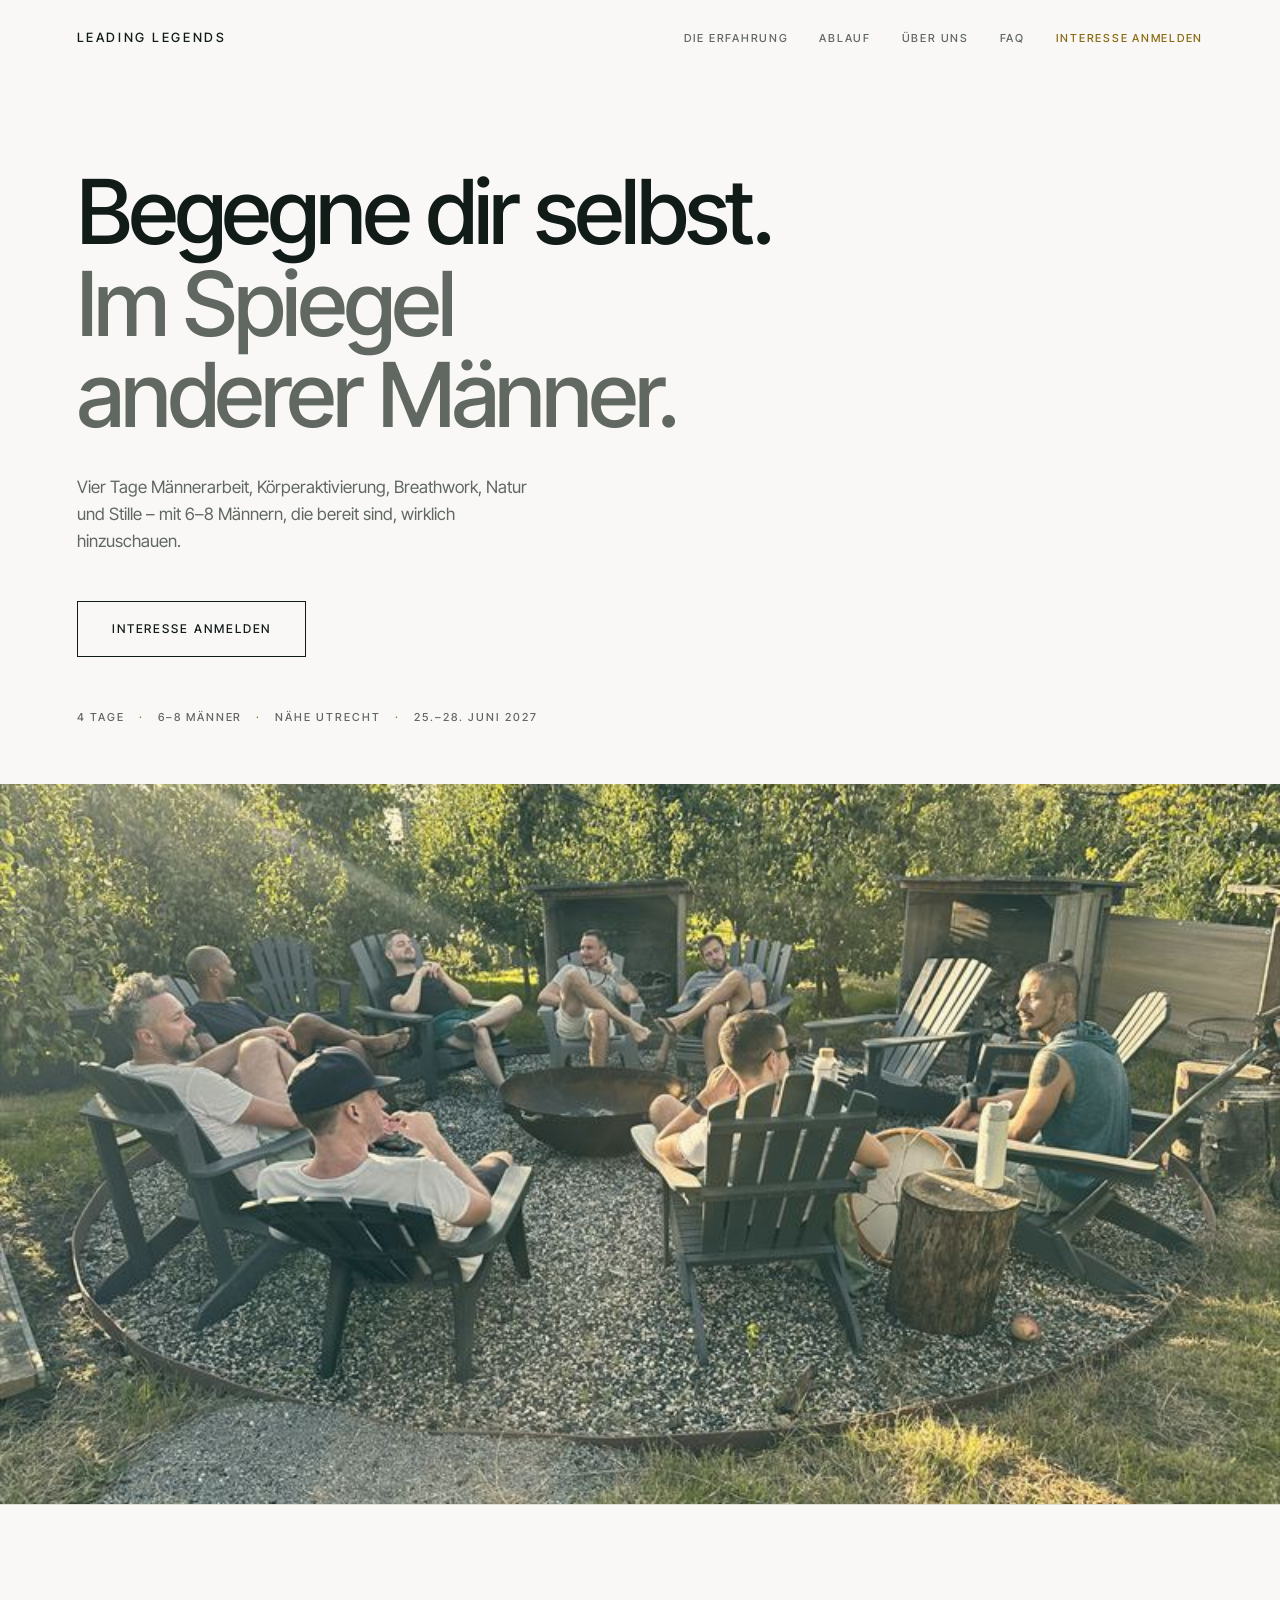
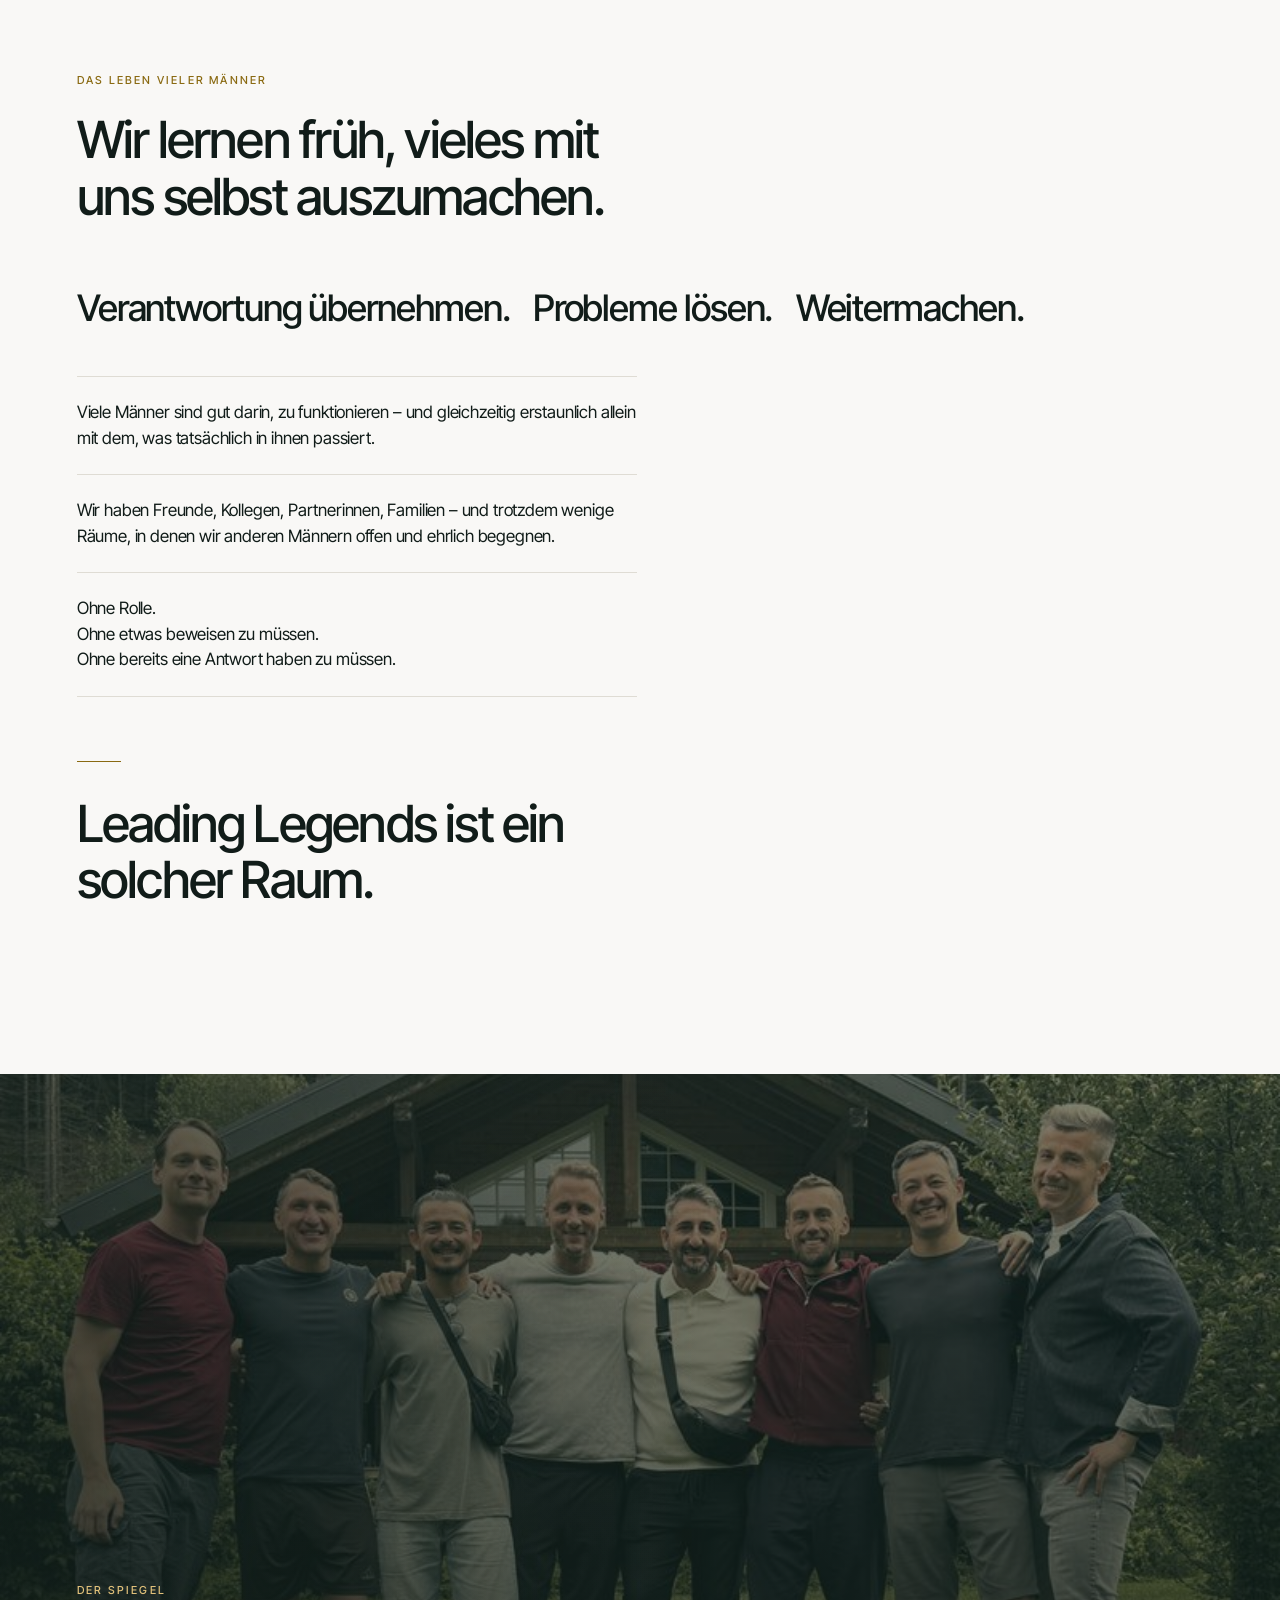
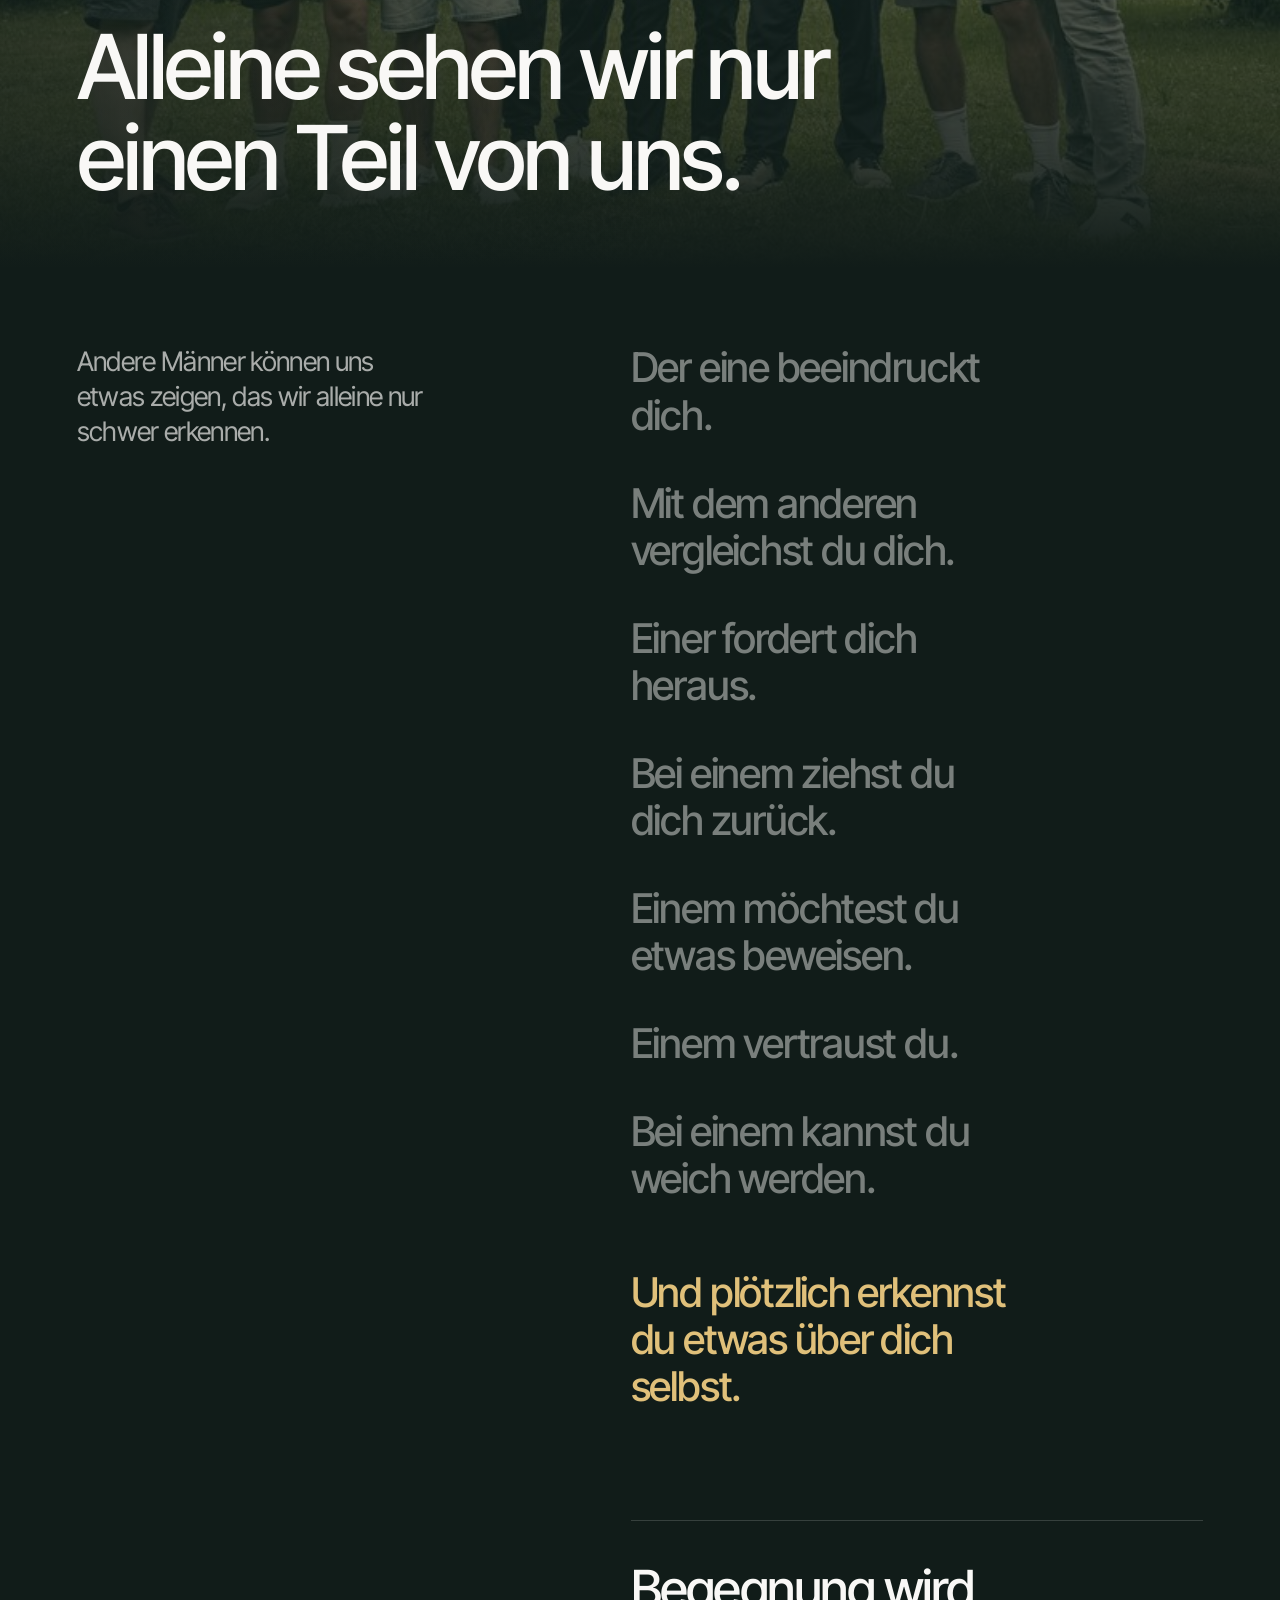
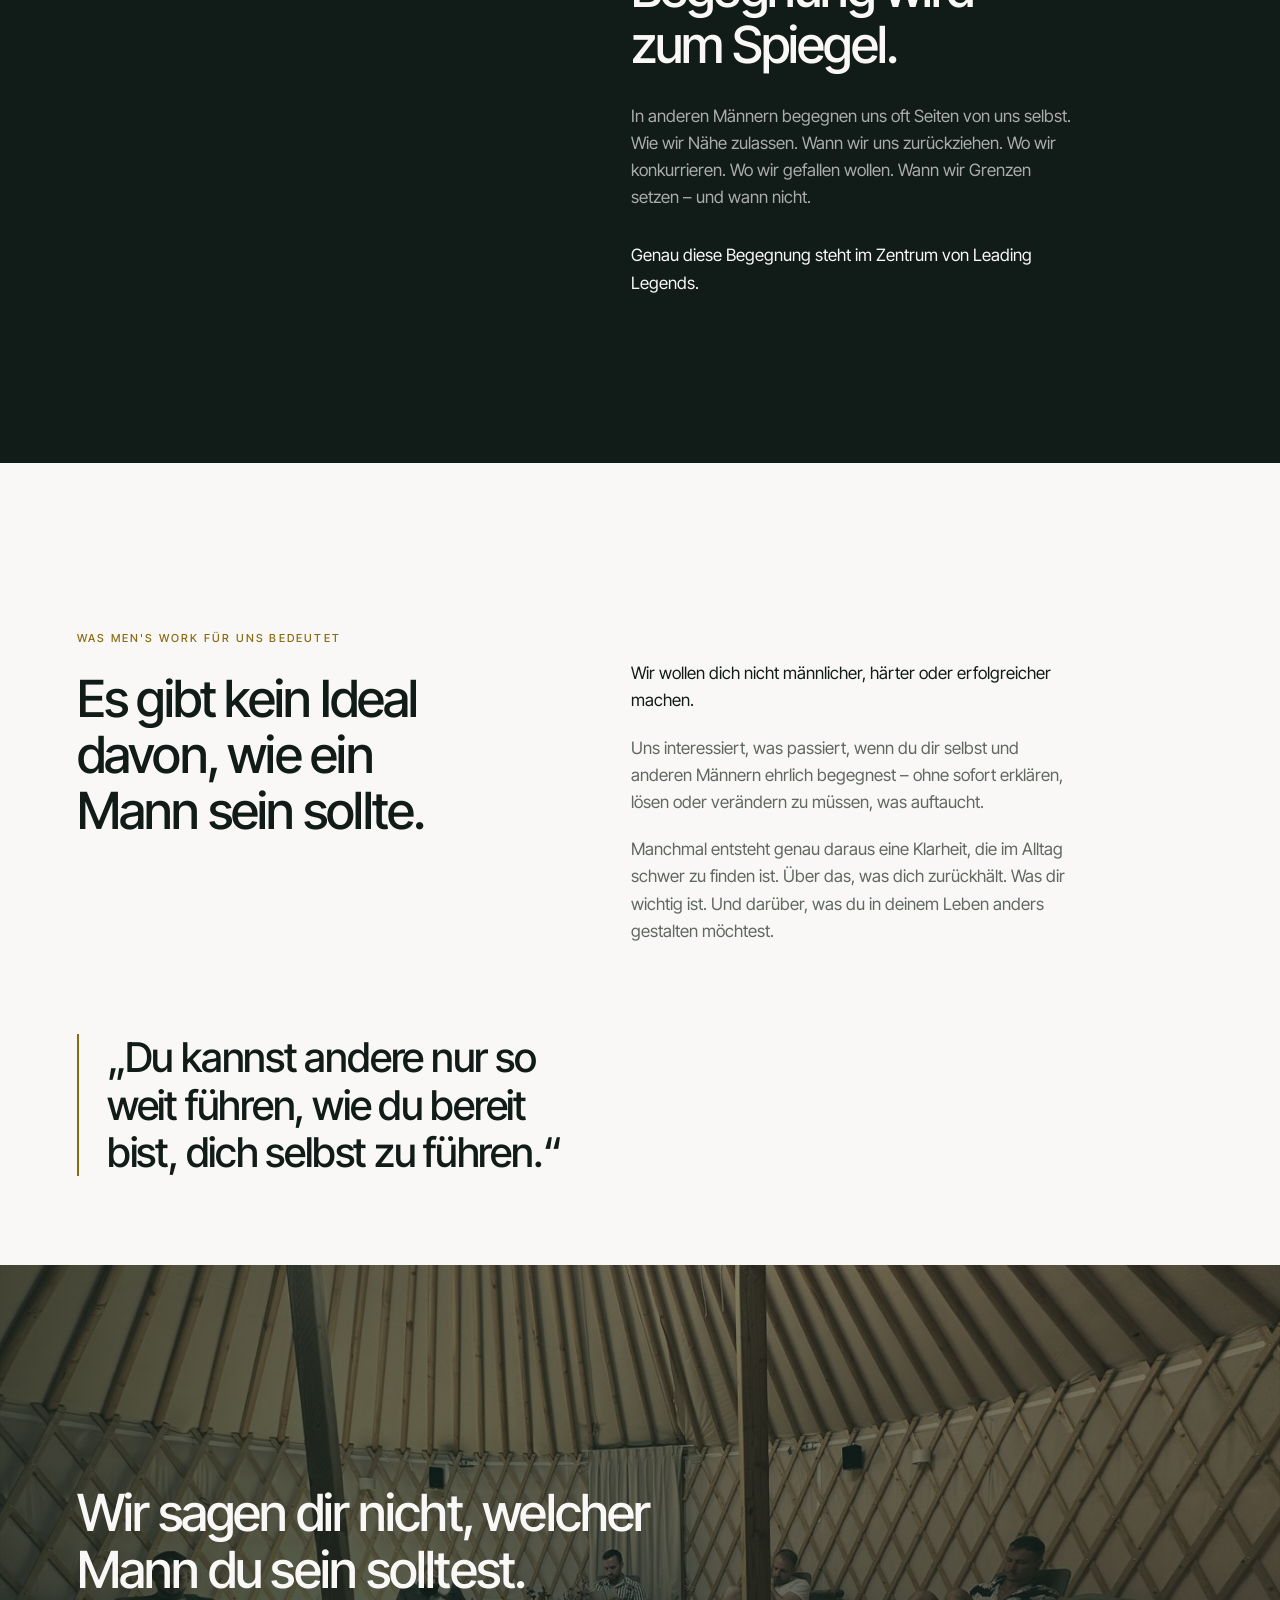
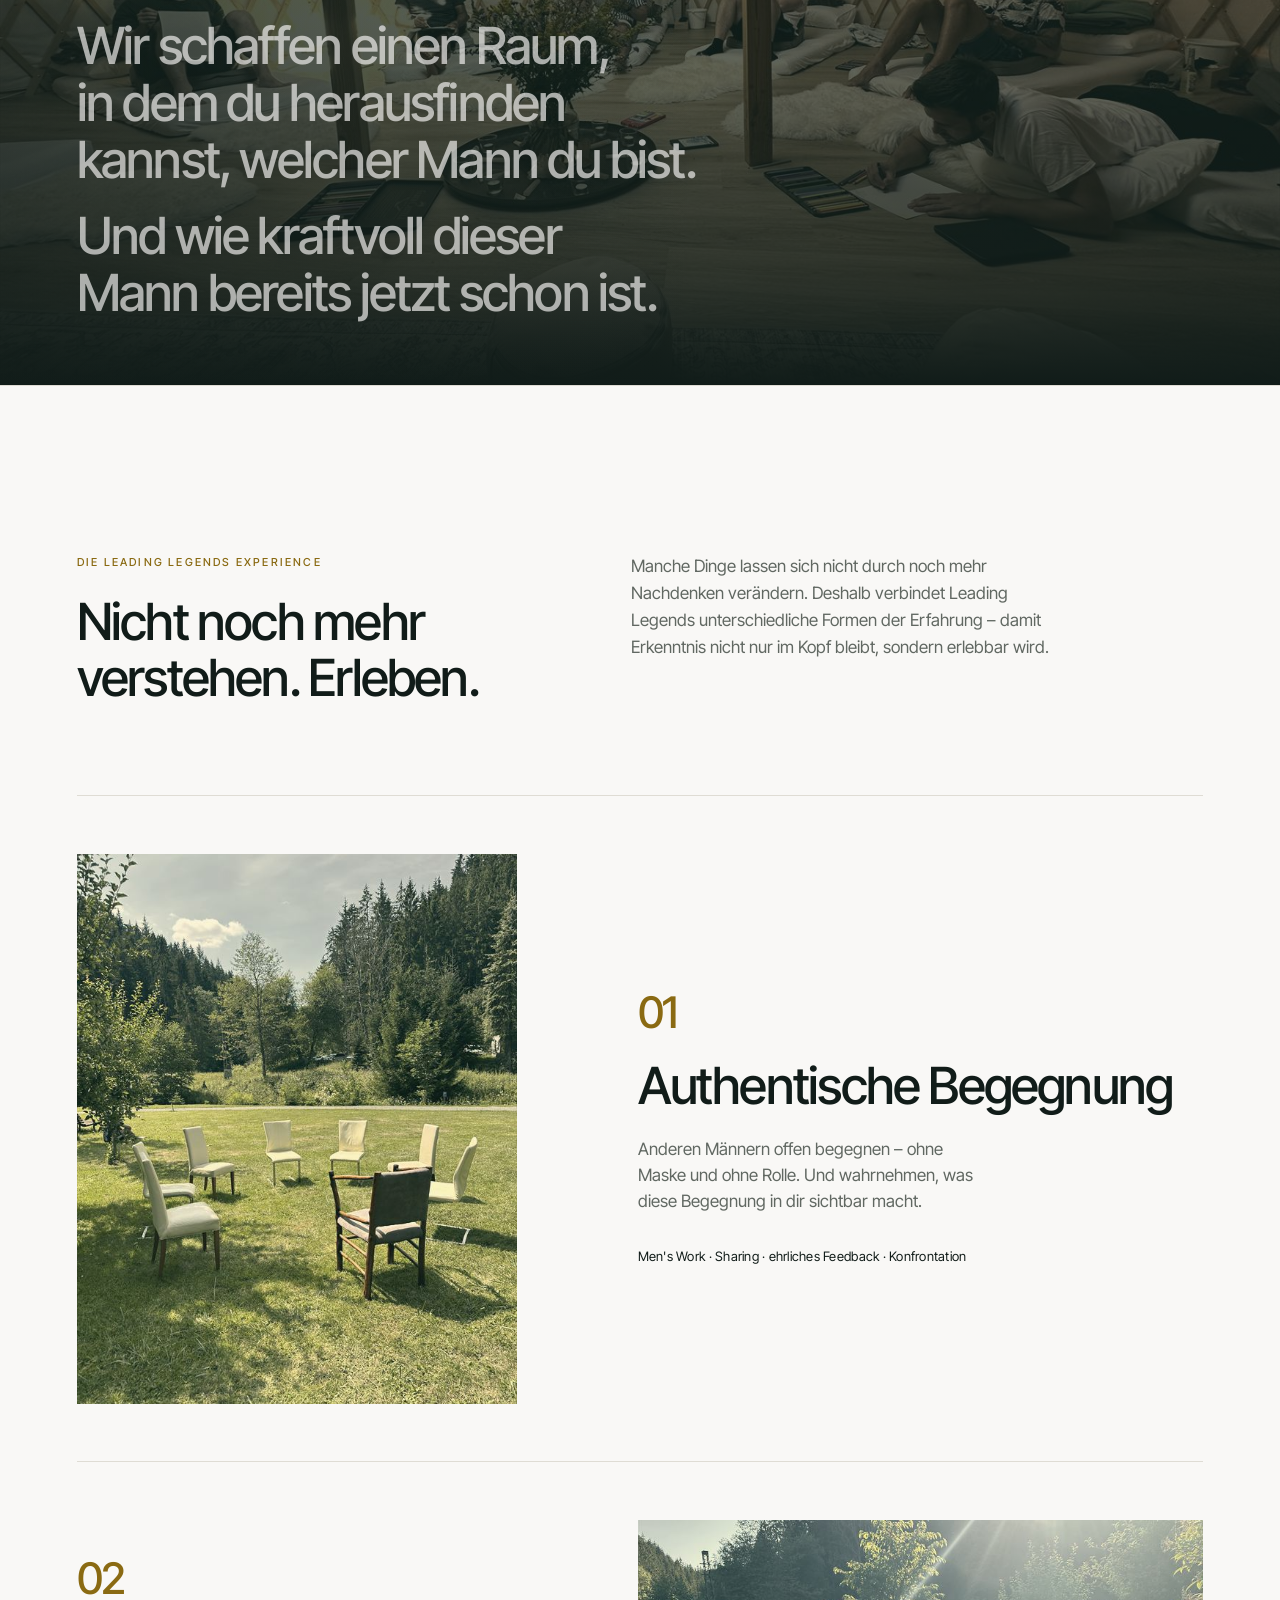
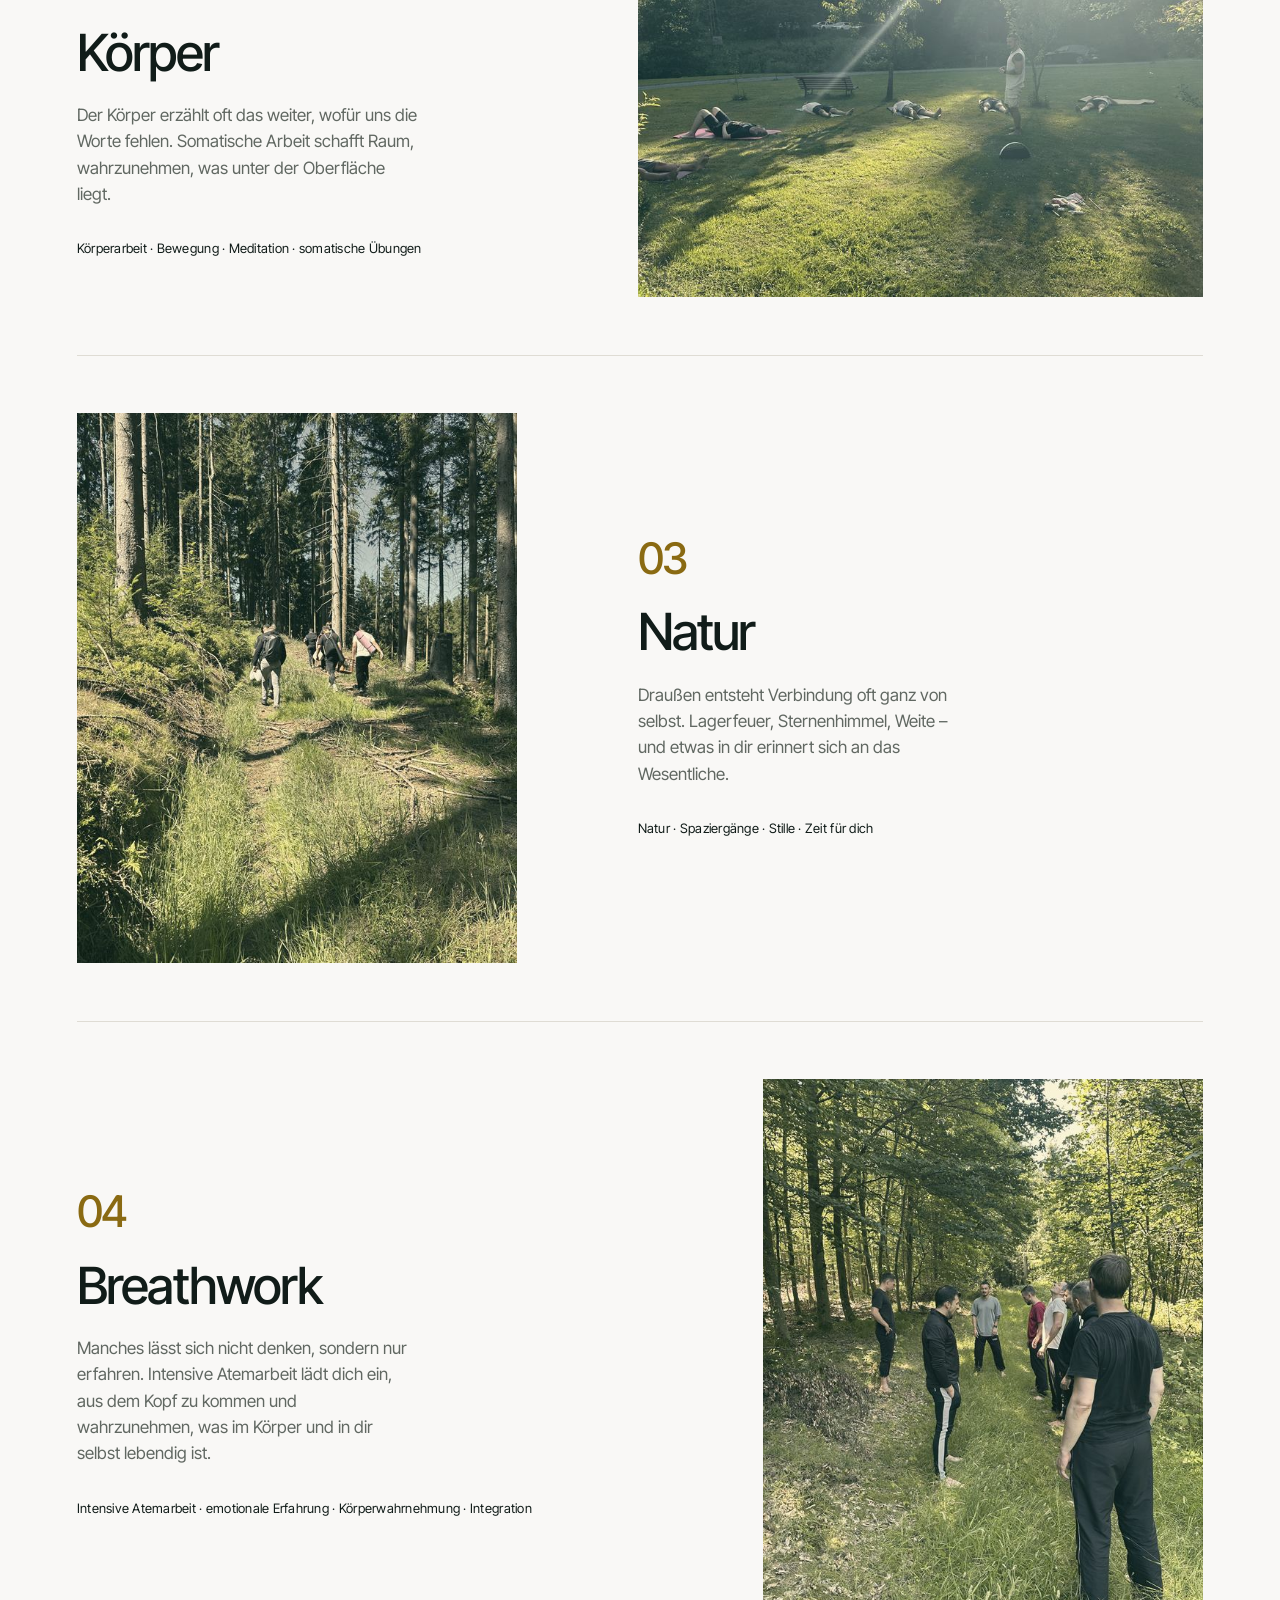
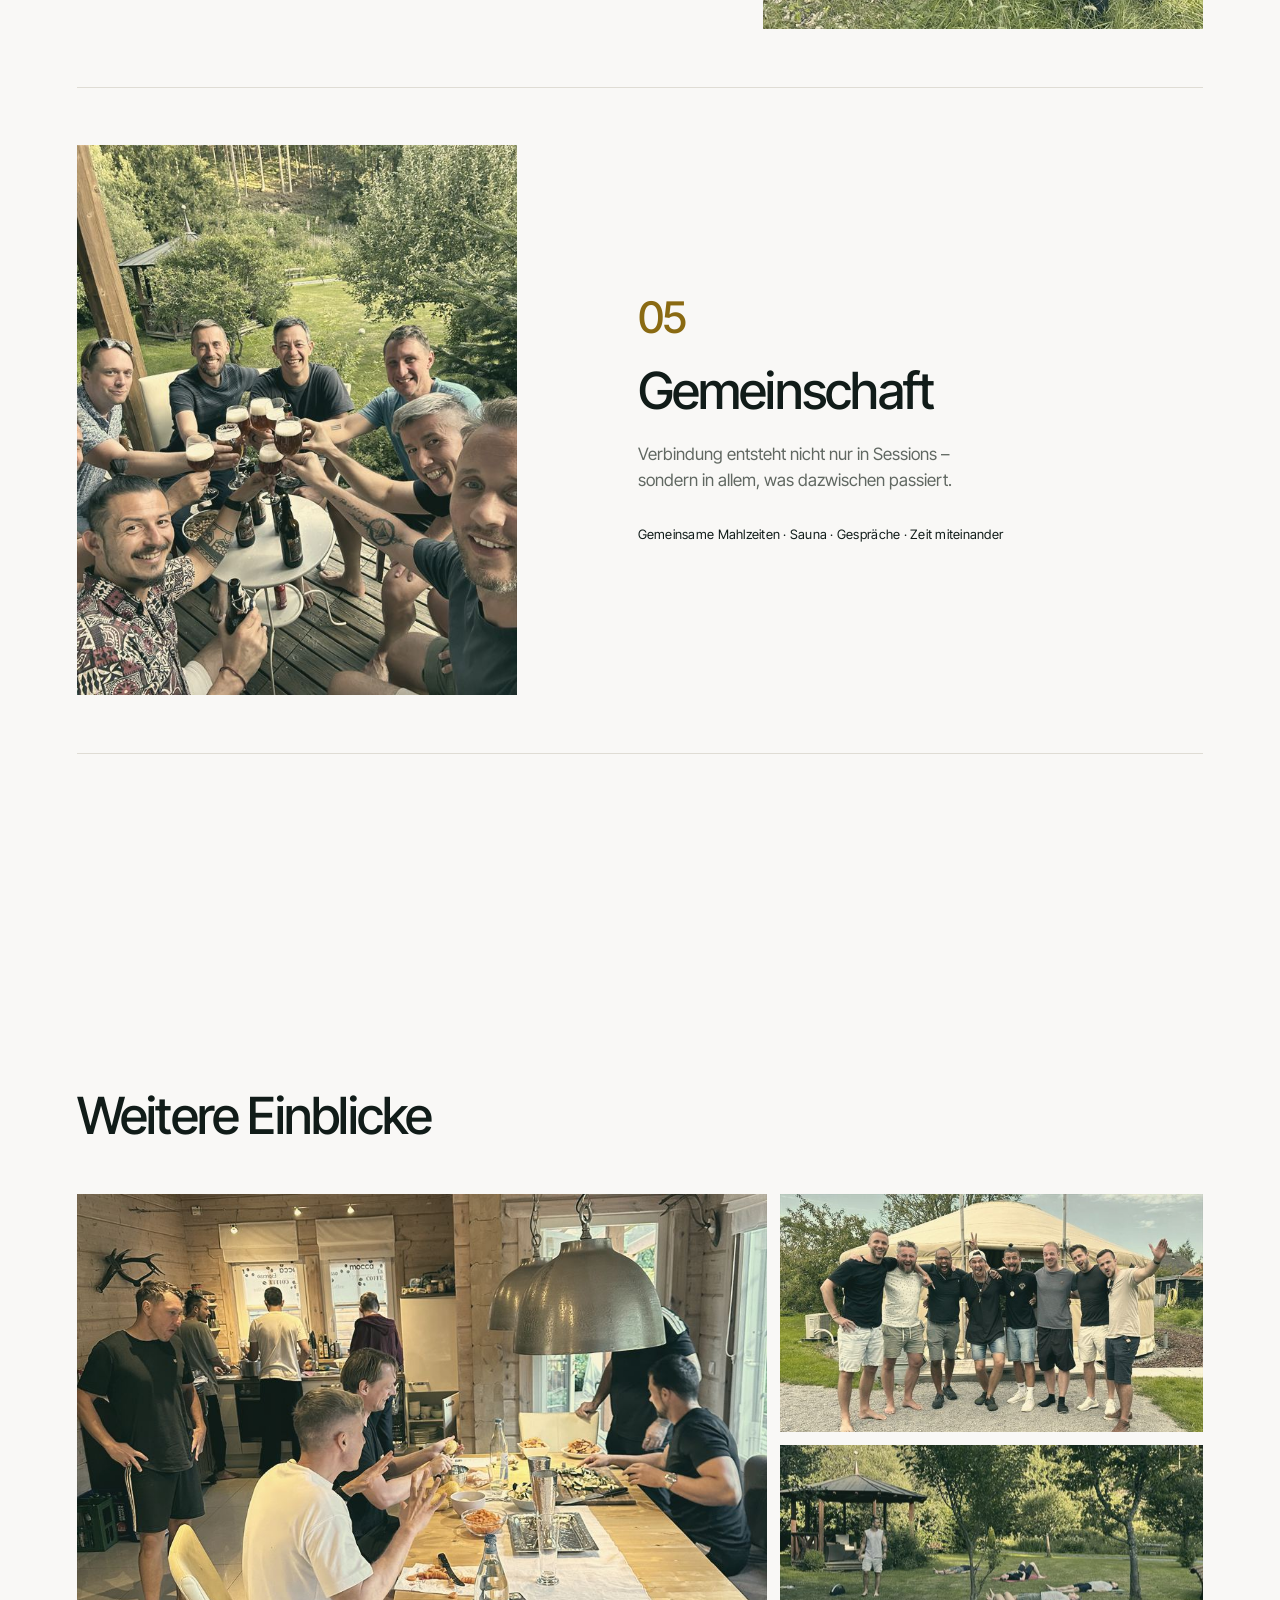
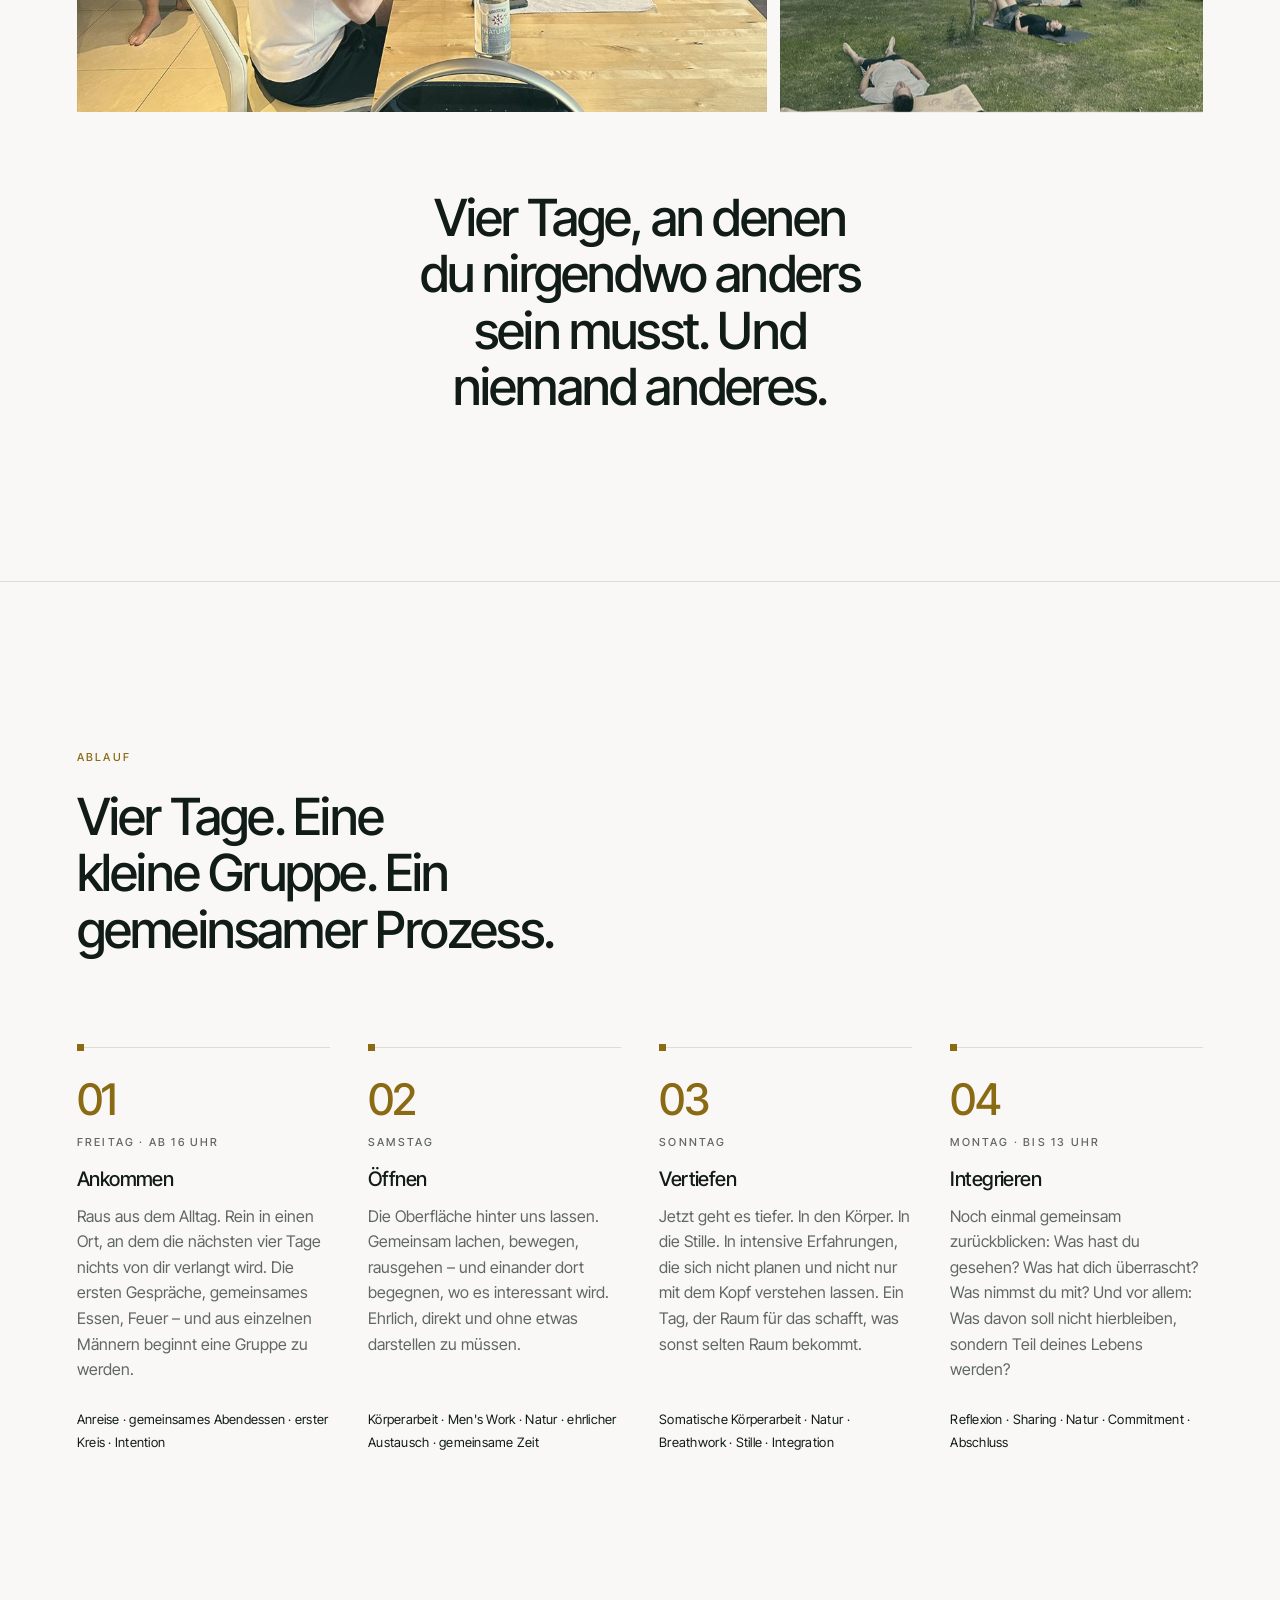
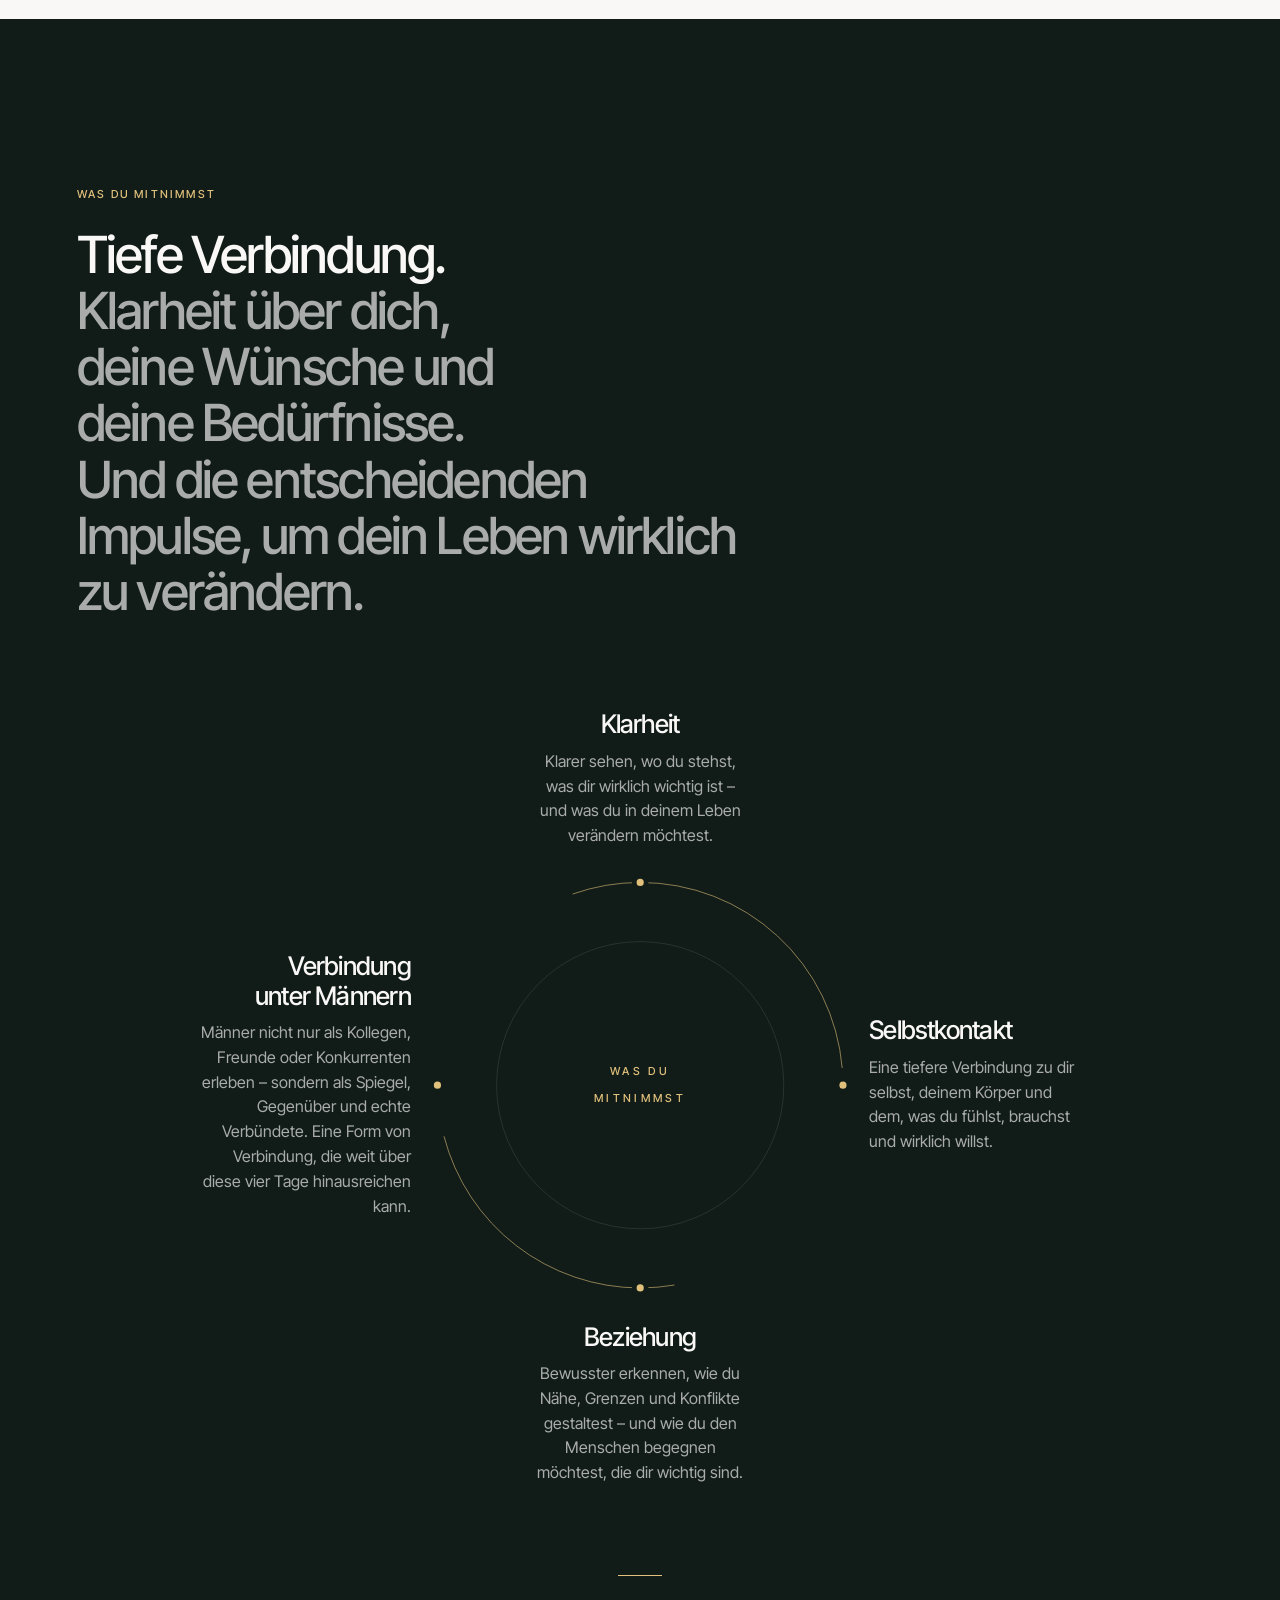
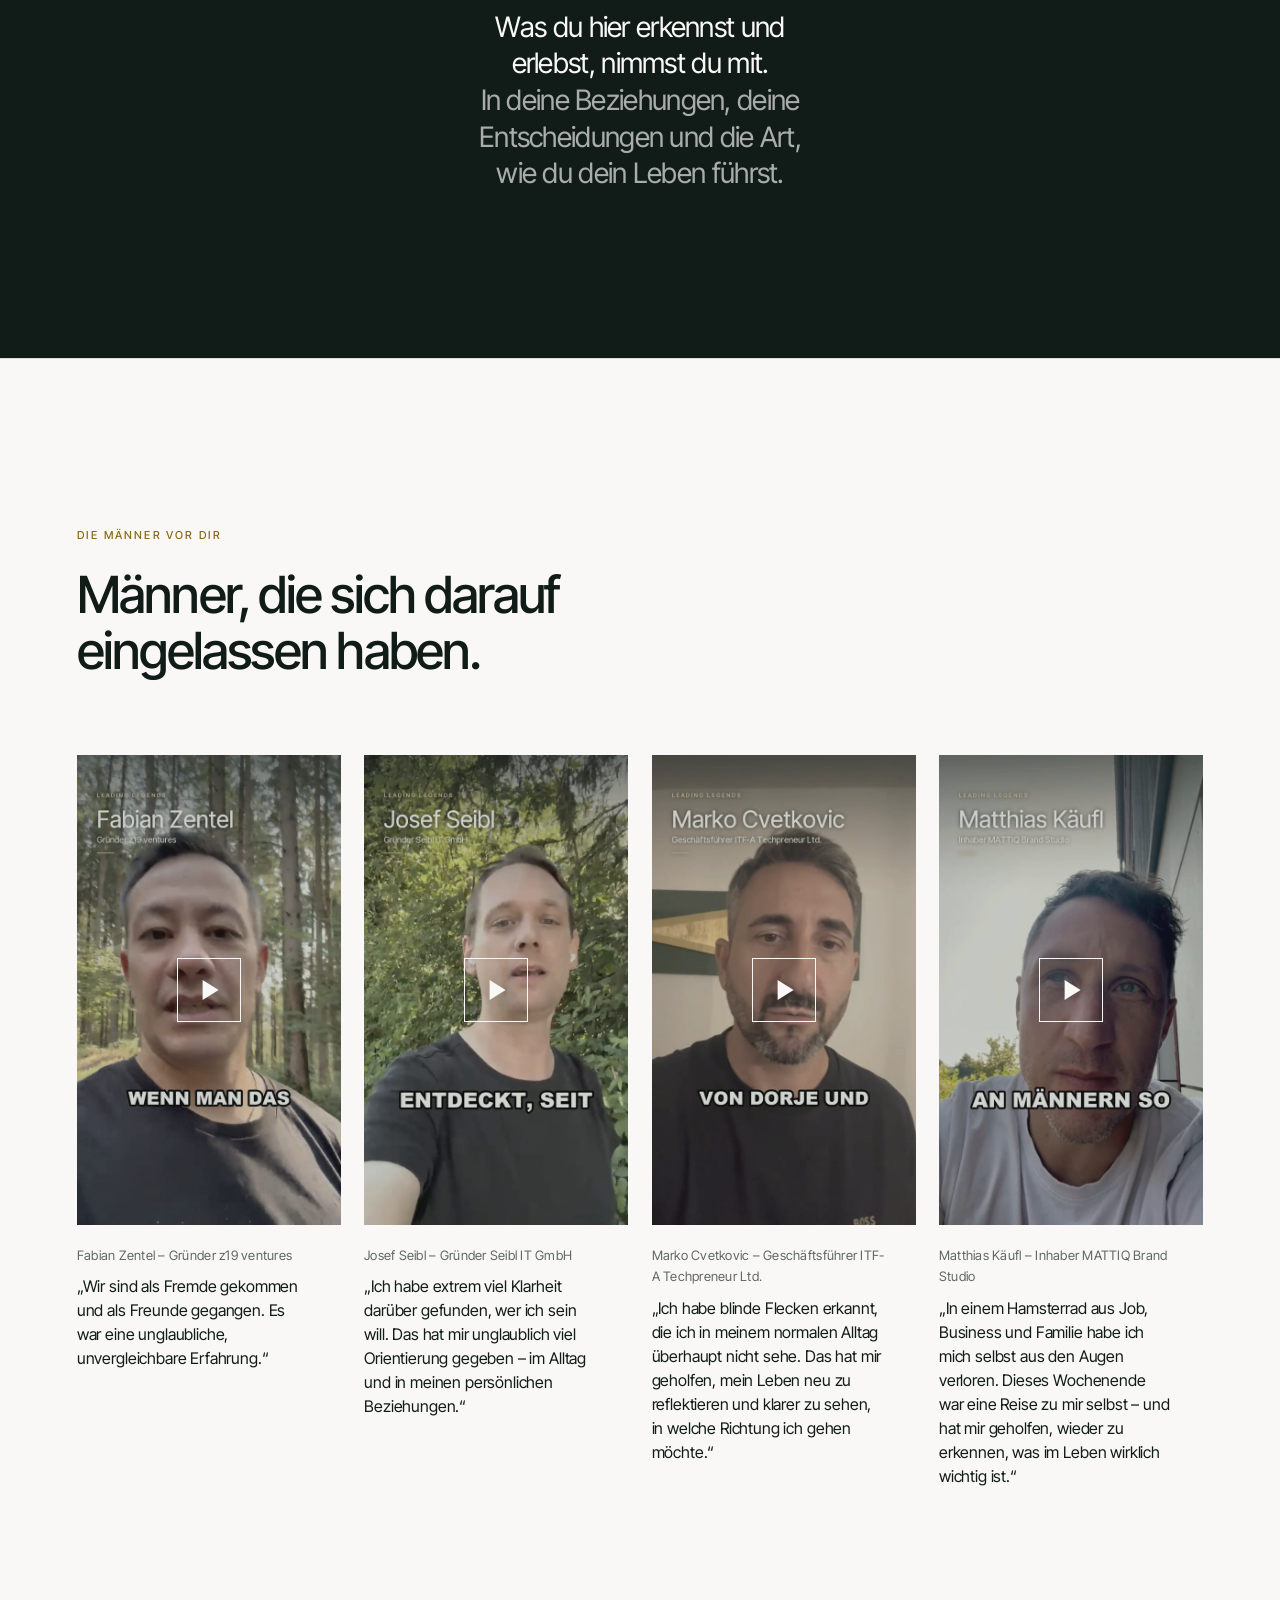
<file: index.html>
<!DOCTYPE html>
<html lang="de">
<head>
<meta charset="utf-8">
<meta name="viewport" content="width=device-width, initial-scale=1">
<script>document.documentElement.classList.add("js")</script>
<title>Leading Legends — Begegne dir selbst. Im Spiegel anderer Männer.</title>
<meta name="description" content="Vier Tage außerhalb deines Alltags. Mit 6–8 Männern, die bereit sind, sich ehrlich zu begegnen – in Gesprächen, Körperarbeit, Natur, Stille und den Momenten dazwischen. Mit Alexander Faubel und Dorje, 25.–28. Juni 2027, Nähe Utrecht.">
<!-- Live seit 02.10.2026, seit 02.11.2026 auf leadinglegends.de -->
<link rel="canonical" href="https://leadinglegends.de/">
<meta property="og:url" content="https://leadinglegends.de/">
<meta property="og:type" content="website">
<meta property="og:locale" content="de_DE">
<meta property="og:title" content="Leading Legends — Begegne dir selbst. Im Spiegel anderer Männer.">
<meta property="og:description" content="Vier Tage außerhalb deines Alltags. Mit 6–8 Männern, die bereit sind, sich ehrlich zu begegnen. 25.–28. Juni 2027, Nähe Utrecht.">
<meta property="og:image" content="https://leadinglegends.de/assets/img/og.jpg?v=3">
<meta property="og:image:width" content="1200">
<meta property="og:image:height" content="630">
<meta property="og:image:alt" content="Acht Männer sitzen im Kreis um eine Feuerschale unter Obstbäumen.">
<meta name="twitter:card" content="summary_large_image">
<meta name="theme-color" content="#F9F8F6">
<link rel="icon" href="data:image/svg+xml,%3Csvg xmlns='http://www.w3.org/2000/svg' viewBox='0 0 32 32'%3E%3Crect width='32' height='32' fill='%23111C19'/%3E%3Crect x='9' y='15' width='14' height='1.4' fill='%23DDCEB9'/%3E%3C/svg%3E">
<link rel="preload" href="assets/fonts/inter-tight-latin.woff2" as="font" type="font/woff2" crossorigin>
<link rel="stylesheet" href="assets/fonts.css?v=11">
<link rel="stylesheet" href="assets/site.css?v=51">
</head>
<body>

<!-- ═══ Strichsymbole — nur Haken und Kreuz, sonst nichts ═══ -->
<svg width="0" height="0" style="position:absolute" aria-hidden="true" focusable="false">
  <defs>
    <symbol id="i-check" viewBox="0 0 24 24"><path d="M4 12.5l5.5 5.5L20 6"/></symbol>
    <symbol id="i-cross" viewBox="0 0 24 24"><path d="M6 6l12 12M18 6L6 18"/></symbol>
  </defs>
</svg>

<a class="skip" href="#main">Zum Inhalt</a>

<header class="head">
  <div class="wrap">
    <a class="mark" href="index.html">Leading Legends</a>
    <nav class="nav" aria-label="Hauptnavigation">
      <a href="#erfahrung">Die Erfahrung</a>
      <a href="#ablauf">Ablauf</a>
      <a href="#ueber-uns">Über uns</a>
      <a href="#faq">FAQ</a>
      <a class="apply" href="https://calendly.com/alexander-faubel-essentiya/kennenlerngespraech" target="_blank" rel="noopener">Interesse anmelden</a>
    </nav>
    <!-- Handy/Tablet (Michi, 30.09.): ein schlankes Menue — Knopf rechts,
         darunter klappt eine Liste mit denselben Zielen auf. Ab 900 px
         unsichtbar, dort stehen die Links in der Kopfzeile. -->
    <button type="button" class="menu-btn" aria-expanded="false" aria-controls="menu" data-menu-btn><span data-menu-label>Menü öffnen</span><i aria-hidden="true"></i></button>
  </div>
  <div class="menu" id="menu" data-menu hidden>
    <nav class="wrap" aria-label="Seitenmenü">
      <a href="#erfahrung">Die Erfahrung</a>
      <a href="#ablauf">Ablauf</a>
      <a href="#ueber-uns">Über uns</a>
      <a href="#faq">FAQ</a>
      <a class="apply" href="https://calendly.com/alexander-faubel-essentiya/kennenlerngespraech" target="_blank" rel="noopener">Interesse anmelden</a>
    </nav>
  </div>
</header>

<main id="main">

  <!-- ═══ 01 · Hero ═══
       Rein typografisch wie beim Executive Reset; das eine Bild darunter
       schliesst den ersten Bildschirm ab und sagt „Natur, Maenner, Stille",
       ohne dass ein Gesicht den ersten Eindruck bestimmt. -->
  <section class="hero">
    <div class="wrap">
      <h1 class="mask" data-reveal><span>Begegne dir selbst. <em>Im Spiegel anderer Männer.</em></span></h1>
      <p class="lead" data-reveal>Vier Tage Männerarbeit, Körperaktivierung, Breathwork, Natur und Stille – mit 6–8 Männern, die bereit sind, wirklich hinzuschauen.</p>
      <div data-reveal><a class="btn" href="https://calendly.com/alexander-faubel-essentiya/kennenlerngespraech" target="_blank" rel="noopener">Interesse anmelden</a></div>
      <ul class="facts-line" data-reveal>
        <li>4 Tage</li>
        <li>6–8 Männer</li>
        <li>Nähe Utrecht</li>
        <li>25.–28. Juni 2027</li>
      </ul>
    </div>
    <!-- Seit V2 (Alexander, 30.09.): die Runde an der Feuerschale (B2)
         statt der Gruppe vor der Hütte. Desktop 16:9 über die volle Breite,
         Handy 4:3. -->
    <div class="hero-media" data-reveal>
      <picture>
        <source media="(max-width:700px)"
                srcset="assets/img/hero-m-800.jpg?v=3 800w, assets/img/hero-m-1200.jpg?v=3 1200w"
                sizes="100vw">
        <img src="assets/img/hero-1400.jpg?v=3"
             srcset="assets/img/hero-900.jpg?v=3 900w, assets/img/hero-1400.jpg?v=3 1400w, assets/img/hero-2000.jpg?v=3 2000w"
             sizes="100vw" width="2000" height="1125" fetchpriority="high"
             alt="Acht Männer sitzen in Holzstühlen im Kreis um eine Feuerschale, einander zugewandt, dahinter Obstbäume im Abendlicht.">
      </picture>
    </div>
  </section>

  <!-- ═══ 02 · Das Leben vieler Männer ═══
       Alexander: „Visual: extrem reduziert." Deshalb kein Bild, nur Saetze
       zwischen Haarlinien. -->
  <section class="life rule" id="leben">
    <div class="wrap">
      <span class="eyebrow" data-reveal>Das Leben vieler Männer</span>
      <h2 class="mask" data-reveal><span>Wir lernen früh, vieles mit uns selbst auszumachen.</span></h2>

      <!-- V2 (Alexander): der Dreiklang hervorgehoben, Copy leicht gekuerzt
           (zwei Zeilen zu einer zusammengezogen, nichts weggelassen). -->
      <p class="life-key" data-reveal><span>Verantwortung übernehmen.</span> <span>Probleme lösen.</span> <span>Weitermachen.</span></p>

      <div class="life-lines">
        <p data-reveal>Viele Männer sind gut darin, zu funktionieren – und gleichzeitig erstaunlich allein mit dem, was tatsächlich in ihnen passiert.</p>
        <p data-reveal>Wir haben Freunde, Kollegen, Partnerinnen, Familien – und trotzdem wenige Räume, in denen wir anderen Männern offen und ehrlich begegnen.</p>
        <p class="trio" data-reveal><span>Ohne Rolle.</span><span>Ohne etwas beweisen zu müssen.</span><span>Ohne bereits eine Antwort haben zu müssen.</span></p>
      </div>

      <p class="life-close" data-reveal>Leading Legends ist ein solcher Raum.</p>
    </div>
  </section>

  <!-- ═══ 03 · Der Spiegel ═══
       Alexander wollte diese Sektion gross: dunkel, ein grossformatiges
       Foto, wenig Text, die Saetze nacheinander erfahrbar.
       Seit 28.09. ist das Foto B2 (die Runde an der Feuerschale, Michi).
       Seit 28.09. abends (Michi): das Bild liegt als dunkle Buehne im
       Hintergrund wie beim Schluss-Kapitel, „Der Spiegel“ und die
       Ueberschrift tauchen darin auf. Darunter bleibt der Satz „Andere
       Maenner koennen uns etwas zeigen …“ stehen, waehrend die
       Spiegel-Saetze daneben vorbeiziehen (Handy: sie klappen einzeln auf). -->
  <section class="mirror on-ink" id="spiegel">
    <div class="mirror-stage">
      <!-- V2: die Feuer-Runde ist in den Hero gewandert (Alexander). Hier
           seit 30.09. B1 — die Gruppe Arm in Arm vor der Huette (Michi). -->
      <div class="mirror-bg">
        <picture>
          <source media="(max-width:700px)"
                  srcset="assets/img/spiegel-m-800.jpg?v=4 800w, assets/img/spiegel-m-1200.jpg?v=4 1200w"
                  sizes="100vw">
          <img src="assets/img/spiegel-1400.jpg?v=4"
               srcset="assets/img/spiegel-900.jpg?v=4 900w, assets/img/spiegel-1400.jpg?v=4 1400w, assets/img/spiegel-2000.jpg?v=4 2000w"
               sizes="100vw" width="2000" height="1125" loading="lazy"
               alt="Acht Männer stehen Arm in Arm auf einer Wiese vor einer Holzhütte am Waldrand und lachen in die Kamera.">
        </picture>
      </div>
      <div class="wrap">
        <span class="eyebrow" data-reveal>Der Spiegel</span>
        <h2 class="mask" data-reveal><span>Alleine sehen wir nur einen Teil von uns.</span></h2>
      </div>
    </div>

    <div class="wrap">
      <div class="mirror-grid">
        <p class="mirror-premise" data-reveal>Andere Männer können uns etwas zeigen, das wir alleine nur schwer erkennen.</p>

        <div>
          <div class="mirror-lines" data-mirror>
            <p><span>Der eine beeindruckt dich.</span></p>
            <p><span>Mit dem anderen vergleichst du dich.</span></p>
            <p><span>Einer fordert dich heraus.</span></p>
            <p><span>Bei einem ziehst du dich zurück.</span></p>
            <p><span>Einem möchtest du etwas beweisen.</span></p>
            <p><span>Einem vertraust du.</span></p>
            <p><span>Bei einem kannst du weich werden.</span></p>
            <p class="turn"><span>Und plötzlich erkennst du etwas über dich selbst.</span></p>
          </div>

          <div class="mirror-close" data-reveal>
            <h3>Begegnung wird zum Spiegel.</h3>
            <p>In anderen Männern begegnen uns oft Seiten von uns selbst. Wie wir Nähe zulassen. Wann wir uns zurückziehen. Wo wir konkurrieren. Wo wir gefallen wollen. Wann wir Grenzen setzen – und wann nicht.</p>
            <p class="mirror-core">Genau diese Begegnung steht im Zentrum von Leading Legends.</p>
          </div>
        </div>
      </div>
    </div>
  </section>

  <!-- ═══ 04 · Was Men's Work für uns bedeutet ═══ -->
  <section class="work" id="menswork">
    <div class="wrap">
      <div class="duo">
        <div>
          <span class="eyebrow" data-reveal>Was Men's Work für uns bedeutet</span>
          <h2 class="mask" data-reveal><span>Es gibt kein Ideal davon, wie ein Mann sein sollte.</span></h2>
        </div>
        <!-- V2 (Alexander): um rund 40 % gekuerzt — zwei Saetze statt
             Lead + drei Fragen. -->
        <div>
          <p class="lead" data-reveal>Wir wollen dich nicht männlicher, härter oder erfolgreicher machen.</p>
          <p class="lead" data-reveal>Uns interessiert, was passiert, wenn du dir selbst und anderen Männern ehrlich begegnest – ohne sofort erklären, lösen oder verändern zu müssen, was auftaucht.</p>
          <!-- Alexander, 06.10. (Kundenbereich): Ergaenzung nach „…auftaucht" -->
          <p class="lead" data-reveal>Manchmal entsteht genau daraus eine Klarheit, die im Alltag schwer zu finden ist. Über das, was dich zurückhält. Was dir wichtig ist. Und darüber, was du in deinem Leben anders gestalten möchtest.</p>
        </div>
      </div>

      <!-- Alexander, 06.10.: das Zitat als Eyecatcher — was Leading Legends
           von anderen Maennerseminaren unterscheidet. Gross, eigene Zeile,
           feiner Goldstrich davor. -->
      <blockquote class="work-quote" data-reveal><p>„Du kannst andere nur so weit führen, wie du bereit bist, dich selbst zu führen.“</p></blockquote>

    </div>

    <!-- Das Zitat als dunkle Buehne (Michi, 28.09., wie beim Spiegel): B3-1,
         die Jurte von innen mit den Maennern auf dem Boden, liegt tief im
         Gruenschwarz, der Satz steht gross darueber. Darunter nur noch die
         Gruppe vor der Jurte und die Maenner im Gras — die Jurte taucht
         dort nicht noch einmal auf. -->
    <div class="work-stage on-ink">
      <div class="mirror-bg">
        <img src="assets/img/b3-1-1400.jpg?v=2" srcset="assets/img/b3-1-800.jpg?v=2 800w, assets/img/b3-1-1400.jpg?v=2 1400w"
             sizes="100vw" width="1400" height="1050" loading="lazy"
             alt="Männer sitzen und liegen auf Matten in einer hellen Jurte, in der Mitte eine kleine Blume.">
      </div>
      <div class="wrap">
        <p class="pull" data-reveal><span>Wir sagen dir nicht, welcher Mann du sein solltest.</span><span>Wir schaffen einen Raum, in dem du herausfinden kannst, welcher Mann du bist.</span><span>Und wie kraftvoll dieser Mann bereits jetzt schon ist.</span></p>
      </div>
    </div>
    <!-- Unter der Buehne steht seit 30.09. kein Bild mehr (Michi) — die
         Gruppe vor der Jurte (B3-2) ist in die Fotostrecke gewandert. -->
  </section>

  <!-- ═══ 05 · Die Erfahrung — fünf Dimensionen, editorial ═══
       V2 (Alexander, 30.09.): keine Kartenoptik mehr. Jede Dimension ist
       eine Zeile — Bild und Text wechseln die Seite, die Bildformate
       wechseln mit (hochkant, quer, hochkant). „Reibung“ steht bewusst
       ohne Bild als typografische Zeile: kein Foto im Material zeigt
       Konfrontation, und der Rhythmus braucht ohnehin einen Atemzug. -->
  <section class="experience rule" id="erfahrung">
    <div class="wrap">
      <div class="duo">
        <div>
          <span class="eyebrow" data-reveal>Die Leading Legends <span lang="en">Experience</span></span>
          <h2 class="mask" data-reveal><span>Nicht noch mehr verstehen. Erleben.</span></h2>
        </div>
        <p class="lead" data-reveal>Manche Dinge lassen sich nicht durch noch mehr Nachdenken verändern. Deshalb verbindet Leading Legends unterschiedliche Formen der Erfahrung – damit Erkenntnis nicht nur im Kopf bleibt, sondern erlebbar wird.</p>
      </div>

      <div class="dims">
        <article class="dim" data-reveal>
          <figure class="dim-media dim-media--tall">
            <img src="assets/img/dim-1-600.jpg?v=3" srcset="assets/img/dim-1-600.jpg?v=3 600w, assets/img/dim-1-1000.jpg?v=3 1000w"
                 sizes="(min-width:900px) 38vw, 92vw" width="1000" height="1250" loading="lazy"
                 alt="Ein Kreis aus leeren Stühlen auf einer Wiese vor dem Wald.">
          </figure>
          <div class="dim-text">
            <span class="dim-num">01</span>
            <h3>Authentische Begegnung</h3>
            <p>Anderen Männern offen begegnen – ohne Maske und ohne Rolle. Und wahrnehmen, was diese Begegnung in dir sichtbar macht.</p>
            <p class="tags">Men's Work · Sharing · ehrliches Feedback · Konfrontation</p>
          </div>
        </article>
        <article class="dim" data-reveal>
          <figure class="dim-media dim-media--wide">
            <img src="assets/img/dim-2-800.jpg?v=3" srcset="assets/img/dim-2-800.jpg?v=3 800w, assets/img/dim-2-1400.jpg?v=3 1400w"
                 sizes="(min-width:900px) 50vw, 92vw" width="1400" height="933" loading="lazy"
                 alt="Männer liegen auf Matten im Gras, die Sonne fällt schräg durch die Bäume.">
          </figure>
          <div class="dim-text">
            <span class="dim-num">02</span>
            <h3>Körper</h3>
            <p>Der Körper erzählt oft das weiter, wofür uns die Worte fehlen. Somatische Arbeit schafft Raum, wahrzunehmen, was unter der Oberfläche liegt.</p>
            <p class="tags">Körperarbeit · Bewegung · Meditation · somatische Übungen</p>
          </div>
        </article>
        <article class="dim" data-reveal>
          <figure class="dim-media dim-media--tall">
            <img src="assets/img/dim-3-600.jpg?v=3" srcset="assets/img/dim-3-600.jpg?v=3 600w, assets/img/dim-3-1000.jpg?v=4 1000w"
                 sizes="(min-width:900px) 38vw, 92vw" width="1000" height="1250" loading="lazy"
                 alt="Ein schmaler Waldweg, weit vorn gehen ein paar Männer zwischen den Bäumen.">
          </figure>
          <div class="dim-text">
            <span class="dim-num">03</span>
            <h3>Natur</h3>
            <p>Draußen entsteht Verbindung oft ganz von selbst. Lagerfeuer, Sternenhimmel, Weite – und etwas in dir erinnert sich an das Wesentliche.</p>
            <p class="tags">Natur · Spaziergänge · Stille · Zeit für dich</p>
          </div>
        </article>
        <article class="dim" data-reveal>
          <figure class="dim-media dim-media--tall">
            <img src="assets/img/dim-4-600.jpg?v=3" srcset="assets/img/dim-4-600.jpg?v=3 600w, assets/img/dim-4-1000.jpg?v=3 1000w"
                 sizes="(min-width:900px) 38vw, 92vw" width="1000" height="1250" loading="lazy"
                 alt="Männer stehen sich auf einer Waldlichtung im Kreis gegenüber.">
          </figure>
          <div class="dim-text">
            <span class="dim-num">04</span>
            <h3>Breathwork</h3>
            <p>Manches lässt sich nicht denken, sondern nur erfahren. Intensive Atemarbeit lädt dich ein, aus dem Kopf zu kommen und wahrzunehmen, was im Körper und in dir selbst lebendig ist.</p>
            <p class="tags">Intensive Atemarbeit · emotionale Erfahrung · Körperwahrnehmung · Integration</p>
          </div>
        </article>
        <article class="dim" data-reveal>
          <figure class="dim-media dim-media--tall">
            <img src="assets/img/b4-2-600.jpg?v=2" srcset="assets/img/b4-2-600.jpg?v=2 600w, assets/img/b4-2-1000.jpg?v=2 1000w"
                 sizes="(min-width:900px) 38vw, 92vw" width="1000" height="1250" loading="lazy"
                 alt="Männer stoßen auf einer Terrasse lachend mit ihren Gläsern an.">
          </figure>
          <div class="dim-text">
            <span class="dim-num">05</span>
            <h3>Gemeinschaft</h3>
            <p>Verbindung entsteht nicht nur in Sessions – sondern in allem, was dazwischen passiert.</p>
            <p class="tags">Gemeinsame Mahlzeiten · Sauna · Gespräche · Zeit miteinander</p>
          </div>
        </article>
      </div>
    </div>
  </section>

  <!-- ═══ 06 · Bilder — Fotostrecke, Magazin statt Raster ═══
       V2 (Alexander): ein grosses Key Image (Kochen) plus zwei kleinere,
       nicht vier gleiche Kacheln. Seit 30.09. (Michi): rechts oben die
       Gruppe vor der Jurte (B3-2, ungeschnitten 16:9) statt der Maenner mit
       den Matten. Desktop: Kochen links 4:3 ueber zwei Reihen, rechts die
       Gruppe und darunter die Matten auf der Wiese, die den Rest fuellen.
       Handy: alles untereinander. -->
  <section class="strip" id="bilder">
    <div class="wrap">
      <h2 class="strip-head mask" data-reveal><span>Weitere Einblicke</span></h2>
      <div class="strip-mag" data-reveal>
        <figure class="sm-key">
          <img src="assets/img/kochen-1000.jpg?v=4" srcset="assets/img/kochen-700.jpg?v=4 700w, assets/img/kochen-1000.jpg?v=4 1000w, assets/img/kochen-1600.jpg?v=4 1600w"
               sizes="(min-width:1320px) 700px, (min-width:900px) 56vw, 92vw" width="1600" height="1200" loading="lazy"
               alt="Männer bereiten in einer hellen Holzküche gemeinsam das Essen zu.">
        </figure>
        <figure class="sm-a">
          <img src="assets/img/b3-2-700.jpg?v=2" srcset="assets/img/b3-2-700.jpg?v=2 700w, assets/img/b3-2-1200.jpg?v=2 1200w"
               sizes="(min-width:1320px) 430px, (min-width:900px) 36vw, 92vw" width="1200" height="675" loading="lazy"
               alt="Acht Männer stehen Arm in Arm vor einer Jurte, lachen und albern in die Kamera.">
        </figure>
        <figure class="sm-b">
          <img src="assets/img/b4-3-600.jpg?v=2" srcset="assets/img/b4-3-600.jpg?v=2 600w, assets/img/b4-3-1000.jpg?v=2 1000w"
               sizes="(min-width:1320px) 430px, (min-width:900px) 36vw, 92vw" width="1000" height="1250" loading="lazy"
               alt="Männer liegen still auf Matten auf einer Wiese, einer steht am Pavillon.">
        </figure>
      </div>
      <p class="strip-line" data-reveal>Vier Tage, an denen du nirgendwo anders sein musst. Und niemand anderes.</p>
    </div>
  </section>

  <!-- ═══ 07 · Ablauf — die vier Tage ═══
       V2 (Alexander): je Tag eine Zeile mit konkreten Beispielen, die
       Beschreibungen um die abstrakten Begriffe gekuerzt (nichts neu
       formuliert, nur gestrichen). Wochentage und Zeiten aus den Eckdaten
       (25.–28. Juni 2027 = Freitag bis Montag). Der Schlusssatz ist
       Alexanders Satz aus der FAQ. -->
  <section class="days rule" id="ablauf">
    <div class="wrap">
      <span class="eyebrow" data-reveal>Ablauf</span>
      <h2 class="mask" data-reveal><span>Vier Tage. Eine kleine Gruppe. Ein gemeinsamer Prozess.</span></h2>

      <div class="days-line">
        <article class="day" data-reveal>
          <span class="day-num">01</span>
          <p class="day-when">Freitag · ab 16 Uhr</p>
          <h3>Ankommen</h3>
          <p>Raus aus dem Alltag. Rein in einen Ort, an dem die nächsten vier Tage nichts von dir verlangt wird. Die ersten Gespräche, gemeinsames Essen, Feuer – und aus einzelnen Männern beginnt eine Gruppe zu werden.</p>
          <p class="tags">Anreise · gemeinsames Abendessen · erster Kreis · Intention</p>
        </article>
        <article class="day" data-reveal>
          <span class="day-num">02</span>
          <p class="day-when">Samstag</p>
          <h3>Öffnen</h3>
          <p>Die Oberfläche hinter uns lassen. Gemeinsam lachen, bewegen, rausgehen – und einander dort begegnen, wo es interessant wird. Ehrlich, direkt und ohne etwas darstellen zu müssen.</p>
          <p class="tags">Körperarbeit · Men's Work · Natur · ehrlicher Austausch · gemeinsame Zeit</p>
        </article>
        <article class="day" data-reveal>
          <span class="day-num">03</span>
          <p class="day-when">Sonntag</p>
          <h3>Vertiefen</h3>
          <p>Jetzt geht es tiefer. In den Körper. In die Stille. In intensive Erfahrungen, die sich nicht planen und nicht nur mit dem Kopf verstehen lassen. Ein Tag, der Raum für das schafft, was sonst selten Raum bekommt.</p>
          <p class="tags">Somatische Körperarbeit · Natur · Breathwork · Stille · Integration</p>
        </article>
        <article class="day" data-reveal>
          <span class="day-num">04</span>
          <p class="day-when">Montag · bis 13 Uhr</p>
          <h3>Integrieren</h3>
          <p>Noch einmal gemeinsam zurückblicken: Was hast du gesehen? Was hat dich überrascht? Was nimmst du mit? Und vor allem: Was davon soll nicht hierbleiben, sondern Teil deines Lebens werden?</p>
          <p class="tags">Reflexion · Sharing · Natur · Commitment · Abschluss</p>
        </article>
      </div>
    </div>
  </section>

  <!-- ═══ 08 · Was bleibt ═══
       Seit 28.09. (Michi, nach seiner Vorlage „Was du mitnimmst – Grafik“):
       dunkles Kapitel, die sechs Erfahrungsraeume im Kreis — ein Goldring mit
       sechs Punkten, die Raeume aussen daran. Als HTML gebaut statt als Bild,
       damit die Schrift scharf, lesbar und auf dem Handy umbrechbar bleibt.
       Handy/Tablet: die Raeume untereinander an einer Goldlinie. -->
  <section class="remains on-ink" id="bleibt">
    <div class="wrap">
      <span class="eyebrow" data-reveal>Was du mitnimmst</span>
      <h2 class="mask" data-reveal><span>Tiefe Verbindung. <span>Klarheit über dich, deine Wünsche und deine Bedürfnisse.<br>Und die entscheidenden Impulse, um dein Leben wirklich zu verändern.</span></span></h2>

      <!-- V2 (Alexander): vier statt sechs — der Ring hat jetzt vier Punkte
           (oben, rechts, unten, links). -->
      <div class="orbit orbit--4">
        <div class="orbit-ring" aria-hidden="true" data-reveal>
          <svg viewBox="0 0 100 100" focusable="false">
            <circle class="ring-in" cx="50" cy="50" r="34"/>
            <circle class="ring" cx="50" cy="50" r="48" pathLength="100" transform="rotate(-90 50 50)"/>
            <circle class="dot" cx="50" cy="2" r="1.4"/>
            <circle class="dot" cx="98" cy="50" r="1.4"/>
            <circle class="dot" cx="50" cy="98" r="1.4"/>
            <circle class="dot" cx="2" cy="50" r="1.4"/>
          </svg>
          <span class="orbit-label">Was du<br>mitnimmst</span>
        </div>
        <div class="room room--n" data-reveal><h3>Klarheit</h3><p>Klarer sehen, wo du stehst, was dir wirklich wichtig ist – und was du in deinem Leben verändern möchtest.</p></div>
        <div class="room room--e" data-reveal><h3>Selbstkontakt</h3><p>Eine tiefere Verbindung zu dir selbst, deinem Körper und dem, was du fühlst, brauchst und wirklich willst.</p></div>
        <div class="room room--s" data-reveal><h3>Beziehung</h3><p>Bewusster erkennen, wie du Nähe, Grenzen und Konflikte gestaltest – und wie du den Menschen begegnen möchtest, die dir wichtig sind.</p></div>
        <div class="room room--w" data-reveal><h3>Verbindung unter Männern</h3><p>Männer nicht nur als Kollegen, Freunde oder Konkurrenten erleben – sondern als Spiegel, Gegenüber und echte Verbündete. Eine Form von Verbindung, die weit über diese vier Tage hinausreichen kann.</p></div>
      </div>

      <p class="remains-close" data-reveal>Was du hier erkennst und erlebst, nimmst du mit. <span>In deine Beziehungen, deine Entscheidungen und die Art, wie du dein Leben führst.</span></p>
    </div>
  </section>

  <!-- ═══ 09 · Die Männer vor dir ═══
       Vier Stimmen. Vorschaubild im Farblook der Seite, das Video laeuft
       im Original. preload="none", die Poster haengen in data-poster und werden
       von site.js gesetzt, sobald die Sektion naeherkommt. Die Saetze unter
       den Videos sind seit 01.10. die neuen Zitate (von Michi geliefert, nach
       Alexanders V2-Wunsch: Leading-Legends-spezifisch statt generisch;
       nur Tippfehler korrigiert). -->
  <section class="men rule" id="maenner">
    <div class="wrap">
      <span class="eyebrow" data-reveal>Die Männer vor dir</span>
      <h2 class="mask" data-reveal><span>Männer, die sich darauf eingelassen haben.</span></h2>

      <div class="voices">
        <figure class="voice" data-reveal>
          <div class="voice-frame">
            <video preload="none" playsinline data-poster="assets/img/poster-fabian-ll-576.jpg" width="720" height="1280" aria-label="Video-Stimme von Fabian">
              <source src="assets/video/stimme-fabian-ll.mp4" type="video/mp4">
              Dein Browser kann dieses Video nicht abspielen.
            </video>
            <button type="button" class="play" aria-label="Video-Stimme von Fabian abspielen"><span></span></button>
          </div>
          <figcaption><p class="name">Fabian Zentel – Gründer z19 ventures</p><p class="said">„Wir sind als Fremde gekommen und als Freunde gegangen. Es war eine unglaubliche, unvergleichbare Erfahrung.“</p></figcaption>
        </figure>
        <figure class="voice" data-reveal>
          <div class="voice-frame">
            <video preload="none" playsinline data-poster="assets/img/poster-josef-ll-576.jpg" width="720" height="1280" aria-label="Video-Stimme von Josef">
              <source src="assets/video/stimme-josef-ll.mp4" type="video/mp4">
              Dein Browser kann dieses Video nicht abspielen.
            </video>
            <button type="button" class="play" aria-label="Video-Stimme von Josef abspielen"><span></span></button>
          </div>
          <figcaption><p class="name">Josef Seibl – Gründer Seibl IT GmbH</p><p class="said">„Ich habe extrem viel Klarheit darüber gefunden, wer ich sein will. Das hat mir unglaublich viel Orientierung gegeben – im Alltag und in meinen persönlichen Beziehungen.“</p></figcaption>
        </figure>
        <figure class="voice" data-reveal>
          <div class="voice-frame">
            <video preload="none" playsinline data-poster="assets/img/poster-marko-ll-576.jpg" width="720" height="1280" aria-label="Video-Stimme von Marko">
              <source src="assets/video/stimme-marko-ll.mp4" type="video/mp4">
              Dein Browser kann dieses Video nicht abspielen.
            </video>
            <button type="button" class="play" aria-label="Video-Stimme von Marko abspielen"><span></span></button>
          </div>
          <figcaption><p class="name">Marko Cvetkovic – Geschäftsführer ITF-A Techpreneur Ltd.</p><p class="said">„Ich habe blinde Flecken erkannt, die ich in meinem normalen Alltag überhaupt nicht sehe. Das hat mir geholfen, mein Leben neu zu reflektieren und klarer zu sehen, in welche Richtung ich gehen möchte.“</p></figcaption>
        </figure>
        <figure class="voice" data-reveal>
          <div class="voice-frame">
            <video preload="none" playsinline data-poster="assets/img/poster-matthias-ll-576.jpg" width="720" height="1280" aria-label="Video-Stimme von Matthias">
              <source src="assets/video/stimme-matthias-ll.mp4" type="video/mp4">
              Dein Browser kann dieses Video nicht abspielen.
            </video>
            <button type="button" class="play" aria-label="Video-Stimme von Matthias abspielen"><span></span></button>
          </div>
          <figcaption><p class="name">Matthias Käufl – Inhaber MATTIQ Brand Studio</p><p class="said">„In einem Hamsterrad aus Job, Business und Familie habe ich mich selbst aus den Augen verloren. Dieses Wochenende war eine Reise zu mir selbst – und hat mir geholfen, wieder zu erkennen, was im Leben wirklich wichtig ist.“</p></figcaption>
        </figure>
      </div>
      <!-- Das „eventuelle Gruppenfoto“ aus dem Doc steht bewusst nicht mehr
           hier: B1 (die Gruppe) eroeffnet die Seite, B2 (die Runde) traegt
           den Spiegel — ein drittes Gruppenbild waere nur Wiederholung. -->
    </div>
  </section>

  <!-- ═══ 10 · Über uns — Alexander & Dorje ═══
       V2 (Alexander, 30.09.): neue Ueberschrift, neuer Einstieg, Bios,
       Einzelportraets (hebt Michis „keine Einzelbilder“ vom 28.09. auf).
       Das gemeinsame Bild („D&A.png“ im Drive) liegt hier noch nicht vor. -->
  <section class="us rule" id="ueber-uns">
    <div class="wrap">
      <span class="eyebrow" data-reveal>Alexander &amp; Dorje</span>
      <h2 class="mask" data-reveal><span>Nicht vor euch. Mit euch.</span></h2>

      <!-- Das gemeinsame Bild (D&A.png, seit 30.09.) im Farblook, 3:2. Am
           Desktop steht der Einstiegstext rechts daneben (Michi, 30.09.),
           auf dem Handy darunter. -->
      <div class="us-top">
        <figure class="us-media" data-reveal>
          <img src="assets/img/wir-1400.jpg?v=4" srcset="assets/img/wir-900.jpg?v=4 900w, assets/img/wir-1400.jpg?v=4 1400w"
               sizes="(min-width:1320px) 700px, (min-width:900px) 56vw, 92vw" width="1400" height="933" loading="lazy"
               alt="Dorje und Alexander stehen Arm in Arm vor einer Jurte und lächeln in die Kamera.">
        </figure>
        <div class="us-intro">
          <p data-reveal>Alexander und Dorje begegneten sich 2020 in Portugal bei einem Men’s Circle. Aus dieser Begegnung wurde Freundschaft – und schließlich gemeinsame Arbeit.</p>
          <blockquote class="us-pull" data-reveal>„Wir verstehen uns nicht als Männer, die anderen Männern Antworten vorgeben. Wir sehen unsere Aufgabe darin, einen Rahmen zu schaffen, in dem ehrliche Selbsterfahrung möglich wird. Die einzige Art der Erfahrung, die den Unterschied macht.“</blockquote>
        </div>
      </div>

      <div class="bios">
        <!-- Kleine runde Kopf-Icons neben den Namen (Michi, 30.09. — wieder
             wie am 28.09.), keine grossen Einzelportraets. -->
        <article class="bio" data-reveal>
          <h3><img class="bio-icon" src="assets/img/icon-alexander-120.jpg?v=3" srcset="assets/img/icon-alexander-120.jpg?v=3 120w, assets/img/icon-alexander-240.jpg?v=3 240w" sizes="56px" width="120" height="120" loading="lazy" alt="">Alexander</h3>
          <p>Alexanders Suche nach Selbsterkenntnis führte ihn über viele Jahre an sehr unterschiedliche Orte – von der Arbeit mit Pflanzen und Schamanen in Peru bis zu Lehrern, Meditation und längeren Retreats im Himalaya.</p>
          <details class="bio-more">
            <summary>+ weitere Informationen</summary>
            <p>Dabei wurde für ihn immer klarer, dass manche Erfahrungen nicht allein entstehen. Dass wir andere Menschen brauchen, um Seiten von uns zu erkennen, die uns selbst verborgen bleiben.</p>
            <p>Gleichzeitig kennt Alexander als Unternehmer und aus dem internationalen Vertrieb ein Leben, in dem Verantwortung, Entscheidungen und Leistung selbstverständlich sind.</p>
            <p>Aus diesen beiden Welten entstand der Wunsch, Männer zusammenzubringen, die Verantwortung in ihrem Leben kennen – und einen Raum zu schaffen, in dem sie das Potenzial echter Begegnung unter Männern erfahren können.</p>
          </details>
        </article>
        <article class="bio" data-reveal>
          <h3><img class="bio-icon" src="assets/img/icon-dorje-120.jpg?v=3" srcset="assets/img/icon-dorje-120.jpg?v=3 120w, assets/img/icon-dorje-240.jpg?v=3 240w" sizes="56px" width="120" height="120" loading="lazy" alt="">Dorje</h3>
          <p>Dorje ist eine Brücke zwischen den Welten. Halb Tibeter, halb Norddeutscher, buddhistisch aufgewachsen, Ökonomie studiert, Karriere in der Investment-Branche gemacht – und seit über 20 Jahren Kampfsportler.</p>
          <details class="bio-more">
            <summary>+ weitere Informationen</summary>
            <p>Früher waren große Zahlen, enge Deadlines und viel Verantwortung sein tägliches Geschäft. Von außen lief alles. Innen war es leer. Also stieg er aus und suchte etwas, das er nicht benennen konnte.</p>
            <p>500 Stunden Meditations- und Pranayama-Training in Indien, Ausbildungen als Wim Hof Method Instructor und Holosomatic Breathwork Facilitator, mehrere Vipassana- und Dunkel-Retreats, Qi-Gong-Lehrerausbildung, Arbeit mit Pflanzenmedizin, Zeit in Tempeln und Ashrams.</p>
            <p>Seit 2019 hält er Räume, in denen Menschen sich wirklich begegnen – mit Körper- und Atemarbeit, klarer Präsenz und viel Humor. Tiefgründig und locker zugleich.</p>
          </details>
        </article>
      </div>
    </div>
  </section>

  <!-- ═══ 11 + 13 · Der Rahmen — Ort, Eckdaten, Investment ═══
       Kapitel 13 („Invest / Next Retreat") hat im Doc keinen eigenen Text;
       Investment und naechster Termin stehen deshalb hier in den Eckdaten. -->
  <section class="frame rule" id="rahmen">
    <div class="wrap">
      <span class="eyebrow" data-reveal>Location · Der Rahmen</span>
      <h2 class="mask" data-reveal><span>Raus aus dem Alltag. <span>Für ein paar Tage ganz da.</span></span></h2>
    </div>

    <!-- Seit 28.09. ein Slider mit Michis Location-Bildern L1–L7 (+ L7.png
         als Bild 8): gross, ueber die volle Breite wischbar (scroll-snap),
         laeuft von selbst weiter, solange niemand eingreift; Pfeile und
         Zaehler darunter. Ohne JavaScript bleibt er einfach wischbar. -->
    <div class="slider" data-slider role="region" aria-roledescription="Bildergalerie" aria-label="Bilder der Location">
      <div class="slider-track" tabindex="0">
          <figure class="slide" role="group" aria-roledescription="Bild" aria-label="1 von 8">
            <img src="assets/img/loc-1-1200.jpg?v=2" srcset="assets/img/loc-1-1800.jpg?v=2 1800w, assets/img/loc-1-1200.jpg?v=2 1200w, assets/img/loc-1-700.jpg?v=2 700w"
                 sizes="(min-width:1524px) 640px, (min-width:900px) 42vw, 92vw" width="1800" height="1200" loading="lazy"
                 alt="Heller Wohnraum unter Holzbalken mit Sitzsäcken, Sessel und großen Fenstern ins Grüne.">
          </figure>
          <figure class="slide" role="group" aria-roledescription="Bild" aria-label="2 von 8">
            <img src="assets/img/loc-2-1200.jpg?v=2" srcset="assets/img/loc-2-1800.jpg?v=2 1800w, assets/img/loc-2-1200.jpg?v=2 1200w, assets/img/loc-2-700.jpg?v=2 700w"
                 sizes="(min-width:1524px) 640px, (min-width:900px) 42vw, 92vw" width="1800" height="1200" loading="lazy"
                 alt="Lange gedeckte Tafel mit Blumen im Wohnraum, dahinter Glastüren zum Garten.">
          </figure>
          <figure class="slide" role="group" aria-roledescription="Bild" aria-label="3 von 8">
            <img src="assets/img/loc-3-1200.jpg?v=2" srcset="assets/img/loc-3-1800.jpg?v=2 1800w, assets/img/loc-3-1200.jpg?v=2 1200w, assets/img/loc-3-700.jpg?v=2 700w"
                 sizes="(min-width:1524px) 640px, (min-width:900px) 42vw, 92vw" width="1800" height="1200" loading="lazy"
                 alt="Wohnbereich mit Sofa, Esstisch und Pflanzen, durch die Glastür der Garten.">
          </figure>
          <figure class="slide" role="group" aria-roledescription="Bild" aria-label="4 von 8">
            <img src="assets/img/loc-4-900.jpg?v=2" srcset="assets/img/loc-4-900.jpg?v=2 900w, assets/img/loc-4-700.jpg?v=2 700w"
                 sizes="(min-width:1524px) 640px, (min-width:900px) 42vw, 92vw" width="900" height="600" loading="lazy"
                 alt="Brennende Feuerschale, ringsum Holzstühle mit Fellen unter Obstbäumen.">
          </figure>
          <figure class="slide" role="group" aria-roledescription="Bild" aria-label="5 von 8">
            <img src="assets/img/loc-5-1000.jpg?v=2" srcset="assets/img/loc-5-1000.jpg?v=2 1000w, assets/img/loc-5-700.jpg?v=2 700w"
                 sizes="(min-width:1524px) 640px, (min-width:900px) 42vw, 92vw" width="1000" height="666" loading="lazy"
                 alt="Innenraum der Jurte: Matten und Felle im Kreis, oben das runde Dachfenster.">
          </figure>
          <figure class="slide" role="group" aria-roledescription="Bild" aria-label="6 von 8">
            <img src="assets/img/loc-6-1200.jpg?v=2" srcset="assets/img/loc-6-1200.jpg?v=2 1200w, assets/img/loc-6-700.jpg?v=2 700w"
                 sizes="(min-width:1524px) 640px, (min-width:900px) 42vw, 92vw" width="1200" height="800" loading="lazy"
                 alt="Das lange Holzhaus mit Terrasse unter blauem Himmel.">
          </figure>
          <figure class="slide" role="group" aria-roledescription="Bild" aria-label="7 von 8">
            <img src="assets/img/loc-7-1200.jpg?v=2" srcset="assets/img/loc-7-1800.jpg?v=2 1800w, assets/img/loc-7-1200.jpg?v=2 1200w, assets/img/loc-7-700.jpg?v=2 700w"
                 sizes="(min-width:1524px) 640px, (min-width:900px) 42vw, 92vw" width="1800" height="1200" loading="lazy"
                 alt="Die Anlage aus der Vogelperspektive: Obstwiesen, Jurte und Häuser, am Horizont Fluss und Brücke.">
          </figure>
          <figure class="slide" role="group" aria-roledescription="Bild" aria-label="8 von 8">
            <img src="assets/img/loc-8-1200.jpg?v=2" srcset="assets/img/loc-8-1600.jpg?v=2 1600w, assets/img/loc-8-1200.jpg?v=2 1200w, assets/img/loc-8-700.jpg?v=2 700w"
                 sizes="(min-width:1524px) 640px, (min-width:900px) 42vw, 92vw" width="1600" height="1066" loading="lazy"
                 alt="Fasssauna auf der Wiese, davor ein hölzerner Badezuber.">
          </figure>
      </div>
      <div class="wrap">
        <div class="slider-bar">
          <div class="slider-line" aria-hidden="true"><span class="slider-fill"></span></div>
          <button type="button" class="slider-btn slider-btn--prev" data-prev aria-label="Vorheriges Bild"></button>
          <button type="button" class="slider-btn slider-btn--next" data-next aria-label="Nächstes Bild"></button>
        </div>
      </div>
    </div>

    <div class="wrap">
      <!-- V2 (Alexander, 30.09.): alle Eckdaten final. -->
      <dl class="facts" data-reveal>
        <div><dt>Datum</dt><dd>25.–28. Juni 2027</dd></div>
        <div><dt>Ort</dt><dd>Niederlande, Nähe Utrecht</dd></div>
        <div><dt>Dauer</dt><dd>4 Tage</dd></div>
        <div><dt>Gruppengröße</dt><dd>6–8 Männer</dd></div>
        <div><dt>Anreise</dt><dd>Freitag, 16 Uhr</dd></div>
        <div><dt>Abreise</dt><dd>Montag, 13 Uhr</dd></div>
        <div><dt>Unterkunft</dt><dd>Einzel- oder Doppelzimmer <span class="meta">(500 € Aufschlag für Einzelzimmer)</span></dd></div>
        <div><dt>Verpflegung</dt><dd>Hochwertige vegetarische Küche vom eigenen Koch</dd></div>
        <div><dt>Begleitung</dt><dd>Gemeinsamer Vorbereitungscall · 4-tägiges Retreat · Gemeinsamer Integrations-Call ca. 30 Tage nach dem Retreat</dd></div>
        <div><dt>Investment</dt><dd>Doppelzimmer 3.000 € zzgl. MwSt.<br>Einzelzimmer 3.500 € zzgl. MwSt.</dd></div>
        <div><dt>Enthalten</dt><dd>Unterkunft (4 Tage / 3 Nächte), alle Mahlzeiten, alle Retreat-Sessions, Begleitung durch Alexander und Dorje, Sauna, Pool, Eisbad</dd></div>
        <div><dt>Nicht enthalten</dt><dd>An- und Abreise</dd></div>
      </dl>
    </div>
  </section>

  <!-- ═══ 12 · Für wen + CTA ═══ -->
  <section class="fuer-wen rule" id="fuer-wen">
    <div class="wrap">
      <span class="eyebrow" data-reveal>Für wen</span>
      <h2 class="mask" data-reveal><span>Du brauchst keine Erfahrung mit Men's Work.</span></h2>
      <p class="fit-lead" data-reveal>Aber die Bereitschaft, dich einzulassen.</p>

      <div class="fit">
        <div class="fit--yes" data-reveal>
          <h3>Das Retreat könnte für dich sein, wenn …</h3>
          <ul>
            <li><svg class="ico ico--sm" aria-hidden="true"><use href="#i-check"></use></svg><span>du neugierig auf dich selbst bist.</span></li>
            <li><svg class="ico ico--sm" aria-hidden="true"><use href="#i-check"></use></svg><span>du dir mehr Tiefe in deinen Beziehungen zu anderen Männern wünschst.</span></li>
            <li><svg class="ico ico--sm" aria-hidden="true"><use href="#i-check"></use></svg><span>du bereit bist, ehrlich hinzuschauen – auch wenn es manchmal unbequem wird.</span></li>
            <li><svg class="ico ico--sm" aria-hidden="true"><use href="#i-check"></use></svg><span>du viel reflektiert hast und nicht nur noch mehr verstehen möchtest.</span></li>
            <li><svg class="ico ico--sm" aria-hidden="true"><use href="#i-check"></use></svg><span>du dir einige Tage außerhalb deines gewohnten Umfelds geben möchtest.</span></li>
            <li><svg class="ico ico--sm" aria-hidden="true"><use href="#i-check"></use></svg><span>du anderen Männern nicht nur begegnen, sondern auch bereit bist, etwas von dir zu zeigen.</span></li>
          </ul>
        </div>
        <div class="fit--no" data-reveal>
          <h3>Es ist wahrscheinlich nicht das Richtige, wenn …</h3>
          <ul>
            <li><svg class="ico ico--sm" aria-hidden="true"><use href="#i-cross"></use></svg><span>du erwartest, dass dir jemand sagt, wie ein „richtiger Mann“ sein sollte.</span></li>
            <li><svg class="ico ico--sm" aria-hidden="true"><use href="#i-cross"></use></svg><span>du ausschließlich ein Wellness-Wochenende suchst.</span></li>
            <li><svg class="ico ico--sm" aria-hidden="true"><use href="#i-cross"></use></svg><span>du nur Methoden oder theoretisches Wissen konsumieren möchtest.</span></li>
            <li><svg class="ico ico--sm" aria-hidden="true"><use href="#i-cross"></use></svg><span>du grundsätzlich nicht bereit bist, dich auf Gruppenprozesse einzulassen.</span></li>
            <li><svg class="ico ico--sm" aria-hidden="true"><use href="#i-cross"></use></svg><span>du hauptsächlich Networking oder Businesskontakte suchst.</span></li>
          </ul>
        </div>
      </div>

      <div class="fit-cta" data-reveal><a class="btn" href="https://calendly.com/alexander-faubel-essentiya/kennenlerngespraech" target="_blank" rel="noopener">Interesse anmelden</a></div>
    </div>
  </section>

  <!-- ═══ 14 · FAQ ═══
       V2: alle acht Antworten von Alexander, keine Platzhalter mehr. -->
  <section class="faq rule" id="faq">
    <div class="wrap">
      <span class="eyebrow" data-reveal>FAQ</span>
      <h2 class="mask" data-reveal><span>Fragen</span></h2>

      <div class="faq-list" data-reveal>
        <details>
          <summary>Muss ich bereits Erfahrung mit Men's Work haben?</summary>
          <div class="faq-a">
            <p>Nein. Du brauchst weder Erfahrung mit Men's Work noch mit Retreats, Körperarbeit oder Meditation.</p>
            <p>Wichtiger ist die Bereitschaft, dich auf vier Tage außerhalb deines gewohnten Alltags einzulassen – auf dich selbst, auf die anderen Männer und auf das, was in dieser Zeit entsteht.</p>
            <p>Du musst nichts können, nichts vorbereiten und niemand Bestimmtes sein.</p>
          </div>
        </details>
        <details>
          <summary>Wer sind die anderen Männer?</summary>
          <div class="faq-a">
            <p>Die Männer bei Leading Legends kommen mit unterschiedlichen Geschichten, Berufen und Lebenswegen zusammen. Entscheidend ist für uns nicht, was jemand erreicht hat, sondern mit welcher Haltung er in diese vier Tage kommt.</p>
            <p>Deshalb lernen wir jeden Teilnehmer vorab persönlich kennen.</p>
            <p>Wir achten darauf, eine Gruppe von Männern zusammenzubringen, die bereit sind, sich ehrlich einzubringen, Verantwortung für sich selbst zu übernehmen und anderen Männern offen zu begegnen.</p>
            <p>Die Unterschiede innerhalb der Gruppe sind dabei ausdrücklich gewollt. Denn genau darin liegt ein Teil des Spiegels.</p>
          </div>
        </details>
        <details>
          <summary>Muss ich über persönliche Dinge sprechen?</summary>
          <div class="faq-a">
            <p>Nein. Du entscheidest jederzeit selbst, was du teilen möchtest und was nicht. Niemand wird dazu gedrängt, etwas Persönliches offenzulegen oder eine Grenze zu überschreiten.</p>
            <p>Gleichzeitig lebt Leading Legends davon, dass wir uns nicht nur an der Oberfläche begegnen. Wir wünschen uns deshalb Männer, die bereit sind, ehrlich anwesend zu sein und sich einzubringen.</p>
            <p>Wie weit du dabei gehst, bestimmst du selbst.</p>
          </div>
        </details>
        <details>
          <summary>Was genau erwartet mich während der vier Tage?</summary>
          <div class="faq-a">
            <p>Die vier Tage bestehen aus einem Wechsel zwischen geführten gemeinsamen Sessions und Zeit, in der das Erlebte einfach wirken darf.</p>
            <p>Dazu gehören unter anderem Men's Work, Sharing und Gruppenprozesse, Körperarbeit und Bewegung, Meditation und Stille sowie Zeit in der Natur. Genauso wichtig sind die ungeplanten Momente dazwischen: gemeinsame Mahlzeiten, Gespräche, Spaziergänge, Sauna oder einfach Zeit für dich.</p>
            <p>Es gibt einen klaren Rahmen – aber keinen Stundenplan, den du abarbeiten musst.</p>
          </div>
        </details>
        <details>
          <summary>Ist Leading Legends Therapie oder Coaching?</summary>
          <div class="faq-a">
            <p>Nein. Leading Legends ist weder Therapie noch klassisches Coaching.</p>
            <p>Wir diagnostizieren nichts und versuchen nicht, dich zu „reparieren“. Ebenso arbeiten wir nicht auf ein vorgegebenes persönliches oder berufliches Ziel hin.</p>
            <p>Leading Legends ist ein Erfahrungsraum, in dem Begegnung, Körperarbeit, Natur, Stille und die Gruppe neue Perspektiven auf dich selbst ermöglichen können.</p>
            <p>Wenn du dich aktuell in einer akuten psychischen Krise befindest, besprechen wir im Kennenlerngespräch offen, ob ein Retreat wie Leading Legends gerade der passende Rahmen für dich ist.</p>
          </div>
        </details>
        <details>
          <summary>Warum sprecht ihr vorher mit jedem Teilnehmer?</summary>
          <div class="faq-a">
            <p>Weil die Männer, die teilnehmen, ein wesentlicher Teil der Erfahrung sind.</p>
            <p>Mit deiner Interessensbekundung buchst du deshalb nicht automatisch einen Platz. Zunächst lernen wir uns persönlich kennen.</p>
            <p>Dabei geht es nicht darum, dich von Leading Legends zu überzeugen oder zu prüfen, ob du „gut genug“ bist. Wir möchten verstehen, was dich zu uns bringt, du kannst deine Fragen stellen und wir schauen gemeinsam, ob das Retreat und die jeweilige Gruppe zu dir passen.</p>
            <p>Nicht Status oder Lebenslauf entscheiden darüber, sondern Haltung, Offenheit und die Bereitschaft, dich wirklich einzubringen.</p>
          </div>
        </details>
        <details>
          <summary>Was ist im Preis enthalten?</summary>
          <div class="faq-a">
            <p>Der Preis beträgt für das Doppelzimmer 3.000 € zzgl. MwSt. (brutto für Privatkunden 3.570 €, also 3.000 € + 19 % MwSt.). Bei Buchung eines Einzelzimmers kommen 500 € Aufschlag hinzu: 3.500 € zzgl. MwSt., brutto für Privatkunden 4.165 € (3.500 € + 19 % MwSt.).</p>
            <p>Enthalten ist dein gesamter Aufenthalt bei Leading Legends: Unterkunft für vier Tage und drei Nächte, hochwertige vegetarische Küche vom eigenen Koch, alle Retreat-Sessions sowie die durchgehende Begleitung durch Alexander und Dorje.</p>
            <p>Vor dem Retreat: Ein gemeinsamer Vorbereitungscall, um offene Fragen zu klären und dich auf die vier Tage bei Leading Legends einzustimmen.</p>
            <p>30 Tage später: Ein gemeinsamer Integrations-Call (etwa 30 Tage nach dem Retreat), um zurückzublicken, Erfahrungen zu teilen und das Erlebte weiter in deinen Alltag zu integrieren.</p>
            <p>Nicht enthalten ist deine individuelle An- und Abreise.</p>
            <p>Nach deiner Anmeldung erhältst du alle organisatorischen Informationen in Ruhe von uns.</p>
          </div>
        </details>
        <details>
          <summary>Wie läuft die Anmeldung ab?</summary>
          <div class="faq-a">
            <p>Mit einem Klick auf ‚Interesse anmelden' kannst du ein unverbindliches Kennenlerngespräch mit uns vereinbaren. In diesem Gespräch lernen wir uns kennen, beantworten deine Fragen und finden gemeinsam heraus, ob Leading Legends und die jeweilige Gruppe zu dir passen. Erst danach entscheidest du, ob du verbindlich teilnehmen möchtest.</p>
          </div>
        </details>
      </div>
    </div>
  </section>

  <!-- ═══ 15 · Final ═══
       Alexander: „Hier würde ich die Seite wieder maximal reduzieren." Ein
       Gruppenfoto tief im Dunkel, ein Satz, ein Button. -->
  <section class="final on-ink">
    <div class="final-bg" aria-hidden="true">
      <img src="assets/img/cta-1000.jpg?v=2" srcset="assets/img/cta-1000.jpg?v=2 1000w, assets/img/cta-1600.jpg?v=2 1600w"
           sizes="100vw" width="1600" height="900" loading="lazy" alt="">
    </div>
    <div class="wrap">
      <p class="mark-small" data-reveal>Leading Legends</p>
      <h2 class="mask" data-reveal><span>Vielleicht geht es nicht darum, ein anderer Mann zu werden. <span>Sondern dir selbst ehrlicher zu begegnen.</span></span></h2>
      <p class="two" data-reveal><span>Vier Tage.</span><span>Unter Männern.</span></p>
      <div data-reveal><a class="btn btn--inv" href="https://calendly.com/alexander-faubel-essentiya/kennenlerngespraech" target="_blank" rel="noopener">Interesse anmelden</a></div>
      <p class="micro" data-reveal>Persönliches Kennenlernen · Keine Verpflichtung</p>
      <p class="next" data-reveal>Nächstes Retreat · 25.–28. Juni 2027 · Niederlande, Nähe Utrecht</p>
    </div>
  </section>

</main>

<footer class="foot">
  <div class="wrap">
    <p>Leading Legends — Alexander Faubel &amp; Dorje Wulf</p>
    <nav aria-label="Rechtliches">
      <a href="impressum.html">Impressum</a>
      <a href="datenschutz.html">Datenschutz</a>
    </nav>
  </div>
</footer>

<script src="assets/site.js?v=29" defer></script>
</body>
</html>
</file>
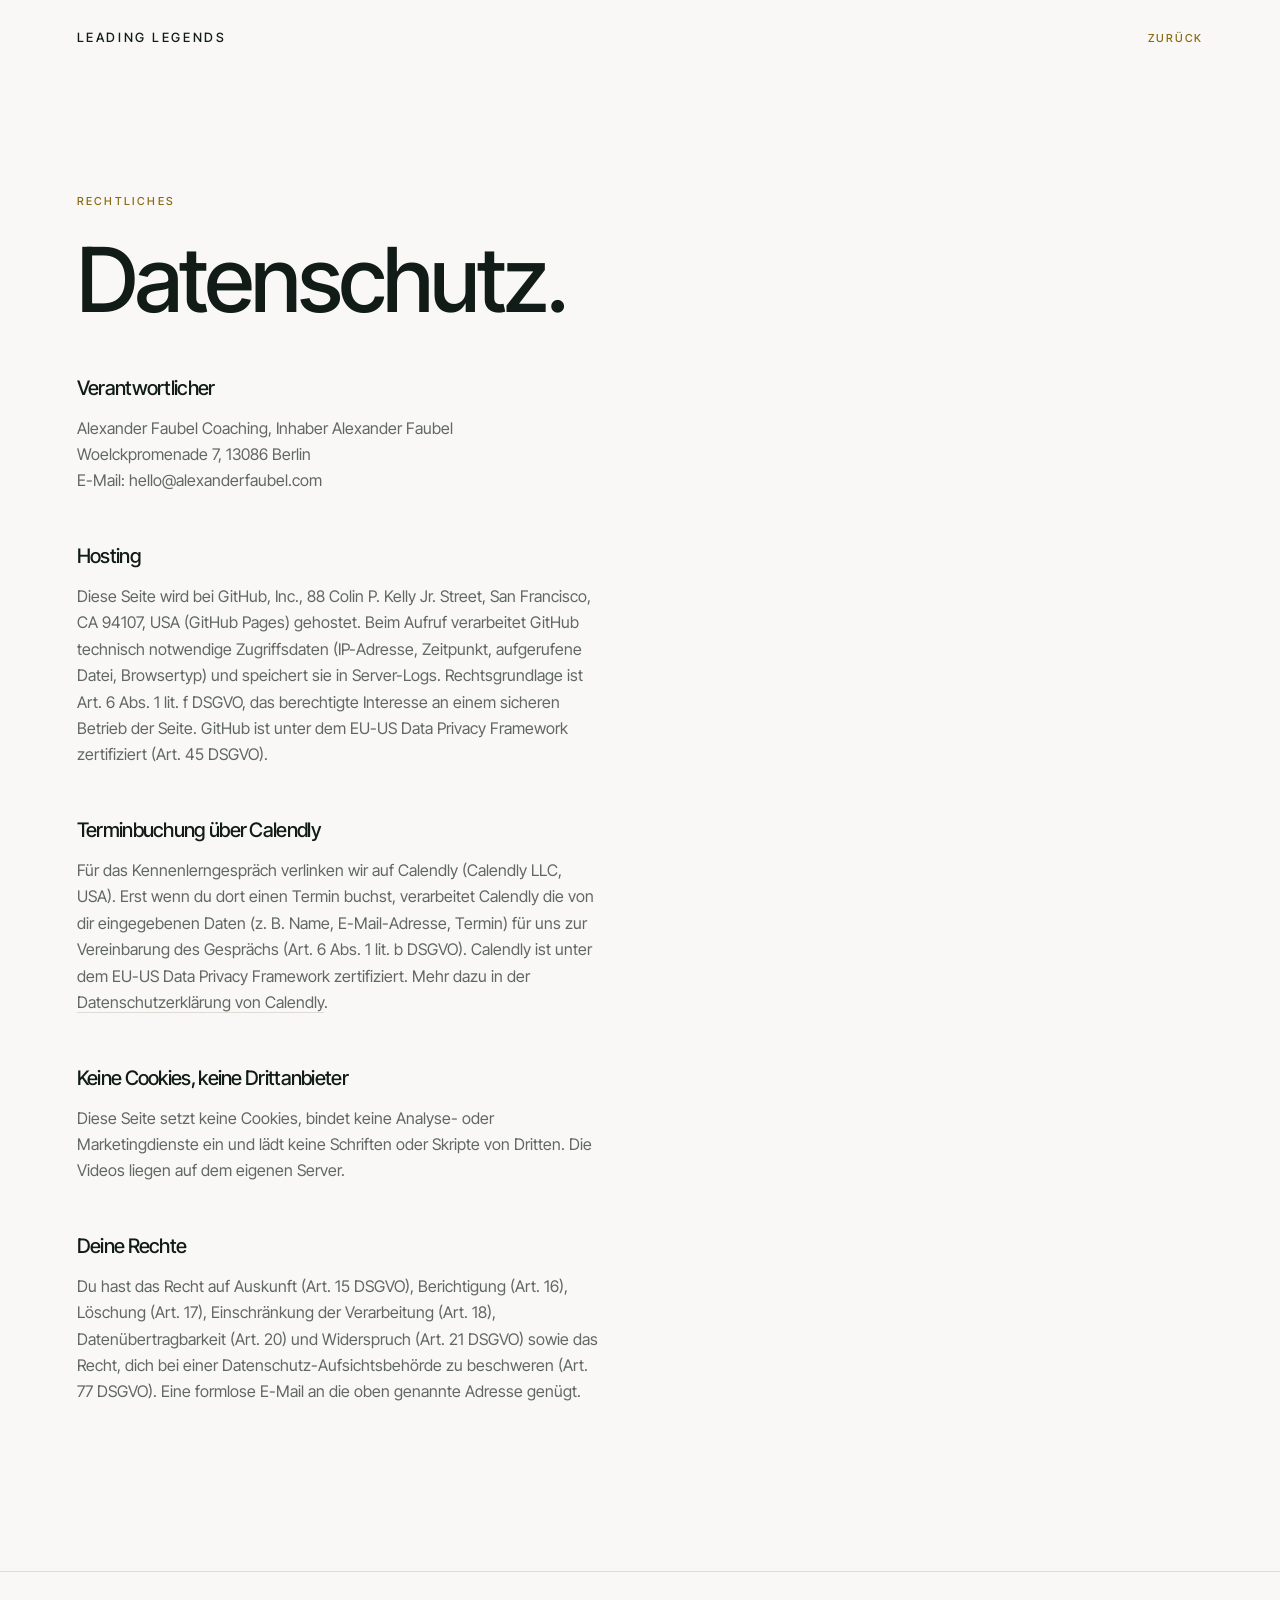
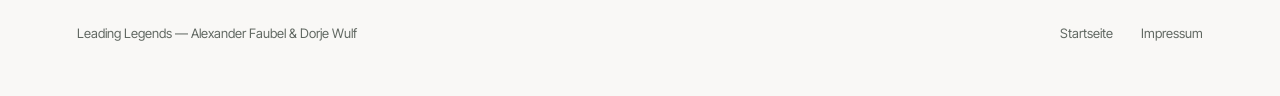
<file: datenschutz.html>
<!DOCTYPE html>
<html lang="de">
<head>
<meta charset="utf-8">
<meta name="viewport" content="width=device-width, initial-scale=1">
<script>document.documentElement.classList.add("js")</script>
<title>Datenschutz — Leading Legends</title>
<link rel="canonical" href="https://leadinglegends.de/datenschutz.html">
<meta name="theme-color" content="#F9F8F6">
<link rel="icon" href="data:image/svg+xml,%3Csvg xmlns='http://www.w3.org/2000/svg' viewBox='0 0 32 32'%3E%3Crect width='32' height='32' fill='%23111C19'/%3E%3Crect x='9' y='15' width='14' height='1.4' fill='%23DDCEB9'/%3E%3C/svg%3E">
<link rel="stylesheet" href="assets/fonts.css?v=11">
<link rel="stylesheet" href="assets/site.css?v=50">
</head>
<body>

<a class="skip" href="#main">Zum Inhalt</a>

<header class="head">
  <div class="wrap">
    <a class="mark" href="index.html">Leading Legends</a>
    <nav class="nav" aria-label="Hauptnavigation">
      <a class="apply" href="index.html">Zurück</a>
    </nav>
  </div>
</header>

<!-- Bewusst schlank (Michi, 30.09.): nur, was Art. 13 DSGVO fuer diese Seite
     verlangt. Die Seite setzt keine Cookies, laedt nichts von Dritten, die
     Videos liegen auf dem eigenen Server. Verarbeitet wird nur, was der
     Hoster technisch braucht und was ueber das Formular kommt. -->
<main id="main" class="legal">
  <div class="wrap">
    <span class="eyebrow">Rechtliches</span>
    <h1 style="margin-top:24px">Datenschutz.</h1>

    <h2>Verantwortlicher</h2>
    <p>Alexander Faubel Coaching, Inhaber Alexander Faubel<br>
    Woelckpromenade 7, 13086 Berlin<br>
    E-Mail: hello@alexanderfaubel.com</p>

    <h2>Hosting</h2>
    <p>Diese Seite wird bei GitHub, Inc., 88 Colin P. Kelly Jr. Street, San Francisco, CA 94107, USA (GitHub Pages) gehostet. Beim Aufruf verarbeitet GitHub technisch notwendige Zugriffsdaten (IP-Adresse, Zeitpunkt, aufgerufene Datei, Browsertyp) und speichert sie in Server-Logs. Rechtsgrundlage ist Art. 6 Abs. 1 lit. f DSGVO, das berechtigte Interesse an einem sicheren Betrieb der Seite. GitHub ist unter dem EU-US Data Privacy Framework zertifiziert (Art. 45 DSGVO).</p>

    <!-- Kein Formular mehr (Michi, 30.09.). Calendly ist nur verlinkt, nicht
         eingebettet — verarbeitet wird erst, wenn jemand dort bucht. -->
    <h2>Terminbuchung über Calendly</h2>
    <p>Für das Kennenlerngespräch verlinken wir auf Calendly (Calendly LLC, USA). Erst wenn du dort einen Termin buchst, verarbeitet Calendly die von dir eingegebenen Daten (z. B. Name, E-Mail-Adresse, Termin) für uns zur Vereinbarung des Gesprächs (Art. 6 Abs. 1 lit. b DSGVO). Calendly ist unter dem EU-US Data Privacy Framework zertifiziert. Mehr dazu in der <a class="link" href="https://calendly.com/privacy" target="_blank" rel="noopener">Datenschutzerklärung von Calendly</a>.</p>

    <h2>Keine Cookies, keine Drittanbieter</h2>
    <p>Diese Seite setzt keine Cookies, bindet keine Analyse- oder Marketingdienste ein und lädt keine Schriften oder Skripte von Dritten. Die Videos liegen auf dem eigenen Server.</p>

    <h2>Deine Rechte</h2>
    <p>Du hast das Recht auf Auskunft (Art. 15 DSGVO), Berichtigung (Art. 16), Löschung (Art. 17), Einschränkung der Verarbeitung (Art. 18), Datenübertragbarkeit (Art. 20) und Widerspruch (Art. 21 DSGVO) sowie das Recht, dich bei einer Datenschutz-Aufsichtsbehörde zu beschweren (Art. 77 DSGVO). Eine formlose E-Mail an die oben genannte Adresse genügt.</p>
  </div>
</main>

<footer class="foot" style="margin-top:clamp(84px,13vw,190px)">
  <div class="wrap">
    <p>Leading Legends — Alexander Faubel &amp; Dorje Wulf</p>
    <nav aria-label="Rechtliches">
      <a href="index.html">Startseite</a>
      <a href="impressum.html">Impressum</a>
    </nav>
  </div>
</footer>

</body>
</html>
</file>
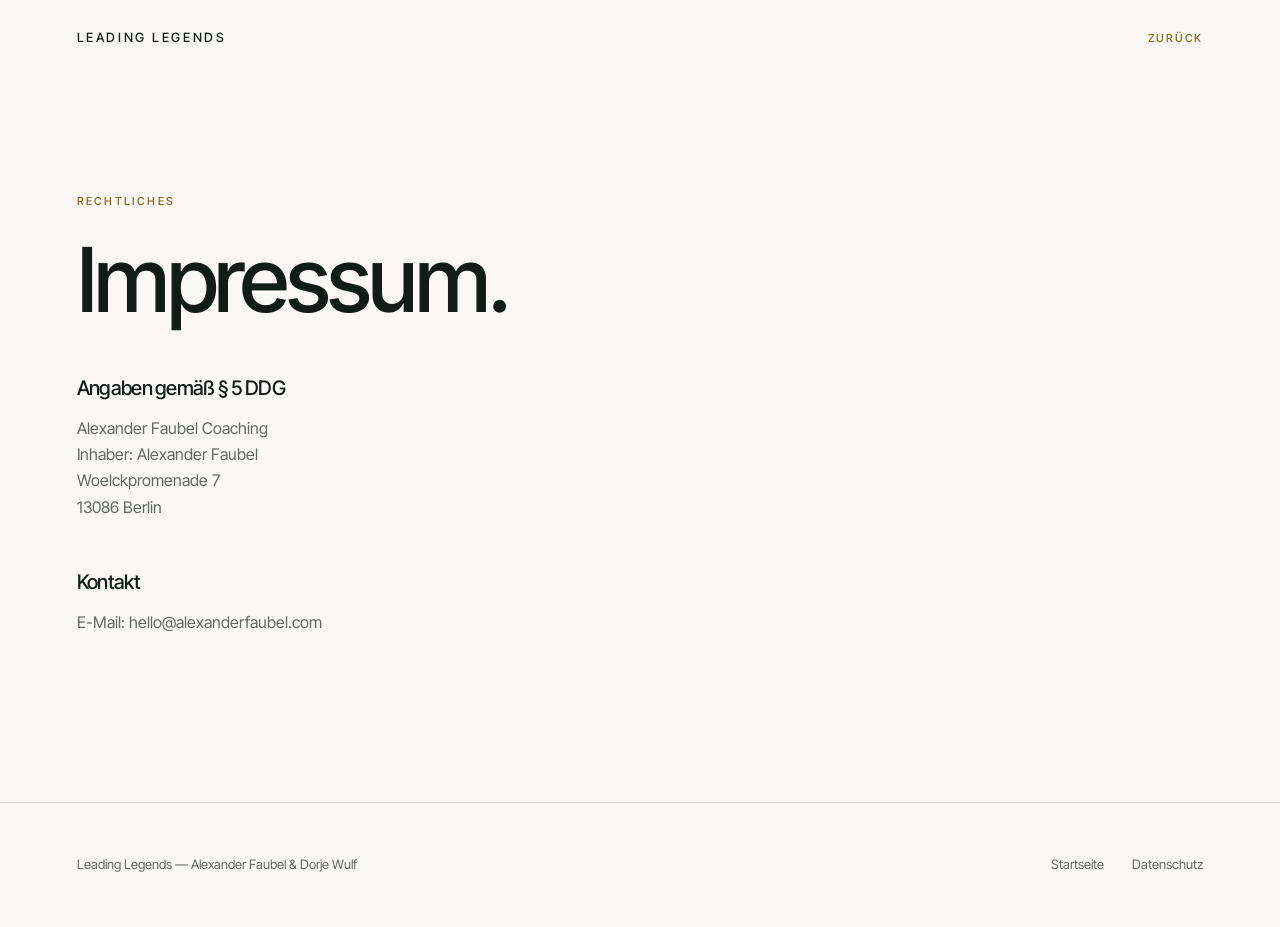
<file: impressum.html>
<!DOCTYPE html>
<html lang="de">
<head>
<meta charset="utf-8">
<meta name="viewport" content="width=device-width, initial-scale=1">
<script>document.documentElement.classList.add("js")</script>
<title>Impressum — Leading Legends</title>
<link rel="canonical" href="https://leadinglegends.de/impressum.html">
<meta name="theme-color" content="#F9F8F6">
<link rel="icon" href="data:image/svg+xml,%3Csvg xmlns='http://www.w3.org/2000/svg' viewBox='0 0 32 32'%3E%3Crect width='32' height='32' fill='%23111C19'/%3E%3Crect x='9' y='15' width='14' height='1.4' fill='%23DDCEB9'/%3E%3C/svg%3E">
<link rel="stylesheet" href="assets/fonts.css?v=11">
<link rel="stylesheet" href="assets/site.css?v=50">
</head>
<body>

<a class="skip" href="#main">Zum Inhalt</a>

<header class="head">
  <div class="wrap">
    <a class="mark" href="index.html">Leading Legends</a>
    <nav class="nav" aria-label="Hauptnavigation">
      <a class="apply" href="index.html">Zurück</a>
    </nav>
  </div>
</header>

<!-- Bewusst schlank (Michi, 30.09.): nur die Pflichtangaben nach § 5 DDG.
     Die goldenen Platzhalter fuellt Michi, sobald Alexanders Angaben da sind. -->
<main id="main" class="legal">
  <div class="wrap">
    <span class="eyebrow">Rechtliches</span>
    <h1 style="margin-top:24px">Impressum.</h1>

    <h2>Angaben gemäß § 5 DDG</h2>
    <p>Alexander Faubel Coaching<br>
    Inhaber: Alexander Faubel<br>
    Woelckpromenade 7<br>
    13086 Berlin</p>

    <h2>Kontakt</h2>
    <p>E-Mail: hello@alexanderfaubel.com</p>
  </div>
</main>

<footer class="foot" style="margin-top:clamp(84px,13vw,190px)">
  <div class="wrap">
    <p>Leading Legends — Alexander Faubel &amp; Dorje Wulf</p>
    <nav aria-label="Rechtliches">
      <a href="index.html">Startseite</a>
      <a href="datenschutz.html">Datenschutz</a>
    </nav>
  </div>
</footer>

</body>
</html>
</file>
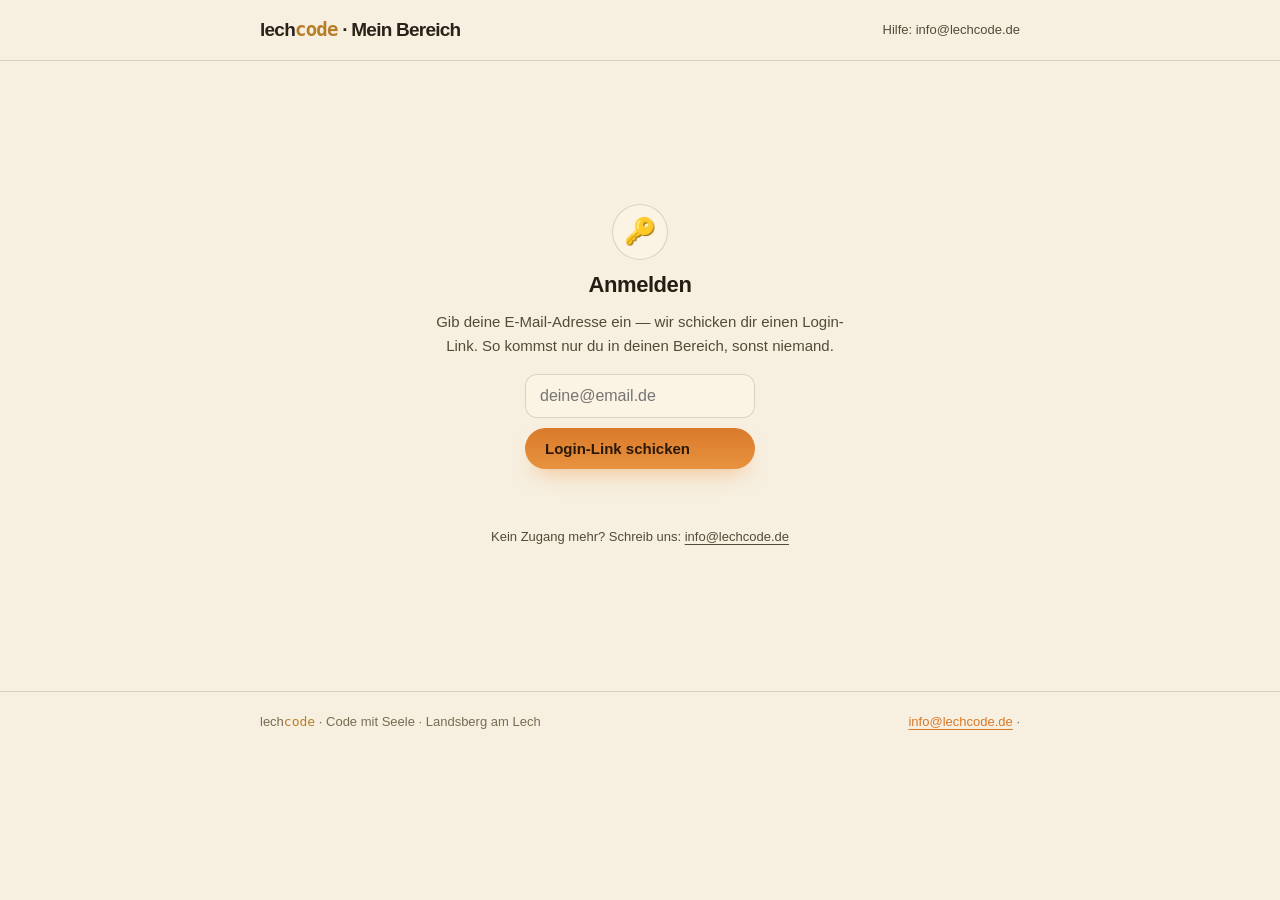
<file: mein-bereich.html>
<!DOCTYPE html>
<!--
  ╔══════════════════════════════════════════════════════════════════╗
  ║  LECHCODE — Mein Bereich (Kunden-Dashboard)                       ║
  ║  Generisches Template — wird per lc-dashboard-install.sh <slug>   ║
  ║  UNVERÄNDERT in jedes Kundenrepo kopiert. Personalisierung läuft  ║
  ║  zur Laufzeit über den Worker (Magic-Link-Token → Name/Slug).     ║
  ║  Zugang:  mein-bereich.html#k=<token>   (Link kommt von uns)      ║
  ║  Selbst-tragend: Systemschriften, keine Requests außer LC_API.    ║
  ╚══════════════════════════════════════════════════════════════════╝
-->
<html lang="de">
<head>
  <meta charset="UTF-8" />
  <meta name="viewport" content="width=device-width, initial-scale=1.0" />
  <meta name="robots" content="noindex, nofollow" />
  <title>Mein Bereich · Lechcode</title>
  <meta name="theme-color" content="#16130c" />
  <link rel="icon" href="[data-uri]" />
  <style>
  :root{
    /* Helles Theme in Homepage-Beige (lechcode.de --cream #f7efe0) */
    --night:#f7efe0; --night-2:#fffaf0; --panel:#fbf3e3; --panel-2:#f0e4cf;
    --bone:#2a2218; --bone-dim:#544a38; --muted:#786c52;
    --amber:#e8923f; --ember:#d97a2b; --gold:#b77e28;
    --gruen:#7aa259; --line:rgba(74,58,34,.18);
    --sans:-apple-system,BlinkMacSystemFont,"Segoe UI",Roboto,sans-serif;
    --mono:ui-monospace,"SF Mono",Menlo,monospace;
    --radius:16px; --radius-lg:22px; --pill:999px;
    --focus:0 0 0 3px rgba(232,146,63,.45);
  }
  *{margin:0;padding:0;box-sizing:border-box;}
  html{overflow-x:clip;}
  body{background:var(--night);color:var(--bone);font-family:var(--sans);line-height:1.6;-webkit-font-smoothing:antialiased;min-height:100dvh;overflow-x:clip;-webkit-text-size-adjust:100%;max-width:100%;}
  h1,h2,h3{line-height:1.2;letter-spacing:-.02em;color:#241d12;text-wrap:balance;}
  a{color:var(--ember);text-decoration:underline;text-underline-offset:3px;}
  img,svg{display:block;max-width:100%;}
  .sr-only{position:absolute;width:1px;height:1px;padding:0;margin:-1px;overflow:hidden;clip:rect(0 0 0 0);white-space:nowrap;border:0;}
  .wrap{width:min(760px,94vw);margin-inline:auto;}
  .kopfzeile{position:sticky;top:0;z-index:40;background:rgba(247,239,224,.85);backdrop-filter:blur(10px);border-bottom:1px solid var(--line);}
  .kopfzeile .wrap{height:60px;display:flex;align-items:center;justify-content:space-between;}
  .wm{font-weight:800;letter-spacing:-.04em;font-size:19px;}
  .wm .code{color:var(--gold);font-family:var(--mono);}
  .kopfzeile .hilfe{font-size:13px;color:var(--bone-dim);text-decoration:none;}
  .kopfzeile .hilfe:hover{color:var(--bone);}

  main{padding:clamp(22px,4vw,40px) 0 60px;display:grid;grid-template-columns:minmax(0,1fr);gap:clamp(18px,3vw,28px);}
  .karte{background:var(--night-2);border:1px solid var(--line);border-radius:var(--radius-lg);padding:clamp(18px,3vw,26px);}
  .karte h2{font-size:clamp(19px,2.4vw,22px);margin-bottom:6px;}
  .karte .unter{color:var(--muted);font-size:14px;margin-bottom:16px;}
  .karte .ki-hinweis{display:flex;gap:8px;align-items:flex-start;font-size:12.5px;line-height:1.5;color:var(--bone-dim);background:rgba(232,146,63,.10);border:1px solid rgba(232,146,63,.24);border-radius:10px;padding:9px 12px;margin:2px 0 16px;}
  .karte .ki-hinweis strong{color:var(--ember);font-weight:700;}
  .login-neu{display:flex;flex-wrap:wrap;gap:10px 16px;align-items:center;justify-content:space-between;background:rgba(232,146,63,.10);border:1px solid rgba(232,146,63,.28);border-radius:var(--radius-lg);padding:14px 18px;margin:0 0 18px;font-size:14.5px;line-height:1.5;}
  .login-neu strong{color:var(--ember);}
  .karte .ki-hinweis a{color:var(--gold);text-decoration:none;border-bottom:1px solid rgba(231,185,100,.45);}
  .gruss h1{font-size:clamp(24px,4vw,32px);}
  .gruss p{color:var(--bone-dim);margin-top:6px;}

  .btn{display:inline-flex;align-items:center;gap:8px;cursor:pointer;border:none;
    background:linear-gradient(180deg,var(--ember),var(--amber));color:#2a1808;
    font-weight:700;font-size:15px;padding:12px 20px;border-radius:var(--pill);font-family:var(--sans);
    box-shadow:0 12px 22px -10px rgba(232,146,63,.55);transition:transform .2s,opacity .2s;}
  .btn:hover{transform:translateY(-1px);}
  .btn:focus-visible{outline:none;box-shadow:var(--focus);}
  .btn[disabled]{opacity:.45;cursor:not-allowed;transform:none;}
  .btn-ghost{background:transparent;color:var(--bone-dim);box-shadow:inset 0 0 0 1.5px var(--line);}

  /* Zeitleiste */
  .job{border:1px solid var(--line);border-radius:var(--radius);padding:14px 16px;display:grid;gap:4px;margin-bottom:10px;background:var(--panel);}
  .job .zeile1{display:flex;justify-content:space-between;gap:10px;align-items:baseline;flex-wrap:wrap;}
  .job .was{font-weight:600;}
  .job .wann{color:var(--muted);font-size:12.5px;font-family:var(--mono);}
  .schritte{display:flex;align-items:center;gap:0;margin-top:8px;}
  .schritt{display:flex;align-items:center;gap:0;flex:1;}
  .punkt{width:22px;height:22px;border-radius:50%;border:2px solid var(--line);display:grid;place-items:center;font-size:11px;flex:none;background:var(--night-2);color:var(--muted);}
  .strich{height:2px;background:var(--line);flex:1;}
  .schritt.aktiv .punkt{background:var(--amber);border-color:var(--amber);color:#2a1808;}
  .schritt.fertig .punkt{background:var(--gruen);border-color:var(--gruen);color:#1c2413;}
  .schritt.fertig .strich,.schritt.aktiv .strich{background:var(--amber);}
  .schritt-namen{display:flex;justify-content:space-between;margin-top:6px;color:var(--muted);font-size:11.5px;}
  .job .live-link{margin-top:8px;font-size:14px;}
  .job.problem{border-color:rgba(189,123,84,.5);}
  .leer{color:var(--muted);font-size:14.5px;}

  /* Chat — eigene Unterhaltungs-Fläche */
  .chat-verlauf{background:var(--night);border:1px solid var(--line);border-radius:16px;
    min-height:150px;max-height:380px;overflow-y:auto;display:flex;flex-direction:column;gap:13px;
    padding:16px;margin-bottom:12px;scroll-behavior:smooth;}
  .msg-row{display:flex;gap:9px;align-items:flex-end;max-width:min(94%,620px);align-self:flex-start;}
  .msg-avatar{flex:none;width:28px;height:28px;border-radius:50%;background:var(--panel-2);
    border:1px solid rgba(231,185,100,.3);display:grid;place-items:center;margin-bottom:2px;}
  .msg-avatar svg{width:17px;height:17px;color:var(--gold);}
  .msg{padding:11px 15px;border-radius:16px;font-size:15px;line-height:1.55;white-space:pre-wrap;overflow-wrap:anywhere;}
  .msg-row .msg{min-width:0;}
  .msg.ki{align-self:flex-start;background:var(--panel-2);color:var(--bone);border-bottom-left-radius:5px;}
  .msg.du{align-self:flex-end;max-width:min(78%,480px);
    background:linear-gradient(180deg,rgba(232,146,63,.22),rgba(232,146,63,.12));
    border:1px solid rgba(232,146,63,.38);color:#3a2c17;border-bottom-right-radius:5px;}
  .tipp{display:none;align-self:flex-start;padding:2px 6px;color:var(--muted);font-size:13px;}
  .tipp.an{display:block;}

  /* Composer — ein zusammenhängendes Eingabefeld (wie die Aufnahme-Leiste) */
  .chat-eingabe{display:flex;flex-direction:column;gap:8px;}
  .composer{flex:1;min-width:0;display:flex;align-items:flex-end;gap:4px;background:var(--night-2);
    border:1px solid rgba(231,185,100,.22);border-radius:18px;padding:6px 6px 6px 6px;
    transition:border-color .2s,box-shadow .2s;}
  .composer:focus-within{border-color:rgba(231,185,100,.5);box-shadow:0 0 0 3px rgba(232,146,63,.13);}
  .composer textarea{flex:1;min-width:0;resize:none;border:none;background:transparent;color:var(--bone);
    font-family:var(--sans);font-size:16px;line-height:1.45;padding:10px 4px;min-height:24px;max-height:120px;}
  .composer textarea::placeholder{color:var(--muted);white-space:nowrap;text-overflow:ellipsis;}
  .composer textarea:focus{outline:none;}
  .composer-send{flex:none;width:40px;height:40px;border-radius:50%;border:none;cursor:pointer;
    background:linear-gradient(180deg,var(--ember),var(--amber));color:#2a1808;display:grid;place-items:center;
    box-shadow:inset 0 1px 0 rgba(255,220,170,.5),0 8px 16px -8px rgba(232,146,63,.6);transition:transform .2s,opacity .2s;}
  .composer-send:hover{transform:translateY(-1px);}
  .composer-send:focus-visible{outline:none;box-shadow:var(--focus);}
  .composer-send[disabled]{opacity:.4;cursor:default;transform:none;}
  .composer-send svg{width:19px;height:19px;}
  /* Datei im Chat: Büroklammer im Composer + Anhang-Leiste + Datei-Bubble */
  .lc-attach{flex:none;width:40px;height:40px;border-radius:50%;border:none;background:transparent;color:var(--gold);display:grid;place-items:center;cursor:pointer;transition:color .2s,background .2s;}
  .lc-attach:hover{color:var(--ember);background:rgba(231,185,100,.09);}
  .lc-attach:focus-visible{outline:none;box-shadow:var(--focus);}
  .lc-attach svg{width:20px;height:20px;}
  .chat-anhang{display:none;align-items:center;gap:11px;padding:8px 10px;border:1px solid var(--line);border-radius:14px;background:var(--night-2);}
  .chat-anhang.an{display:flex;}
  .chat-anhang img{width:46px;height:46px;object-fit:cover;border-radius:9px;border:1px solid var(--line);flex:none;}
  .chat-anhang .ah-ic{width:46px;height:46px;border-radius:9px;border:1px solid var(--line);background:var(--panel);display:grid;place-items:center;font-size:22px;flex:none;}
  .chat-anhang .ah-meta{min-width:0;flex:1;display:flex;flex-direction:column;line-height:1.3;}
  .chat-anhang .ah-name{font-size:14px;color:var(--bone);white-space:nowrap;overflow:hidden;text-overflow:ellipsis;}
  .chat-anhang .ah-size{font-size:12px;color:var(--muted);}
  .chat-anhang .ah-x{flex:none;width:28px;height:28px;border-radius:50%;border:none;background:transparent;color:var(--muted);cursor:pointer;font-size:16px;display:grid;place-items:center;}
  .chat-anhang .ah-x:hover{background:rgba(255,255,255,.06);color:var(--bone);}
  .chat-eingabe-zeile.zieht .composer{border-color:var(--amber);box-shadow:0 0 0 3px rgba(232,146,63,.13);}
  .msg.datei{display:flex;flex-direction:column;gap:7px;}
  .msg.datei img{max-width:220px;width:100%;border-radius:11px;border:1px solid rgba(255,255,255,.14);display:block;}
  .msg.datei .d-chip{display:flex;align-items:center;gap:9px;}
  .msg.datei .d-chip .d-ic{font-size:22px;flex:none;}
  .chat-tools{display:flex;align-items:center;justify-content:center;gap:10px;flex-wrap:wrap;margin-top:14px;color:var(--muted);font-size:13px;}
  .chat-tools .btn-ghost{font-size:14px;padding:9px 18px;white-space:nowrap;}
  .chat-verlauf::-webkit-scrollbar{width:8px;}
  .chat-verlauf::-webkit-scrollbar-thumb{background:rgba(231,185,100,.18);border-radius:8px;}
  .chat-verlauf::-webkit-scrollbar-track{background:transparent;}
  .beauftragen{margin-top:12px;display:none;}
  .beauftragen.an{display:block;}
  .beauftragen .kasten{background:var(--panel);border:1px solid rgba(232,146,63,.35);border-radius:var(--radius);padding:14px 16px;margin-bottom:12px;font-size:14.5px;}
  .beauftragen .kasten b{color:var(--gold);}

  /* Upload */
  .drop{border:2px dashed var(--line);border-radius:var(--radius);padding:22px;text-align:center;cursor:pointer;transition:border-color .2s;}
  .drop:hover,.drop.zieht{border-color:var(--amber);}
  .drop input{display:none;}
  .drop .gross{font-size:15px;font-weight:600;}
  .drop .klein{color:var(--muted);font-size:13px;margin-top:4px;}
  .vorschau{display:none;margin-top:14px;gap:14px;align-items:flex-start;}
  .vorschau.an{display:flex;flex-wrap:wrap;}
  .vorschau img{width:110px;height:110px;object-fit:cover;border-radius:12px;border:1px solid var(--line);}
  .datei-chip{display:none;align-items:center;gap:11px;width:110px;padding:14px 10px;border-radius:12px;border:1px solid var(--line);background:var(--panel);flex-direction:column;text-align:center;}
  .datei-chip.an{display:flex;}
  .datei-icon{font-size:30px;line-height:1;}
  .datei-meta{display:flex;flex-direction:column;gap:2px;min-width:0;width:100%;}
  .datei-meta #datei-name{font-size:12.5px;font-weight:600;word-break:break-word;line-height:1.3;}
  .datei-meta small{color:var(--muted);font-size:11.5px;font-family:var(--mono);}
  .vorschau .rechts{flex:1;min-width:220px;display:grid;gap:8px;align-content:start;}
  .feld-label{font-size:14px;color:var(--bone-dim);}
  .vorschau textarea{border:1px solid var(--line);background:var(--panel);color:var(--bone);font-family:var(--sans);font-size:15px;line-height:1.45;border-radius:11px;padding:10px 12px;width:100%;resize:vertical;min-height:78px;}
  .vorschau textarea:focus-visible{outline:none;box-shadow:var(--focus);}
  .upload-status{margin-top:10px;font-size:14px;color:var(--gruen);display:none;}
  .upload-status.an{display:block;}
  .upload-status.fehler{color:#f0b090;}

  /* FAQ — auf .faq gescoped, damit die generischen details/summary-Regeln NICHT
     in andere <details> (z. B. den „Erledigt"-Klappbereich) leaken. */
  .faq details{border-bottom:1px solid var(--line);padding:12px 2px;}
  .faq details:last-of-type{border-bottom:none;}
  .faq summary{cursor:pointer;font-weight:600;font-size:15px;list-style:none;display:flex;justify-content:space-between;gap:10px;}
  .faq summary::-webkit-details-marker{display:none;}
  .faq summary::after{content:"+";color:var(--gold);font-family:var(--mono);}
  .faq details[open] summary::after{content:"–";}
  .faq details p{color:var(--bone-dim);font-size:14.5px;margin-top:8px;}

  /* Zugang fehlt / Fehler */
  .vollbild{display:none;place-items:center;min-height:70dvh;text-align:center;padding:24px;}
  .vollbild.an{display:grid;}
  .vollbild .inhalt{max-width:420px;display:grid;gap:12px;justify-items:center;}
  .vollbild .zeichen{width:56px;height:56px;border-radius:50%;background:var(--panel);border:1px solid var(--line);display:grid;place-items:center;font-size:26px;}

  footer{border-top:1px solid var(--line);padding:20px 0 32px;color:var(--muted);font-size:13px;}
  footer .wrap{display:flex;justify-content:space-between;flex-wrap:wrap;gap:10px;}

  /* ===== Deine Website — Live-Vorschau ===== */
  .seite-kopf{display:flex;justify-content:space-between;align-items:center;gap:14px;flex-wrap:wrap;margin-bottom:14px;}
  .seite-kopf h2{margin-bottom:2px;}
  .seite-fenster{position:relative;border:1px solid var(--line);border-radius:var(--radius);overflow:hidden;background:var(--panel-2);aspect-ratio:16/10;box-shadow:0 18px 34px -22px rgba(74,58,34,.5);}
  .seite-fenster .leiste{position:absolute;top:0;left:0;right:0;height:31px;background:var(--panel-2);border-bottom:1px solid var(--line);display:flex;align-items:center;gap:6px;padding:0 13px;z-index:2;}
  .seite-fenster .leiste i{width:9px;height:9px;border-radius:50%;background:rgba(74,58,34,.22);display:block;}
  .seite-rahmen{position:absolute;top:31px;left:0;right:0;bottom:0;overflow:hidden;background:#fff;}
  .seite-rahmen iframe{width:200%;height:200%;border:0;transform:scale(.5);transform-origin:0 0;background:#fff;pointer-events:none;}
  .seite-fenster .klick{position:absolute;inset:0;z-index:3;display:block;}
  .seite-fenster .lupe{position:absolute;right:12px;bottom:12px;z-index:4;background:rgba(247,239,224,.92);border:1px solid var(--line);border-radius:var(--pill);font-size:12.5px;padding:5px 12px;color:var(--bone-dim);backdrop-filter:blur(4px);pointer-events:none;}
  #seite-ansehen{white-space:nowrap;text-decoration:none;}
  .job .laenger{margin-top:9px;font-size:13.5px;color:var(--bone-dim);background:var(--panel-2);border:1px solid var(--line);border-radius:11px;padding:9px 12px;line-height:1.5;}
  .job-fb{margin-top:12px;padding-top:12px;border-top:1px solid var(--line);display:flex;align-items:center;gap:9px;flex-wrap:wrap;}
  .job-fb .fb-frage{font-size:13.5px;color:var(--bone-dim);}
  .job-fb .fb-btn{font-size:13px;padding:6px 14px;}
  .job-fb .fb-dank{font-size:13.5px;color:var(--gruen);}
  /* Erledigt — einklappbarer Verlauf */
  .erledigt{margin-top:12px;border:1px solid var(--line);border-radius:var(--radius);background:var(--panel);overflow:hidden;}
  .erledigt > summary{cursor:pointer;list-style:none;display:flex;align-items:center;gap:9px;padding:13px 16px;font-weight:600;font-size:14.5px;color:var(--bone-dim);user-select:none;}
  .erledigt > summary::-webkit-details-marker{display:none;}
  .erledigt > summary::after{content:"▾";margin-left:auto;color:var(--muted);transition:transform .25s;}
  .erledigt[open] > summary::after{transform:rotate(180deg);}
  .erledigt > summary:hover{color:var(--bone);}
  .erledigt .erl-check{width:20px;height:20px;border-radius:50%;background:var(--gruen);color:#1c2413;display:grid;place-items:center;font-size:11px;flex:none;}
  .erledigt .erl-n{color:var(--muted);font-weight:600;}
  .erledigt-liste{padding:0 12px 12px;display:grid;gap:8px;}
  .erl-item{border:1px solid var(--line);border-radius:12px;padding:12px 14px;background:var(--night-2);}
  .erl-item .zeile1{display:flex;justify-content:space-between;gap:10px;align-items:baseline;flex-wrap:wrap;}
  .erl-item .was{font-weight:600;font-size:14.5px;}
  .erl-item .wann{color:var(--muted);font-size:12px;font-family:var(--mono);}
  .erl-item .live-badge{color:var(--gruen);font-size:13px;font-weight:600;margin-top:2px;}
  .erl-item .live-link{margin-top:6px;font-size:13.5px;}
  /* ===== Sprachnachricht ===== */
  .lc-mic{flex:none;width:40px;height:40px;border-radius:50%;border:none;background:transparent;color:var(--gold);display:grid;place-items:center;cursor:pointer;transition:color .2s,background .2s;}
  .lc-mic:hover{color:var(--ember);background:rgba(231,185,100,.09);}
  .lc-mic:focus-visible{outline:none;box-shadow:var(--focus);}
  .lc-mic svg{width:21px;height:21px;}
  .lc-rec{flex:1;min-width:0;display:flex;align-items:center;gap:10px;background:var(--night-2);border:1px solid rgba(231,185,100,.32);border-radius:18px;padding:7px 8px 7px 14px;min-height:52px;}
  .lc-rec-dot{width:11px;height:11px;border-radius:50%;background:var(--amber);flex:none;animation:lc-pulse 1.4s infinite;}
  @keyframes lc-pulse{0%{box-shadow:0 0 0 0 rgba(232,146,63,.55)}70%{box-shadow:0 0 0 9px rgba(232,146,63,0)}100%{box-shadow:0 0 0 0 rgba(232,146,63,0)}}
  .lc-rec-time{font-family:var(--mono);font-size:13px;color:var(--bone-dim);flex:none;min-width:36px;font-variant-numeric:tabular-nums;}
  .lc-rec-wave{flex:1;min-width:0;display:flex;align-items:center;justify-content:center;gap:3px;height:26px;overflow:hidden;}
  .lc-rec-wave i{flex:none;width:3px;height:8%;background:linear-gradient(180deg,var(--ember),var(--amber));border-radius:2px;transition:height .09s ease;}
  .lc-rec-btn{flex:none;width:38px;height:38px;border-radius:50%;border:none;cursor:pointer;display:grid;place-items:center;font-size:16px;line-height:1;}
  .lc-rec-cancel{background:transparent;color:var(--bone-dim);border:1px solid rgba(231,185,100,.22);}
  .lc-rec-cancel:hover{color:#f0b090;}
  .lc-rec-send{background:linear-gradient(180deg,var(--ember),var(--amber));color:#2a1808;box-shadow:0 8px 18px -8px rgba(232,146,63,.6);}
  .lc-rec-btn:focus-visible,.lc-mic:focus-visible{outline:none;box-shadow:var(--focus);}
  .msg.voice{display:flex;flex-direction:column;gap:8px;min-width:min(210px,82%);}
  .lc-vrow{display:flex;align-items:center;gap:10px;}
  .lc-vplay{flex:none;width:32px;height:32px;border-radius:50%;border:none;cursor:pointer;background:linear-gradient(180deg,var(--ember),var(--amber));color:#2a1808;display:grid;place-items:center;font-size:12px;}
  .lc-vplay:focus-visible{outline:none;box-shadow:var(--focus);}
  .lc-vwave{flex:1;display:flex;align-items:center;gap:2px;height:24px;}
  .lc-vwave i{flex:1;min-width:2px;background:rgba(231,185,100,.42);border-radius:2px;transition:background .12s;}
  .lc-vwave i.on{background:linear-gradient(180deg,var(--ember),var(--amber));}
  .lc-vdur{font-family:var(--mono);font-size:12px;color:var(--bone-dim);flex:none;font-variant-numeric:tabular-nums;}
  .lc-vtext{line-height:1.5;}
  .lc-vtext.warten{color:var(--bone-dim);font-style:italic;}
  .lc-vtext .lc-mini{opacity:.6;margin-right:5px;}
  @media (prefers-reduced-motion:reduce){.lc-rec-dot{animation:none;}.lc-rec-wave i,.lc-vwave i{transition:none;}}
  @media (max-width:640px){
    .chat-verlauf{max-height:min(62vh,460px);}   /* handlicher: nutzt mehr Höhe, weniger „kleines Fenster im großen Scroll“ */
    .msg-row{max-width:100%;}
    .msg.du{max-width:82%;}
    .msg.datei img{max-width:min(220px,72vw);}
    .lc-vwave{overflow:hidden;}
    #gruss-titel{font-size:clamp(26px,7vw,34px);}
  }

  /* ===== Umzugs-Assistent (Domain verbinden) ===== */
  .umzug-intro{color:var(--bone-dim);font-size:14.5px;margin-bottom:14px;}
  .umzug-feld{display:flex;gap:8px;flex-wrap:wrap;align-items:stretch;margin-bottom:4px;}
  .umzug-feld input{flex:1;min-width:200px;border:1px solid var(--line);background:var(--panel);color:var(--bone);font-family:var(--sans);font-size:16px;border-radius:12px;padding:11px 14px;}
  .umzug-feld input:focus-visible{outline:none;box-shadow:var(--focus);}
  .umzug-hinweis{font-size:13px;color:var(--muted);margin-top:8px;line-height:1.5;}
  .umzug-box{background:var(--panel);border:1px solid var(--line);border-radius:var(--radius);padding:14px 16px;margin:12px 0;font-size:14.5px;line-height:1.6;}
  .umzug-box.gut{border-color:rgba(122,162,89,.5);background:rgba(122,162,89,.10);}
  .umzug-box.warm{border-color:rgba(232,146,63,.4);background:rgba(232,146,63,.09);}
  .umzug-box b{color:var(--gold);}
  .stepper{list-style:none;display:grid;gap:0;margin:8px 0 4px;padding:0;}
  .stepper li{display:grid;grid-template-columns:26px minmax(0,1fr);gap:12px;padding:0 0 18px;position:relative;}
  .stepper li::before{content:"";position:absolute;left:12px;top:26px;bottom:0;width:2px;background:var(--line);}
  .stepper li:last-child::before{display:none;}
  .stepper .st-punkt{width:26px;height:26px;border-radius:50%;border:2px solid var(--line);background:var(--night-2);display:grid;place-items:center;font-size:13px;color:var(--muted);z-index:1;}
  .stepper li.fertig .st-punkt{background:var(--gruen);border-color:var(--gruen);color:#1c2413;}
  .stepper li[aria-current="step"] .st-punkt{background:var(--amber);border-color:var(--amber);color:#2a1808;}
  .stepper .st-inhalt{padding-top:2px;min-width:0;}
  .stepper .st-titel{font-weight:600;font-size:15px;}
  .stepper li:not([aria-current="step"]):not(.fertig) .st-inhalt{opacity:.5;}
  .stepper .st-detail{margin-top:8px;font-size:14px;color:var(--bone-dim);line-height:1.6;}
  .ns-liste{display:grid;gap:8px;margin:10px 0;}
  .ns-zeile{display:flex;align-items:center;gap:8px;background:var(--night-2);border:1px solid var(--line);border-radius:12px;padding:7px 8px 7px 12px;}
  .ns-zeile code{flex:1;min-width:0;font-family:var(--mono);font-size:15px;color:var(--bone);user-select:all;overflow:auto;white-space:nowrap;}
  .ns-copy{flex:none;border:1px solid var(--line);background:transparent;color:var(--gold);cursor:pointer;font-size:13px;padding:6px 11px;border-radius:9px;font-family:var(--sans);}
  .ns-copy:hover{background:rgba(231,185,100,.12);color:var(--ember);}
  .ns-copy:focus-visible{outline:none;box-shadow:var(--focus);}
  .umzug-schritte{margin:10px 0 4px;padding-left:20px;font-size:14px;color:var(--bone-dim);line-height:1.6;}
  .umzug-schritte li{margin-bottom:6px;}
  .umzug-schritte .sub{display:block;color:var(--muted);font-size:12.5px;font-family:var(--mono);margin-top:2px;word-break:break-word;}
  </style>
</head>
<body>

  <header class="kopfzeile">
    <div class="wrap">
      <span class="wm">lech<span class="code">code</span> · Mein Bereich</span>
      <a class="hilfe" href="mailto:info@lechcode.de">Hilfe: info@lechcode.de</a>
    </div>
  </header>

  <!-- Login (passwortlos, per E-Mail-Link) -->
  <div class="vollbild" id="kein-zugang">
    <div class="inhalt">
      <div class="zeichen">🔑</div>
      <h1 style="font-size:22px;">Anmelden</h1>
      <p style="color:var(--bone-dim);font-size:15px;">Gib deine E-Mail-Adresse ein — wir schicken dir einen Login-Link. So kommst nur du in deinen Bereich, sonst niemand.</p>
      <form id="login-form" style="display:flex;flex-direction:column;gap:10px;max-width:340px;margin:4px auto 0;">
        <input id="login-email" type="email" required autocomplete="email" inputmode="email" placeholder="deine@email.de"
          style="border:1px solid var(--line);background:var(--panel);color:var(--bone);font-family:var(--sans);font-size:16px;border-radius:12px;padding:12px 14px;width:100%;box-sizing:border-box;">
        <button class="btn" type="submit" id="login-btn">Login-Link schicken</button>
      </form>
      <p id="login-status" role="status" aria-live="polite" style="min-height:20px;color:var(--bone-dim);font-size:14px;margin-top:12px;"></p>
      <p style="color:var(--bone-dim);font-size:13px;margin-top:2px;">Kein Zugang mehr? Schreib uns: <a href="mailto:info@lechcode.de" style="color:inherit;">info@lechcode.de</a></p>
    </div>
  </div>

  <main class="wrap" id="app" style="display:none;">

    <section class="gruss">
      <h1 id="gruss-titel">Schön, dass du da bist!</h1>
      <p>Hier ist dein persönlicher KI-Berater: Frag ihn alles rund um deine Website, lad Bilder hoch oder sag einfach, was geändert werden soll — den Rest macht unsere Automatik, meist in wenigen Minuten bis Stunden.</p>
    </section>

    <div class="login-neu" id="login-neu" style="display:none;" role="status">
      <span><strong>Neu:</strong> Melde dich ab jetzt mit deiner E-Mail-Adresse an. Das ist sicherer als der alte Link — einmal umstellen, dann bleibst du 30 Tage angemeldet.</span>
      <button class="btn" type="button" id="login-neu-btn">Jetzt mit E-Mail anmelden</button>
    </div>

    <section class="karte seite-karte" id="seite-karte">
      <div class="seite-kopf">
        <div>
          <h2>Deine Website</h2>
          <p class="unter" style="margin-bottom:0;">So sieht deine Seite gerade live aus.</p>
        </div>
        <a class="btn" id="seite-ansehen" href="./" target="_blank" rel="noopener">Deine Seite ansehen ↗</a>
      </div>
      <div class="seite-fenster">
        <div class="leiste"><i></i><i></i><i></i></div>
        <div class="seite-rahmen">
          <iframe id="seite-iframe" title="Live-Vorschau deiner Website" loading="lazy" scrolling="no" tabindex="-1"></iframe>
        </div>
        <a class="klick" href="./" target="_blank" rel="noopener" aria-label="Website in neuem Tab öffnen"></a>
        <span class="lupe">Zum Öffnen tippen ↗</span>
      </div>
    </section>

    <section class="karte" id="status-karte">
      <h2>Deine Aufträge</h2>
      <p class="unter">Hier siehst du live, was gerade passiert. Die Anzeige aktualisiert sich von selbst.</p>
      <div id="lc-ansage" class="sr-only" aria-live="polite" role="status"></div>
      <div id="jobs"><p class="leer">Noch keine Aufträge — schreib unten einfach deinen ersten Wunsch in den Chat. 🌿</p></div>
      <div id="erledigt-wrap"></div>
    </section>

    <section class="karte" id="umzug-karte" style="display:none;">
      <h2>Deine Domain verbinden 🌐</h2>
      <p class="unter">Schalte deine Wunsch-Adresse in wenigen einfachen Schritten live — deine E-Mails bleiben dabei sicher. Bei jeder Frage sind wir da.</p>
      <div id="umzug-inhalt"></div>
    </section>

    <section class="karte">
      <h2>Dein KI-Berater 💬</h2>
      <p class="unter">Frag mich alles rund um deine Website, deine Texte und wie du besser gefunden wirst — oder sag mir einfach, was ich für dich ändern soll.</p>
      <p class="ki-hinweis"><span aria-hidden="true">ℹ️</span><span>Hinweis: Hier antwortet eine <strong>KI</strong>, kein Mensch. Ein echter Mensch ist jederzeit über <a href="mailto:info@lechcode.de">info@lechcode.de</a> für dich da.</span></p>
      <div class="chat-verlauf" id="chat-verlauf"></div>
      <p class="tipp" id="tipp">… schreibt</p>
      <div class="chat-eingabe" id="chat-eingabe-zeile">
        <div class="chat-anhang" id="chat-anhang" aria-live="polite"></div>
        <div class="composer" id="composer">
          <input type="file" id="chat-datei" accept="image/png,image/jpeg,image/webp,image/gif,image/heic,video/*,.pdf,.doc,.docx,.txt,.rtf,.csv,.ppt,.pptx,.xls,.xlsx,.heic" style="display:none">
          <button class="lc-attach" id="chat-attach" type="button" aria-label="Datei anhängen" title="Datei anhängen (Bild, PDF, Dokument)">
            <svg viewBox="0 0 24 24" fill="none" stroke="currentColor" stroke-width="2" stroke-linecap="round" stroke-linejoin="round" aria-hidden="true"><path d="M21.44 11.05l-9.19 9.19a6 6 0 0 1-8.49-8.49l9.19-9.19a4 4 0 0 1 5.66 5.66l-9.2 9.19a2 2 0 0 1-2.83-2.83l8.49-8.48"/></svg>
          </button>
          <button class="lc-mic" id="chat-mic" type="button" aria-label="Sprachnachricht aufnehmen" title="Sprachnachricht aufnehmen">
            <svg viewBox="0 0 24 24" fill="none" stroke="currentColor" stroke-width="2" stroke-linecap="round" stroke-linejoin="round" aria-hidden="true"><rect x="9" y="2" width="6" height="12" rx="3"/><path d="M5 10a7 7 0 0 0 14 0"/><path d="M12 19v3"/></svg>
          </button>
          <textarea id="chat-eingabe" rows="1" placeholder="Schreib, sprich oder häng was an …" aria-label="Nachricht an deinen Berater"></textarea>
          <button class="composer-send" id="chat-senden" type="button" aria-label="Senden">
            <svg viewBox="0 0 24 24" fill="none" stroke="currentColor" stroke-width="2.2" stroke-linecap="round" stroke-linejoin="round" aria-hidden="true"><path d="M6 12h13M13 6l6 6-6 6"/></svg>
          </button>
        </div>
      </div>
      <div class="chat-tools">
        <span>Möchtest du etwas ändern lassen?</span>
        <button class="btn btn-ghost" id="beauftragen-trigger" type="button">Änderung beauftragen ✓</button>
      </div>
      <div class="beauftragen" id="beauftragen">
        <div class="kasten" id="beauftragen-text"></div>
        <button class="btn" id="beauftragen-btn">Ja, so beauftragen ✓</button>
        <button class="btn btn-ghost" id="beauftragen-abbruch" style="margin-left:8px;">Weiter besprechen</button>
      </div>
    </section>

    <section class="karte faq">
      <h2>Häufige Fragen</h2>
      <details><summary>Was kostet eine Änderung?</summary><p>Nichts. Änderungen sind unbegrenzt inklusive, es gibt kein Abo und keine monatlichen Kosten. Schreib so oft du magst.</p></details>
      <details><summary>Wie schnell ist meine Änderung online?</summary><p>Meist innerhalb weniger Minuten bis Stunden. Du siehst den Fortschritt oben unter „Deine Aufträge“ — und bekommst dort auch den Link, sobald es live ist.</p></details>
      <details><summary>Kann ich etwas kaputt machen?</summary><p>Nein. Jede Änderung durchläuft automatisch unsere Qualitätsprüfung, und wir können jederzeit alles wiederherstellen. Trau dich!</p></details>
      <details><summary>Wie schicke ich euch ein Video?</summary><p>Videos sind für den Chat zu groß. Lade sie bei Google Drive oder Dropbox hoch, stell die Freigabe auf „Jeder mit dem Link“ und schick den Link hier in den Chat, mit einem Satz dazu, wo das Video hin soll. Wir laden es herunter, verkleinern es fürs Web und bauen es ein. (WeTransfer geht auch, dann bauen wir es von Hand ein — das dauert etwas länger.)</p></details>
      <details><summary>Was, wenn ich etwas Größeres will?</summary><p>Schreib es einfach in den Chat — bei größeren Wünschen (neue Seiten, Umbau, Shop) melden wir uns persönlich und besprechen alles mit dir.</p></details>
      <details><summary>Mein Link ist weg — was jetzt?</summary><p>Kurze Mail an <a href="mailto:info@lechcode.de">info@lechcode.de</a>, und du bekommst sofort einen neuen. Der alte wird dann ungültig.</p></details>
    </section>

  </main>

  <footer>
    <div class="wrap">
      <span>lech<span style="color:var(--gold);font-family:var(--mono);">code</span> · Code mit Seele · Landsberg am Lech</span>
      <span><a href="mailto:info@lechcode.de">info@lechcode.de</a> · <a href="#" id="lc-abmelden" style="color:var(--bone-dim);display:none;">Abmelden</a></span>
    </div>
  </footer>

<script>
(function(){
  "use strict";
  var LC_API = "https://lechcode-api.nameless-waterfall-55e5.workers.dev"; /* LC-API-URL — wird von plattform/bin/set-api-url.sh gesetzt */

  var STATUS_TEXT = { pending:"empfangen", claimed:"wird gebaut", running:"wird gebaut", qa:"Qualitätsprüfung", approved:"wird gebaut", done:"live ✓", failed:"wir schauen persönlich drauf", rejected:"wir schauen persönlich drauf" };
  var SCHRITTE = ["empfangen","wird gebaut","Qualitätsprüfung","live ✓"];

  // — Selbstheilender Status: Aufträge, die ungewöhnlich lange „in Arbeit“ sind,
  //   bekommen einen ehrlichen Hinweis statt endlos zu „laufen“. —
  var LAENGER_MIN = 30;
  function jobAlterMin(job){
    var t = Date.parse(job && job.created);
    if (isNaN(t)) return null;
    return (Date.now() - t) / 60000;
  }

  // — Live-Vorschau der eigenen Website (die Seite liegt neben dieser Datei: „./“) —
  var seiteIframe = document.getElementById("seite-iframe");
  function seiteLaden(){ if (seiteIframe) seiteIframe.src = "./?v=" + Date.now(); }
  seiteLaden();

  // Hängt einen Cache-Bust an einen Seiten-Link, damit der Kunde direkt nach einer
  // Änderung die FRISCHE Version sieht (GitHub Pages cached statische Seiten bis 10 Min).
  // Der Wert ist der Zeitstempel der letzten Änderung → stabil, solange sich nichts ändert.
  function mitVersion(url, roh){
    if (!url) return url;
    var v = roh ? String(roh).replace(/[^0-9A-Za-z]/g, "") : "";
    if (!v) return url;
    return url + (url.indexOf("?") === -1 ? "?" : "&") + "v=" + v;
  }
  var doneGesehen = null;
  // Erkennt NEU erledigte Aufträge → lädt die Vorschau frisch und meldet „neu" zurück
  // (damit der Erledigt-Bereich einmalig aufklappt und den „live"-Moment zeigt).
  function pruefeNeuErledigt(jobs){
    var jetzt = {}, neu = false;
    (jobs || []).forEach(function(job){ if (job && job.status === "done" && job.type !== "domain-selfservice") jetzt[job.id] = true; });
    if (doneGesehen){
      neu = Object.keys(jetzt).some(function(id){ return !doneGesehen[id]; });
      if (neu){
        seiteLaden();
        var neuId = Object.keys(jetzt).filter(function(id){ return !doneGesehen[id]; })[0];
        var neuJob = (jobs || []).filter(function(x){ return x && x.id === neuId; })[0];
        var an = document.getElementById("lc-ansage");
        // Titel einbauen → jede Ansage hat neuen Text (sonst verschluckt der Screenreader die 2.).
        if (an) an.textContent = ((neuJob && neuJob.kurz) ? ("„" + neuJob.kurz + "“ ist") : "Deine Änderung ist") + " jetzt live.";
      }
    }
    doneGesehen = jetzt;
    return neu;
  }

  // — Mandanten-Trennung: ALLE Kundenbereiche liegen auf DERSELBEN Origin
  //   (lechcode.github.io) → localStorage ist geteilt. Deshalb jeden Schlüssel pro
  //   Kunde eindeutig machen (Slug aus dem Pfad „…/<slug>-vorschau/…", sonst Hostname
  //   bei eigener Domain). Sonst „leakt" Token/Zustand eines Kunden auf andere Seiten. —
  var pfadSlug = (location.pathname.match(/\/([a-z0-9][a-z0-9-]*)-vorschau\//) || [])[1] || null;
  var nsSlug = pfadSlug || location.hostname || "lc";
  function nsKey(basis){ return basis + ":" + nsSlug; }
  // Alte, unscoped Schlüssel wegräumen (verhindert Alt-Leaks aus früheren Versionen).
  try { localStorage.removeItem("lc-zugang"); localStorage.removeItem("lc-opener-done"); } catch(e){}

  // — Magic-Link-Login: ?login=<code> → 30-Tage-Session holen, dann sauber neu laden —
  var loginCode = ((location.search || "").match(/[?&]login=([A-Za-z0-9]+)/) || [])[1];
  if (loginCode){
    fetch(LC_API + "/auth/verify", { method:"POST", headers:{"content-type":"application/json"}, body: JSON.stringify({ code: loginCode }) })
      .then(function(r){ return r.json().catch(function(){ return {}; }); })
      .then(function(j){
        try {
          if (j && j.ok && j.token){ localStorage.setItem(nsKey("lc-zugang"), j.token); }
          else { sessionStorage.setItem("lc-login-fehler", "1"); }
        } catch(e){}
      })
      .catch(function(){ try { sessionStorage.setItem("lc-login-fehler", "1"); } catch(e){} })
      .then(function(){ location.replace(location.pathname); }); // Query weg, frisch initialisieren
    return;
  }

  // — Token: aus #k=… übernehmen, pro Kunde sichern, URL säubern —
  var token = "";
  var m = (location.hash || "").match(/[#&]k=([A-Za-z0-9]+)/);
  if (m){ token = m[1]; try{ localStorage.setItem(nsKey("lc-zugang"), token); }catch(e){}
    history.replaceState(null, "", location.pathname + location.search); }
  else { try{ token = localStorage.getItem(nsKey("lc-zugang")) || ""; }catch(e){} }

  var app = document.getElementById("app");
  var keinZugang = document.getElementById("kein-zugang");
  var loginGewired = false;
  function loginWiren(){
    if (loginGewired) return; loginGewired = true;
    var form = document.getElementById("login-form");
    var statusEl = document.getElementById("login-status");
    try { if (sessionStorage.getItem("lc-login-fehler")){ sessionStorage.removeItem("lc-login-fehler");
      if (statusEl) statusEl.textContent = "Der Link war abgelaufen oder schon benutzt. Fordere dir einfach einen neuen an."; } } catch(e){}
    if (!form) return;
    form.addEventListener("submit", function(ev){
      ev.preventDefault();
      var email = (document.getElementById("login-email").value || "").trim();
      var btn = document.getElementById("login-btn");
      if (!email) return;
      if (btn){ btn.disabled = true; btn.textContent = "Wird gesendet …"; }
      fetch(LC_API + "/auth/request", { method:"POST", headers:{"content-type":"application/json"},
        body: JSON.stringify({ email: email, ruecklink: location.origin + location.pathname }) })
        .catch(function(){})
        .then(function(){
          // Immer dieselbe Antwort — verrät nicht, ob die Adresse hinterlegt ist.
          if (statusEl) statusEl.textContent = "Wenn diese Adresse bei uns hinterlegt ist, ist dein Login-Link jetzt unterwegs. Schau in dein Postfach (auch im Spam).";
          if (btn){ btn.disabled = false; btn.textContent = "Login-Link schicken"; }
        });
    });
  }
  function zeigeKeinZugang(){ keinZugang.classList.add("an"); app.style.display = "none"; loginWiren(); }
  if (!token){ zeigeKeinZugang(); return; }

  // Session zu Ende (401 an IRGENDEINEM Endpoint, oder fremder Slug): einmalig sauber
  // zum Login zurück — Polls stoppen, Token nullen, verständlichen Hinweis zeigen.
  // (Vorher behandelte nur /status den 401; alle anderen Aufrufe zeigten irreführende
  //  „nochmal versuchen"-Texte und die Poll-Schleifen liefen mit totem Token weiter.)
  var sessionBeendet = false, proaktivInterval = null;
  function sessionAbgelaufen(){
    if (sessionBeendet) return;
    sessionBeendet = true;
    try { clearTimeout(proaktivInterval); clearTimeout(statusTimer); } catch(e){}
    token = "";
    zeigeKeinZugang();
    var st = document.getElementById("login-status");
    if (st) st.textContent = "Deine Anmeldung ist abgelaufen — melde dich unten einfach mit deiner E-Mail neu an.";
  }

  function api(pfad, opts){
    opts = opts || {};
    opts.headers = Object.assign({"authorization":"Bearer " + token}, opts.headers || {});
    return fetch(LC_API + pfad, opts).then(function(r){
      if (r.status === 401) sessionAbgelaufen();
      return r;
    });
  }

  // — Abmelden (Session beenden — wichtig am fremden/geteilten Rechner) —
  (function(){
    var ab = document.getElementById("lc-abmelden");
    if (!ab) return;
    ab.style.display = "inline";
    ab.addEventListener("click", function(ev){
      ev.preventDefault();
      try { api("/auth/logout", { method:"POST" }); } catch(e){}
      try { localStorage.removeItem(nsKey("lc-zugang")); } catch(e){}
      location.replace(location.pathname);
    });
  })();

  // — Umstieg alter Link → E-Mail-Login: Alt-Token vergessen, Login-Maske zeigen —
  (function(){
    var b = document.getElementById("login-neu-btn");
    if (!b) return;
    b.addEventListener("click", function(){
      try { localStorage.removeItem(nsKey("lc-zugang")); } catch(e){}
      location.replace(location.pathname);
    });
  })();

  // — Status laden + Polling —
  var kundenName = "", anrede = "", letzteSignatur = null, schnellVersuche = 0, begruesstGesetzt = false;
  var hatAktiveJobs = false; // steuert das Poll-Tempo: läuft ein Auftrag → schneller pollen
  async function statusLaden(erster){
    try {
      var r = await api("/status");
      if (r.status === 401){ sessionAbgelaufen(); return; }
      var j = await r.json();
      if (!j.ok) throw new Error();
      // Schutz: gehört der Token wirklich zu DIESER Seite? (fremder/falscher Link)
      if (pfadSlug && j.slug && j.slug !== pfadSlug){
        try { localStorage.removeItem(nsKey("lc-zugang")); } catch(e){}
        sessionAbgelaufen(); return; // stoppt auch das Chat-Polling mit dem fremden Token
      }
      // Bereich zeigen + einmalig personalisieren — unabhängig von 'erster', damit die
      //   Begrüßung auch nach einem fehlgeschlagenen Erst-Laden noch gesetzt wird.
      app.style.display = "";
      if (!begruesstGesetzt){
        anrede = j.anrede || (j.name || "").split(" ")[0] || "";
        document.getElementById("gruss-titel").textContent = anrede ? ("Hallo " + anrede + ", schön dass du da bist!") : "Schön, dass du da bist!";
        begruesstGesetzt = true;
      }
      // Noch über den alten Dauerlink da, Login-Mail aber hinterlegt → Umstieg anbieten.
      var ln = document.getElementById("login-neu");
      if (ln) ln.style.display = j.loginNeu ? "" : "none";
      var jobs = j.jobs || [];
      var neuErledigt = pruefeNeuErledigt(jobs);
      try { umzugLetzteJobs = jobs; umzugAktualisieren(jobs); } catch(e){}
      // Nur neu rendern, wenn sich wirklich etwas geändert hat (verhindert 30-s-Flackern
      //   und Aufklapp-/Fokus-Sprünge). „lang" fängt die zeitbasierte Hänge-Meldung mit ein.
      var sig = jobs.map(function(x){
        var i = schrittIndex(x.status);
        var lang = (i >= 0 && i < 3 && jobAlterMin(x) > LAENGER_MIN) ? 1 : 0;
        return x.id + ":" + x.status + ":" + (x.url ? 1 : 0) + ":" + lang;
      }).join("|");
      if (erster || neuErledigt || sig !== letzteSignatur){ jobsZeigen(jobs, neuErledigt); letzteSignatur = sig; }
    } catch(e){
      if (erster){
        app.style.display = ""; // Netzproblem: Bereich trotzdem zeigen …
        var jb = document.getElementById("jobs"), leer = jb && jb.querySelector(".leer");
        if (leer) leer.textContent = "Einen Moment — deine Aufträge werden geladen …";
        if (schnellVersuche < 3){ schnellVersuche++; setTimeout(function(){ statusLaden(true); }, 3000); } // … schnell erneut (max 3×), danach greift der reguläre Poll
        else if (leer) leer.textContent = "Die Verbindung klemmt gerade — ich versuche es automatisch weiter. Deine Aufträge gehen dabei nicht verloren. 🌿";
      }
    }
  }

  function schrittIndex(status){
    if (status === "pending") return 0;
    if (status === "claimed" || status === "running" || status === "approved") return 1;
    if (status === "qa") return 2;
    if (status === "done") return 3;
    return -1; // failed/rejected
  }

  // Feedback-Block („Passt so?") für einen erledigten Auftrag — Zustand pro Kunde.
  function macheFeedback(job){
    var fbState = null; try { fbState = localStorage.getItem(nsKey("lc-fb") + ":" + job.id); } catch(e){}
    var fb = document.createElement("div"); fb.className = "job-fb";
    if (fbState === "ok"){
      fb.innerHTML = "<span class='fb-dank'>Freut mich, dass es passt! 🌿</span>";
    } else if (fbState === "redo"){
      fb.innerHTML = "<span class='fb-dank'>Alles klar — schreib unten kurz, was noch anders soll. 🙌</span>";
    } else {
      var frage = document.createElement("span"); frage.className = "fb-frage"; frage.textContent = "War die Änderung wie gewünscht?";
      var ja = document.createElement("button"); ja.type = "button"; ja.className = "btn btn-ghost fb-btn"; ja.textContent = "Ja, perfekt 👍";
      var nein = document.createElement("button"); nein.type = "button"; nein.className = "btn btn-ghost fb-btn"; nein.textContent = "Nicht ganz 🙅";
      ja.addEventListener("click", function(){
        try { localStorage.setItem(nsKey("lc-fb") + ":" + job.id, "ok"); } catch(e){}
        fb.innerHTML = "<span class='fb-dank'>Freut mich, dass es passt! 🌿</span>";
      });
      nein.addEventListener("click", function(){
        try { localStorage.setItem(nsKey("lc-fb") + ":" + job.id, "redo"); } catch(e){}
        var feld = document.getElementById("chat-eingabe");
        if (feld){
          // Bereits getippten Text NICHT verwerfen — Kontext voranstellen.
          var pre = "Die letzte Änderung (" + (job.kurz || "") + ") passt noch nicht ganz — ";
          var alt = (feld.value || "").trim();
          feld.value = alt ? (pre + alt) : pre;
          try { feld.dispatchEvent(new Event("input")); } catch(e){}
          feld.focus();
        }
        var cv = document.getElementById("chat-verlauf");
        if (cv) cv.scrollIntoView({behavior:"smooth", block:"center"});
        fb.innerHTML = "<span class='fb-dank'>Alles klar — schreib unten kurz, was noch anders soll. 🙌</span>";
      });
      fb.appendChild(frage); fb.appendChild(ja); fb.appendChild(nein);
    }
    return fb;
  }

  // Aktiver / fehlgeschlagener Auftrag: volle Karte mit Zeitleiste bzw. Hinweis.
  function macheAktivKarte(job){
    var el = document.createElement("div");
    var idx = schrittIndex(job.status);
    el.className = "job" + (idx < 0 ? " problem" : "");
    var kopf = document.createElement("div"); kopf.className = "zeile1";
    var was = document.createElement("span"); was.className = "was"; was.textContent = job.kurz || "Auftrag";
    var wann = document.createElement("span"); wann.className = "wann"; wann.textContent = (job.created || "").slice(0, 16).replace("T", " · ");
    kopf.appendChild(was); kopf.appendChild(wann); el.appendChild(kopf);
    if (idx >= 0){
      var leiste = document.createElement("div"); leiste.className = "schritte";
      for (var s = 0; s < 4; s++){
        var sch = document.createElement("div");
        sch.className = "schritt" + (s < idx ? " fertig" : s === idx ? (idx === 3 ? " fertig" : " aktiv") : "");
        var p = document.createElement("span"); p.className = "punkt"; p.textContent = (s < idx || idx === 3 && s === 3) ? "✓" : (s + 1);
        sch.appendChild(p);
        if (s < 3){ var st = document.createElement("span"); st.className = "strich"; sch.appendChild(st); }
        leiste.appendChild(sch);
      }
      el.appendChild(leiste);
      var namen = document.createElement("div"); namen.className = "schritt-namen";
      SCHRITTE.forEach(function(n){ var sp = document.createElement("span"); sp.textContent = n; namen.appendChild(sp); });
      el.appendChild(namen);
      if (idx < 3){
        var alter = jobAlterMin(job);
        if (alter !== null && alter > LAENGER_MIN){
          var lg = document.createElement("div"); lg.className = "laenger";
          lg.textContent = "⏳ Das dauert gerade etwas länger als sonst — kein Grund zur Sorge, wir haben es im Blick. Du musst nichts tun. 🌿";
          el.appendChild(lg);
        }
      }
    } else {
      var info = document.createElement("div"); info.style.cssText = "color:var(--muted);font-size:14px;margin-top:4px;";
      // „Keine Änderung erkannt" ist KEIN Fehler, der einen Menschen braucht — meist war
      // der Wunsch schon erfüllt oder nicht eindeutig. Dann ehrlich & einladend formulieren,
      // statt fälschlich „wir melden uns persönlich" zu versprechen.
      var nichtsGeaendert = /keine änderung|nichts geändert|schon erf/i.test(job.notiz || "");
      info.textContent = nichtsGeaendert
        ? "Daran war nichts zu ändern — vermutlich ist es schon so. Wenn doch etwas fehlt, beschreib mir unten im Chat kurz genauer, was anders soll. 🌿"
        : "Das übernehmen wir persönlich — wir melden uns bei dir. 🤝";
      el.appendChild(info);
    }
    return el;
  }

  // Erledigter Auftrag: kompakt (Titel, Datum, live ✓, Ansehen, Feedback).
  function macheErledigtItem(job){
    var el = document.createElement("div"); el.className = "erl-item";
    var kopf = document.createElement("div"); kopf.className = "zeile1";
    var was = document.createElement("span"); was.className = "was"; was.textContent = job.kurz || "Auftrag";
    var wann = document.createElement("span"); wann.className = "wann"; wann.textContent = (job.created || "").slice(0, 16).replace("T", " · ");
    kopf.appendChild(was); kopf.appendChild(wann); el.appendChild(kopf);
    if (job.url){
      var badge = document.createElement("div"); badge.className = "live-badge"; badge.textContent = "live ✓"; el.appendChild(badge);
      var link = document.createElement("div"); link.className = "live-link";
      var a = document.createElement("a"); a.href = mitVersion(job.url, job.updated || job.created); a.target = "_blank"; a.rel = "noopener";
      a.textContent = "Ansehen: deine Seite ist aktualisiert →";
      link.appendChild(a); el.appendChild(link);
      el.appendChild(macheFeedback(job));
    } else {
      // Kein Deploy passiert (z. B. Datei ohne Anweisung erhalten) → NICHT fälschlich „live ✓" zeigen.
      var note = document.createElement("div"); note.style.cssText = "font-size:13.5px;color:var(--bone-dim);margin-top:6px;";
      note.textContent = job.notiz || "Erhalten — sag mir im Chat, was ich damit machen soll.";
      el.appendChild(note);
    }
    return el;
  }

  var erledigtOffen = false; // merkt sich die Aufklapp-Wahl über Re-Renders
  function jobsZeigen(jobs, autoOpen){
    var box = document.getElementById("jobs");
    var erlWrap = document.getElementById("erledigt-wrap");
    var altDet = document.getElementById("erledigt-details");
    var istReRender = !!altDet;
    if (altDet) erledigtOffen = altDet.open; // vom Nutzer geänderten Aufklapp-Zustand übernehmen
    box.innerHTML = ""; erlWrap.innerHTML = "";

    var aktive = [], probleme = [], erledigt = [];
    (jobs || []).forEach(function(job){
      if (!job) return;
      if (job.type === "domain-selfservice") return; // eigener Stepper (Umzugs-Assistent), nicht in der Job-Liste
      if (job.status === "done") erledigt.push(job);
      else if (schrittIndex(job.status) < 0) probleme.push(job); // failed/rejected → „wir melden uns"
      else aktive.push(job); // in Arbeit (pending/claimed/running/qa/approved)
    });
    // → Poll-Tempo: schnell nur bei FRISCHEN Aufträgen — ein hängender Job soll nicht
    //   tagelang im Schnelltakt pollen (jede Abfrage kostet KV-Lesezugriffe im Worker).
    hatAktiveJobs = aktive.some(function(x){ var a = jobAlterMin(x); return a !== null && a < LAENGER_MIN; });

    // „Deine Seite ansehen“-Links (Top-Button + Klick-Overlay) auf die LETZTE Änderung
    //   cache-busten, damit ein Klick direkt nach einer Änderung die frische Version zeigt.
    var maxT = 0, maxRaw = "";
    erledigt.forEach(function(j){ var t = Date.parse(j.updated || j.created); if (t && t > maxT){ maxT = t; maxRaw = j.updated || j.created; } });
    var frischUrl = maxRaw ? mitVersion("./", maxRaw) : "./";
    var seiteBtn = document.getElementById("seite-ansehen"); if (seiteBtn) seiteBtn.href = frischUrl;
    var klickLink = document.querySelector(".seite-fenster .klick"); if (klickLink) klickLink.href = frischUrl;

    if (aktive.length || probleme.length){
      aktive.forEach(function(job){ box.appendChild(macheAktivKarte(job)); });
      probleme.forEach(function(job){ box.appendChild(macheAktivKarte(job)); });
    } else {
      var leer = document.createElement("p"); leer.className = "leer";
      leer.textContent = erledigt.length
        ? "Gerade läuft nichts Neues — deine erledigten Änderungen siehst du unten. 🌿"
        : "Noch keine Aufträge — schreib unten einfach deinen ersten Wunsch in den Chat. 🌿";
      box.appendChild(leer);
    }

    if (erledigt.length){
      var det = document.createElement("details"); det.id = "erledigt-details"; det.className = "erledigt";
      // Standardmäßig EINGEKLAPPT (Lenny-Wunsch) — nur automatisch aufklappen, wenn gerade
      //   etwas neu live ging (autoOpen); den vom Nutzer gewählten Zustand beim Re-Render bewahren.
      det.open = (!!autoOpen) || (istReRender ? erledigtOffen : false);
      var sum = document.createElement("summary");
      sum.innerHTML = "<span class='erl-check'>✓</span> Erledigt <span class='erl-n'>· " + erledigt.length + "</span>";
      det.appendChild(sum);
      var liste = document.createElement("div"); liste.className = "erledigt-liste";
      erledigt.forEach(function(job){ liste.appendChild(macheErledigtItem(job)); });
      det.appendChild(liste);
      erlWrap.appendChild(det);
    }
  }
  // ===== Umzugs-Assistent: „Deine Domain verbinden" (Nameserver-Delegation zu INWX) =====
  // Der Kunde führt den Umzug selbst; die Ausführung (INWX-Zone + GitHub-Pages + Mail-Spiegelung)
  // macht der Runner voll-auto. Fixe Nameserver → kein Warten auf Werte, Go-Live erkennt das
  // Dashboard selbst per /domain-check-Nachpoll. Zustand pro Kunde in localStorage (nsKey).
  // Umzugs-Assistent („Deine Domain verbinden") vorerst AUS, bis er 100% zuverlässig ist
  //   (Lenny-Wunsch). Zum Reaktivieren einfach auf true setzen.
  var UMZUG_AKTIV = false;
  var umzugSig = null, umzugChecking = false, umzugLetzteJobs = [];
  function umzugDomain(){ try { return localStorage.getItem(nsKey("umzug-domain")) || ""; } catch(e){ return ""; } }
  function umzugNsOk(){ try { return localStorage.getItem(nsKey("umzug-ns-ok")) === "1"; } catch(e){ return false; } }
  function umzugIstLive(){ try { return localStorage.getItem(nsKey("umzug-live")) === "1"; } catch(e){ return false; } }
  function ansage(text){ var an = document.getElementById("lc-ansage"); if (an) an.textContent = text; }

  function umzugAktualisieren(jobs){
    var karte = document.getElementById("umzug-karte"), box = document.getElementById("umzug-inhalt");
    if (!karte || !box) return;
    if (!UMZUG_AKTIV){ karte.style.display = "none"; return; } // Umzug im Dashboard ausgeblendet
    umzugLetzteJobs = jobs || [];
    karte.style.display = "";
    var job = (jobs || []).filter(function(x){ return x && x.type === "domain-selfservice"; })
                          .sort(function(a,b){ return a.id < b.id ? 1 : -1; })[0] || null;
    // Läuft ein echter Umzug, ist der „Sonderfall"-Merker hinfällig.
    if (job){ try { localStorage.removeItem(nsKey("umzug-mensch")); } catch(e){} }
    var menschGrund = null; if (!job){ try { menschGrund = localStorage.getItem(nsKey("umzug-mensch")); } catch(e){} }
    var phase = job ? (job.phase || "vorbereitet") : (menschGrund ? "mensch-statisch" : "start");
    if (job && job.domain){ try { if (umzugDomain() !== job.domain) localStorage.setItem(nsKey("umzug-domain"), job.domain); } catch(e){} }
    var dom = (job && job.domain) || umzugDomain();
    // Go-Live-Erkennung: sobald der Kunde die NS bestätigt hat und noch nicht live.
    if (!umzugIstLive() && job && phase === "nameserver" && umzugNsOk() && dom) umzugGoLiveCheck(dom);
    var sig = (job ? job.id : "-") + ":" + phase + ":" + (umzugIstLive() ? "L" : "") + ":" + (umzugNsOk() ? "N" : "");
    if (sig === umzugSig) return; // kein echter Zustandswechsel → nicht neu rendern (kein Flackern)
    umzugSig = sig;
    box.innerHTML = "";
    if (umzugIstLive()){ umzugRenderLive(box, dom); return; }
    if (phase === "start"){ umzugRenderStart(box); return; }
    if (phase === "mensch-statisch"){ umzugRenderMenschStatisch(box, menschGrund); return; }
    if (phase === "mensch_uebernimmt"){ umzugRenderMensch(box, job); return; }
    if (phase === "nameserver"){ umzugRenderNameserver(box, job, dom); return; }
    umzugRenderVorbereitet(box); // Job da, aber Runner noch nicht durch
  }
  function umzugNeuRendern(){ umzugSig = null; umzugAktualisieren(umzugLetzteJobs); }

  function normDomain(roh){
    return (roh || "").trim().toLowerCase()
      .replace(/^https?:\/\//, "").replace(/\/.*$/, "").replace(/^www\./, "").replace(/\.$/, "");
  }

  function umzugRenderStart(box){
    var wrap = document.createElement("div");
    var intro = document.createElement("p"); intro.className = "umzug-intro";
    intro.textContent = "Gib deine Wunsch-Adresse ein — ich prüfe kurz, wie sie eingerichtet ist. Deine E-Mails rühre ich dabei nicht an.";
    wrap.appendChild(intro);
    var feld = document.createElement("div"); feld.className = "umzug-feld";
    var inp = document.createElement("input"); inp.type = "text"; inp.placeholder = "z. B. meine-praxis.de"; inp.setAttribute("aria-label", "Deine Domain");
    inp.value = umzugDomain();
    var btn = document.createElement("button"); btn.className = "btn"; btn.type = "button"; btn.textContent = "Domain prüfen";
    feld.appendChild(inp); feld.appendChild(btn); wrap.appendChild(feld);
    var out = document.createElement("div"); wrap.appendChild(out);
    function los(){ umzugPruefen(inp.value, out, btn); }
    btn.addEventListener("click", los);
    inp.addEventListener("keydown", function(e){ if (e.key === "Enter"){ e.preventDefault(); los(); } });
    box.appendChild(wrap);
  }

  function umzugPruefen(roh, out, btn){
    var domain = normDomain(roh);
    if (!/^[a-z0-9ä-ü][a-z0-9ä-ü.-]*\.[a-z0-9ä-ü-]{2,}$/i.test(domain)){
      out.innerHTML = '<div class="umzug-box warm">Bitte gib eine gültige Adresse ein, z. B. <b>meine-praxis.de</b>.</div>'; return;
    }
    try { localStorage.setItem(nsKey("umzug-domain"), domain); } catch(e){}
    btn.disabled = true; btn.textContent = "prüfe …"; out.innerHTML = "";
    fetch(LC_API + "/domain-check", { method:"POST", headers:{"content-type":"application/json"}, body: JSON.stringify({ domain: domain }) })
      .then(function(r){ return r.json(); }).then(function(j){
        btn.disabled = false; btn.textContent = "Domain prüfen";
        if (!j || !j.ok || !j.steckbrief){
          out.innerHTML = '<div class="umzug-box warm">Diese Adresse konnte ich gerade nicht prüfen. Schau kurz nach der Schreibweise — oder <a href="mailto:info@lechcode.de">frag uns</a>.</div>'; return;
        }
        var sb = j.steckbrief;
        var mailSatz = sb.email_an_domain
          ? ("Deine E-Mail läuft über " + (sb.email_provider || "deinen Anbieter") + " — die bleibt beim Umzug <b>unangetastet</b>.")
          : "An dieser Adresse hängt keine E-Mail — der Umzug ist besonders unkompliziert.";
        var g = document.createElement("div"); g.className = "umzug-box gut";
        g.innerHTML = "<b>" + domain + "</b> liegt aktuell bei " + (sb.aktueller_anbieter || "deinem Anbieter") + ".<br>" + mailSatz +
          "<br>Ich richte alles ein und zeige dir dann genau den <b>einen Handgriff</b>, den nur du machen kannst.";
        out.appendChild(g);
        var los = document.createElement("button"); los.className = "btn"; los.type = "button"; los.textContent = "Ja, Domain verbinden ✓";
        los.addEventListener("click", function(){ umzugStarten(domain, out, los); });
        out.appendChild(los);
      })
      .catch(function(){ btn.disabled = false; btn.textContent = "Domain prüfen"; out.innerHTML = '<div class="umzug-box warm">Verbindungsproblem — bitte gleich noch einmal versuchen.</div>'; });
  }

  function umzugStarten(domain, out, btn){
    btn.disabled = true; btn.textContent = "starte …";
    api("/job", { method:"POST", headers:{"content-type":"application/json"}, body: JSON.stringify({ type:"domain-selfservice", payload:{ domain: domain } }) })
      .then(function(r){ return r.json(); }).then(function(j){
        if (j && j.eligible === false){
          try { localStorage.setItem(nsKey("umzug-mensch"), j.grund || ""); } catch(e){}
          ansage("Diesen Umzug übernehmen wir persönlich.");
          umzugNeuRendern();
          return;
        }
        if (j && j.ok){ umzugSig = null; ansage("Alles klar — ich richte deine Domain jetzt ein."); statusLaden(false); }
        else { out.innerHTML = '<div class="umzug-box warm">Das hat gerade nicht geklappt — bitte gleich noch einmal, oder <a href="mailto:info@lechcode.de">schreib uns</a>.</div>'; btn.disabled = false; btn.textContent = "Ja, Domain verbinden ✓"; }
      })
      .catch(function(){ out.innerHTML = '<div class="umzug-box warm">Verbindungsproblem — bitte gleich noch einmal.</div>'; btn.disabled = false; btn.textContent = "Ja, Domain verbinden ✓"; });
  }

  function umzugRenderVorbereitet(box){
    box.innerHTML = '<div class="umzug-box">🌿 Ich richte gerade alles ein — deine Internet-Zone, die Sicherheit (SSL) und deine E-Mail-Einträge. Das dauert nur ein, zwei Minuten. Gleich zeige ich dir den letzten Schritt.</div>';
  }

  function stepLi(titel, klasse, detailFn){
    var li = document.createElement("li");
    if (klasse === "current") li.setAttribute("aria-current", "step");
    if (klasse === "fertig") li.className = "fertig";
    var pk = document.createElement("div"); pk.className = "st-punkt"; pk.textContent = klasse === "fertig" ? "✓" : "•";
    var inh = document.createElement("div"); inh.className = "st-inhalt";
    var t = document.createElement("div"); t.className = "st-titel"; t.textContent = titel; inh.appendChild(t);
    if (detailFn){ var d = detailFn(); if (d) inh.appendChild(d); }
    li.appendChild(pk); li.appendChild(inh);
    return li;
  }

  function umzugRenderNameserver(box, job, dom){
    var ns = (job.ziel_ns && job.ziel_ns.length) ? job.ziel_ns : ["ns.inwx.de", "ns2.inwx.de", "ns3.inwx.eu"];
    var anl = job.anleitung || {};
    var nsOk = umzugNsOk();
    var ol = document.createElement("ol"); ol.className = "stepper";
    ol.appendChild(stepLi("Geprüft & alles vorbereitet", "fertig", null));
    ol.appendChild(stepLi("Nameserver umstellen — dein einziger Handgriff", nsOk ? "fertig" : "current",
      nsOk ? null : function(){ return nsSwitchDetail(ns, anl, dom); }));
    ol.appendChild(stepLi("Wir prüfen automatisch & schalten live", nsOk ? "current" : "",
      nsOk ? function(){
        var d = document.createElement("div"); d.className = "st-detail";
        d.innerHTML = "Läuft — das kann ein paar Stunden bis zu einem Tag dauern, völlig normal. Du musst nichts tun, deine E-Mails laufen weiter. Diese Seite darfst du jederzeit schließen; sobald es steht, siehst du es hier. 🌿";
        return d;
      } : null));
    box.appendChild(ol);
  }

  function nsSwitchDetail(ns, anl, dom){
    var d = document.createElement("div"); d.className = "st-detail";
    var p = document.createElement("div");
    p.innerHTML = "Melde dich bei <b>" + (anl.provider_name || "deinem Domain-Anbieter") + "</b> an" +
      (anl.registrar_login_url ? ' (<a href="' + anl.registrar_login_url + '" target="_blank" rel="noopener">Login öffnen ↗</a>)' : "") +
      " und trage dort als Nameserver <b>genau diese drei</b> ein:";
    d.appendChild(p);
    var liste = document.createElement("div"); liste.className = "ns-liste";
    ns.forEach(function(n){
      var z = document.createElement("div"); z.className = "ns-zeile";
      var c = document.createElement("code"); c.textContent = n;
      var b = document.createElement("button"); b.className = "ns-copy"; b.type = "button"; b.textContent = "kopieren"; b.setAttribute("aria-label", "Nameserver " + n + " kopieren");
      b.addEventListener("click", function(){ kopieren(n, b); });
      z.appendChild(c); z.appendChild(b); liste.appendChild(z);
    });
    d.appendChild(liste);
    var schritte = anl.ns_schritte || [];
    if (schritte.length){
      var sol = document.createElement("ol"); sol.className = "umzug-schritte";
      schritte.forEach(function(s){
        var li = document.createElement("li"); li.textContent = s.text || "";
        if (s.hinweis){ var sm = document.createElement("span"); sm.className = "sub"; sm.textContent = s.hinweis; li.appendChild(sm); }
        sol.appendChild(li);
      });
      d.appendChild(sol);
    }
    if (anl.dnssec_hinweis){ var w = document.createElement("div"); w.className = "umzug-hinweis"; w.textContent = "⚠ " + anl.dnssec_hinweis; d.appendChild(w); }
    var fertig = document.createElement("button"); fertig.className = "btn"; fertig.type = "button"; fertig.textContent = "Hab ich gemacht ✓"; fertig.style.marginTop = "12px";
    fertig.addEventListener("click", function(){ try { localStorage.setItem(nsKey("umzug-ns-ok"), "1"); } catch(e){} ansage("Danke — wir prüfen jetzt automatisch, wann deine Seite live ist."); umzugNeuRendern(); });
    var hilfe = document.createElement("button"); hilfe.className = "btn btn-ghost"; hilfe.type = "button"; hilfe.textContent = "Ich komme nicht weiter"; hilfe.style.marginLeft = "8px";
    hilfe.addEventListener("click", function(){ umzugHilfe(dom); });
    d.appendChild(fertig); d.appendChild(hilfe);
    return d;
  }

  function umzugRenderMensch(box, job){
    var grund = (job && job.grund) ? (" " + job.grund) : "";
    box.innerHTML = '<div class="umzug-box warm">🤝 Diesen Umzug übernehmen wir <b>persönlich</b> für dich —' + (grund || " bei deiner Domain schauen wir lieber selbst genau hin.") +
      ' Du musst nichts weiter tun; wir melden uns. Fragen? <a href="mailto:info@lechcode.de">info@lechcode.de</a></div>';
  }

  // Sonderfall aus der Vorab-Prüfung (kein domain-selfservice-Job) — persistent, mit Ausweg.
  function umzugRenderMenschStatisch(box, grund){
    var wrap = document.createElement("div");
    var b = document.createElement("div"); b.className = "umzug-box warm";
    b.innerHTML = "🤝 Diesen Umzug übernehmen wir <b>persönlich</b> für dich" + (grund ? (" — " + grund) : ".") +
      " Wir haben dem Team schon Bescheid gegeben und melden uns bei dir. Fragen? <a href=\"mailto:info@lechcode.de\">info@lechcode.de</a>";
    wrap.appendChild(b);
    var neu = document.createElement("button"); neu.className = "btn btn-ghost"; neu.type = "button"; neu.textContent = "Andere Adresse verbinden";
    neu.addEventListener("click", function(){
      try { localStorage.removeItem(nsKey("umzug-mensch")); localStorage.removeItem(nsKey("umzug-domain")); } catch(e){}
      umzugNeuRendern();
    });
    wrap.appendChild(neu);
    box.appendChild(wrap);
  }

  function umzugRenderLive(box, dom){
    box.innerHTML = '<div class="umzug-box gut">🎉 Geschafft! <b>' + (dom || "Deine Domain") + '</b> ist jetzt mit deiner Website verbunden — und deine E-Mails laufen unverändert weiter. 🌿</div>';
  }

  function umzugHilfe(dom){
    try {
      api("/job", { method:"POST", headers:{"content-type":"application/json"}, body: JSON.stringify({
        type:"change-request",
        payload:{ wunsch_oton: "Umzugs-Assistent: Ich komme beim Nameserver-Schritt für " + (dom || umzugDomain()) + " nicht weiter. Bitte helft mir.", kategorie:"umzug-hilfe", aenderungen:[], bilder:[], transcript:[] }
      }) }).catch(function(){});
    } catch(e){}
    umzugSig = "__hilfe__";
    var box = document.getElementById("umzug-inhalt");
    if (box) box.innerHTML = '<div class="umzug-box warm">Alles gut — wir haben dem Team Bescheid gegeben und melden uns bei dir. Du musst nichts weiter tun. 🤝</div>';
    ansage("Wir haben dem Team Bescheid gegeben.");
  }

  function umzugGoLiveCheck(domain){
    if (umzugChecking || umzugIstLive()) return;
    umzugChecking = true;
    fetch(LC_API + "/domain-check", { method:"POST", headers:{"content-type":"application/json"}, body: JSON.stringify({ domain: domain }) })
      .then(function(r){ return r.json(); }).then(function(j){
        umzugChecking = false;
        if (!j || !j.ok || !j.steckbrief) return;
        var sb = j.steckbrief, a = (sb.dns_ist && sb.dns_ist.a) || [];
        var ghp = ["185.199.108.153", "185.199.109.153", "185.199.110.153", "185.199.111.153"];
        var aufPages = sb.aktuelles_hosting === "GitHub Pages" || a.some(function(ip){ return ghp.indexOf(ip) >= 0; });
        var mailDa = !sb.email_an_domain || (sb.nicht_verlieren && sb.nicht_verlieren.mx && sb.nicht_verlieren.mx.length > 0);
        if (aufPages && mailDa){
          try { localStorage.setItem(nsKey("umzug-live"), "1"); } catch(e){}
          ansage("Deine Domain " + domain + " ist jetzt live.");
          seiteLaden();
          umzugNeuRendern();
        }
      })
      .catch(function(){ umzugChecking = false; });
  }

  function kopieren(text, btn){
    var fertig = function(){ var alt = btn.textContent; btn.textContent = "kopiert ✓"; ansage(text + " kopiert."); setTimeout(function(){ btn.textContent = alt; }, 1600); };
    if (navigator.clipboard && navigator.clipboard.writeText){ navigator.clipboard.writeText(text).then(fertig, fertig); }
    else { fertig(); }
  }

  // — Sparsames Pollen —
  // Jede Abfrage kostet im Cloudflare-Worker KV-Lesezugriffe (Free-Tier: 100.000/Tag für
  // ALLE Kundenbereiche zusammen). Ein vergessener offener Tab hat früher ~5.800 Abfragen
  // am Tag gemacht. Darum:
  //   • Tab im Hintergrund → gar nicht pollen; beim Zurückkommen sofort einmal nachholen.
  //   • sichtbar → Status + Chat alle 60 s; läuft ein frischer Auftrag, Status alle 10 s.
  //   • 15 Min. ohne Maus/Tastatur/Touch → nur noch alle 5 Min.; erste Bewegung weckt auf.
  var POLL_SCHNELL_MS = 10000, POLL_NORMAL_MS = 60000, POLL_LEERLAUF_MS = 300000, LEERLAUF_NACH_MS = 15 * 60000;
  var letzteAktivitaet = Date.now(), statusTimer = null;
  function tabVersteckt(){ return document.visibilityState === "hidden"; }
  function imLeerlauf(){ return Date.now() - letzteAktivitaet > LEERLAUF_NACH_MS; }
  function pollTakt(schnellErlaubt){
    if (imLeerlauf()) return POLL_LEERLAUF_MS;
    return (schnellErlaubt && hatAktiveJobs) ? POLL_SCHNELL_MS : POLL_NORMAL_MS;
  }
  // Plant die nächste Status-Abfrage neu (ersetzt eine schon geplante). Im Hintergrund wird
  // nichts geplant — der visibilitychange-Handler weiter unten weckt die Schleife wieder auf.
  function planePoll(){
    clearTimeout(statusTimer);
    if (sessionBeendet || tabVersteckt()) return;
    statusTimer = setTimeout(async function(){
      if (sessionBeendet || tabVersteckt()) return;
      try { await statusLaden(false); } catch(e){}
      planePoll();
    }, pollTakt(true));
  }

  statusLaden(true);
  planePoll();

  // — Chat —
  var messages = [];
  var beschaeftigt = false;
  var verlauf = document.getElementById("chat-verlauf");
  var tipp = document.getElementById("tipp");
  var eingabe = document.getElementById("chat-eingabe");
  var sendBtn = document.getElementById("chat-senden");
  var micBtn = document.getElementById("chat-mic");
  var zeileEl = document.getElementById("chat-eingabe-zeile");
  var beauftragenBox = document.getElementById("beauftragen");
  var letzterRequest = null;
  var bekannteProaktiv = {}; // schon gezeigte proaktive Nachrichten (id → 1), gegen Doppel-Anzeige
  var angehaengteDatei = null; // im Chat angehängte Datei (vor dem Senden)
  var anhangUrl = null;        // Object-URL der Anhang-Vorschau (wird beim Ersetzen/Entfernen freigegeben)

  // ===== Sprachnachricht-Bausteine (identisch in berater.html & mein-bereich.html) =====
  function lcVoiceUnterstuetzt(){ return !!(navigator.mediaDevices && navigator.mediaDevices.getUserMedia && window.MediaRecorder); }
  function lcFmtZeit(sec){ sec = Math.max(0, Math.round(sec)); var m = Math.floor(sec/60), s = sec%60; return m + ":" + (s<10?"0":"") + s; }
  function lcBlobB64(blob){ return new Promise(function(res,rej){ var fr = new FileReader(); fr.onload = function(){ res(String(fr.result).split(",")[1]); }; fr.onerror = rej; fr.readAsDataURL(blob); }); }

  function lcAufnahmeStarten(zeile, verstecken, onFertig, onAbbruch, onFehler){
    navigator.mediaDevices.getUserMedia({audio:true}).then(function(stream){
      var typen = ["audio/webm;codecs=opus","audio/webm","audio/mp4"];
      var mime = ""; for (var t=0;t<typen.length;t++){ if (window.MediaRecorder.isTypeSupported && MediaRecorder.isTypeSupported(typen[t])){ mime = typen[t]; break; } }
      var rec = mime ? new MediaRecorder(stream, {mimeType:mime}) : new MediaRecorder(stream);
      var chunks = []; rec.ondataavailable = function(e){ if (e.data && e.data.size) chunks.push(e.data); };
      var actx = new (window.AudioContext||window.webkitAudioContext)();
      try { if (actx.state === "suspended" && actx.resume) actx.resume(); } catch(e){} // iOS: Context startet sonst „suspended" → flache Wellenform
      var ana = actx.createAnalyser(); ana.fftSize = 256; ana.smoothingTimeConstant = 0.75;
      actx.createMediaStreamSource(stream).connect(ana);
      var freq = new Uint8Array(ana.frequencyBinCount), peaks = [];

      var bar = document.createElement("div"); bar.className = "lc-rec";
      var cancel = document.createElement("button"); cancel.className = "lc-rec-btn lc-rec-cancel"; cancel.type = "button"; cancel.setAttribute("aria-label","Abbrechen"); cancel.textContent = "✕";
      var dot = document.createElement("span"); dot.className = "lc-rec-dot";
      var time = document.createElement("span"); time.className = "lc-rec-time"; time.textContent = "0:00";
      var wave = document.createElement("div"); wave.className = "lc-rec-wave";
      var send = document.createElement("button"); send.className = "lc-rec-btn lc-rec-send"; send.type = "button"; send.setAttribute("aria-label","Sprachnachricht senden"); send.innerHTML = "→";
      bar.appendChild(cancel); bar.appendChild(dot); bar.appendChild(time); bar.appendChild(wave); bar.appendChild(send);
      verstecken.forEach(function(el){ el.style.display = "none"; });
      zeile.appendChild(bar);

      // Balkenzahl an die tatsächliche Wellenform-Breite anpassen → füllt jede Breite dicht
      // (Desktop viele, Mobil weniger); Balken je 3px + 3px Lücke = 6px.
      var BARS = Math.max(20, Math.min(96, Math.floor(((wave.clientWidth || 320) + 3) / 6)));
      var ibars = [], form = [];
      for (var i=0;i<BARS;i++){
        var bi = document.createElement("i"); wave.appendChild(bi); ibars.push(bi);
        // stabile, organische Silhouette: sanfter Bogen (Mitte höher) + leichte Streuung
        var t0 = BARS > 1 ? i/(BARS-1) : 0.5;
        form.push((0.6 + 0.4*Math.sin(Math.PI*t0)) * (0.78 + 0.44*Math.random()));
      }

      var start = Date.now(), raf, abgebrochen = false, beendet = false;
      function tick(){
        ana.getByteFrequencyData(freq);
        var bins = freq.length;
        var vBins = Math.max(6, Math.floor(bins*0.55));       // Sprach-Energie sitzt in den unteren Bins
        var level = 0; for (var k=0;k<vBins;k++) level += freq[k]; level = (level/vBins)/255; // 0..1
        for (var i=0;i<BARS;i++){
          var t = BARS>1 ? i/(BARS-1) : 0.5;
          var spec = freq[Math.floor(t*(vBins-1))]/255;       // etwas Spektral-Bewegung über die Breite
          var h = level*form[i]*1.5 + spec*0.25;              // Lautstärke (überall) + Bewegung
          if (h > 1) h = 1;
          ibars[i].style.height = Math.max(8, h*100) + "%";
        }
        peaks.push(level);                                     // Hüllkurve für die gesendete Sprach-Bubble
        var dauer = (Date.now()-start)/1000; time.textContent = lcFmtZeit(dauer);
        if (dauer > 90){ beenden(); return; }
        raf = requestAnimationFrame(tick);
      }
      raf = requestAnimationFrame(tick);

      function aufraeumen(){
        cancelAnimationFrame(raf);
        try { stream.getTracks().forEach(function(t){ t.stop(); }); } catch(e){}
        try { actx.close(); } catch(e){}
        bar.remove(); verstecken.forEach(function(el){ el.style.display = ""; });
      }
      function beenden(){
        if (beendet) return; beendet = true; // gegen doppeltes beenden (90-s-Auto-Stopp + gleichzeitiger Cancel-Klick)
        var dauer = (Date.now()-start)/1000;
        rec.onstop = function(){
          aufraeumen();
          if (abgebrochen) return;
          var blob = new Blob(chunks, {type: mime || "audio/webm"});
          var ziel = 40, out = [], grp = Math.max(1, Math.floor(peaks.length/ziel));
          for (var k=0;k<ziel;k++){ var a=0,c=0; for (var j=k*grp;j<(k+1)*grp && j<peaks.length;j++){ a+=peaks[j]; c++; } out.push(c?a/c:0); }
          var max = Math.max.apply(null, out.concat([0.001])); out = out.map(function(v){ return Math.min(1, v/max); });
          onFertig({blob:blob, url:URL.createObjectURL(blob), dauer:dauer, peaks:out});
        };
        try { rec.stop(); } catch(e){ aufraeumen(); }
      }
      cancel.addEventListener("click", function(){ abgebrochen = true; beenden(); if (onAbbruch) onAbbruch(); });
      send.addEventListener("click", function(){ beenden(); });
      rec.start();
    }).catch(function(err){
      var m = (err && err.name === "NotAllowedError")
        ? "Ich brauche kurz die Erlaubnis fürs Mikrofon — dann klappt die Sprachnachricht. Du kannst natürlich auch einfach tippen."
        : "Das Mikrofon lässt sich gerade nicht öffnen — magst du stattdessen tippen?";
      if (onFehler) onFehler(m);
    });
  }

  function lcVoiceBubble(verlaufEl, rolleKlasse, daten){
    var el = document.createElement("div"); el.className = "msg " + rolleKlasse + " voice";
    var row = document.createElement("div"); row.className = "lc-vrow";
    var play = document.createElement("button"); play.className = "lc-vplay"; play.type = "button"; play.setAttribute("aria-label","Abspielen"); play.innerHTML = "▶";
    var wave = document.createElement("div"); wave.className = "lc-vwave";
    (daten.peaks||[]).forEach(function(p){ var b = document.createElement("i"); b.style.height = Math.max(12, p*100) + "%"; wave.appendChild(b); });
    var dur = document.createElement("span"); dur.className = "lc-vdur"; dur.textContent = lcFmtZeit(daten.dauer);
    row.appendChild(play); row.appendChild(wave); row.appendChild(dur);
    var txt = document.createElement("div"); txt.className = "lc-vtext warten"; txt.textContent = "… wird verstanden";
    el.appendChild(row); el.appendChild(txt);
    verlaufEl.appendChild(el); verlaufEl.scrollTop = verlaufEl.scrollHeight;

    var audio = new Audio(daten.url), spielt = false;
    var bars = [].slice.call(wave.querySelectorAll("i"));
    audio.addEventListener("timeupdate", function(){
      var f = audio.currentTime / (audio.duration || daten.dauer || 1);
      var n = Math.floor(f*bars.length);
      bars.forEach(function(b,i){ b.classList.toggle("on", i <= n); });
    });
    audio.addEventListener("ended", function(){ spielt = false; play.innerHTML = "▶"; bars.forEach(function(b){ b.classList.remove("on"); }); });
    play.addEventListener("click", function(){ if (spielt){ audio.pause(); spielt = false; play.innerHTML = "▶"; } else { audio.play(); spielt = true; play.innerHTML = "❚❚"; } });

    return {
      setText: function(t){ txt.classList.remove("warten"); txt.innerHTML = "<span class='lc-mini'>🎤</span>" + String(t).replace(/</g,"&lt;"); verlaufEl.scrollTop = verlaufEl.scrollHeight; },
      setFehler: function(t){ txt.classList.remove("warten"); txt.style.color = "#f0b090"; txt.textContent = t; }
    };
  }

  // Leichte, sichere Formatierung für Berater-Nachrichten: erst HTML escapen,
  // dann **fett**, Aufzählungszeichen und Zeilenumbrüche rendern (kein rohes HTML).
  function escHtml(s){ return String(s).replace(/&/g,"&amp;").replace(/</g,"&lt;").replace(/>/g,"&gt;"); }
  function kiMd(s){
    var t = escHtml(s);
    t = t.replace(/\*\*([^*]+)\*\*/g, "<strong>$1</strong>");
    t = t.replace(/^\s*[-•]\s+/gm, "• ");
    t = t.replace(/\n/g, "<br>");
    return t;
  }
  function bubble(rolle, text){
    var el = document.createElement("div");
    el.className = "msg " + (rolle === "user" ? "du" : "ki");
    if (rolle === "user"){
      el.textContent = text;
      verlauf.appendChild(el);
    } else {
      el.innerHTML = kiMd(text);
      // KI-Nachricht mit kleinem Berater-Avatar (Lechcode-Welle)
      var row = document.createElement("div"); row.className = "msg-row";
      var av = document.createElement("div"); av.className = "msg-avatar";
      av.innerHTML = "<svg viewBox='0 0 48 48' fill='none' stroke='currentColor' stroke-width='3' stroke-linecap='round' stroke-linejoin='round' aria-hidden='true'><path d='M8 27 C 14 19, 20 19, 24 25 C 28 31, 34 31, 40 22'/></svg>";
      row.appendChild(av); row.appendChild(el);
      verlauf.appendChild(row);
    }
    verlauf.scrollTop = verlauf.scrollHeight;
    return el;
  }
  // — Begrüßung: beim ERSTEN Besuch seiten-bewusst (der Berater liest die Startseite),
  //   danach ruhig & sofort. Bei Fehler still auf eine schlichte Begrüßung zurückfallen. —
  var OPENER_INSTR = "[Hinweis, den du NICHT erwähnst: Der Kunde hat gerade seinen Kundenbereich geöffnet. Begrüße ihn herzlich in 2–4 Sätzen, beziehe dich dabei konkret und positiv auf EINEN Punkt seiner aktuellen Startseite (zeig, dass du sie kennst — ohne Fakten zu erfinden), und frage mit genau EINER Frage, womit er anfangen möchte.]";
  async function openerZeigen(){
    var schonDa = false; try { schonDa = !!localStorage.getItem(nsKey("lc-opener-done")); } catch(e){}
    if (schonDa){
      bubble("assistant", "Schön, dass du wieder da bist! 🌿 Frag mich alles rund um deine Seite — oder sag einfach, was ich für dich ändern soll.");
      return;
    }
    messages.push({role:"user", content: OPENER_INSTR});
    beschaeftigt = true; sendBtn.disabled = true;
    var txt = await streamAntwort({stillBeiFehler:true});
    beschaeftigt = false; sendBtn.disabled = false;
    if (txt){ try { localStorage.setItem(nsKey("lc-opener-done"), "1"); } catch(e){} }
    else { messages = []; chatSpeichern(); bubble("assistant", "Hallo! 🌿 Ich bin dein persönlicher Berater rund um deine Website. Frag mich alles — oder sag einfach, was ich für dich ändern soll."); }
  }

  // — Chat-Verlauf pro Kunde behalten (localStorage, namespaced wie alle Schlüssel) —
  //   So macht der Kunde beim Neuladen dort weiter, wo er aufgehört hat, statt bei null
  //   zu starten. Gespeichert wird NUR aus streamAntwort() nach einer fertigen Antwort:
  //   dadurch beginnt der wiederhergestellte Verlauf immer mit „user" und alterniert
  //   sauber (zwei User-Turns am Stück würde der Chat-Endpoint mit 400 quittieren).
  function chatSpeichern(){
    try {
      var arr = messages.slice(-60);                       // Speicher deckeln
      while (arr.length && arr[0].role !== "user") arr.shift(); // immer mit „user" beginnen
      if (!arr.length){ localStorage.removeItem(nsKey("lc-chat")); }
      else localStorage.setItem(nsKey("lc-chat"), JSON.stringify(arr));
    } catch(e){}
    serverSpeichern();
  }
  // Verlauf zusätzlich server-seitig sichern (Wahrheit, geräteübergreifend). Entprellt,
  // Fire-and-forget; der Server erhält proaktive Nachrichten merge-sicher (per id).
  var saveTimer = null;
  function serverSpeichern(){
    clearTimeout(saveTimer);
    saveTimer = setTimeout(function(){
      try {
        api("/dashboard-chat/save", {method:"POST", headers:{"content-type":"application/json"},
          body: JSON.stringify({messages: messages.slice(-80)})}).catch(function(){});
      } catch(e){}
    }, 400);
  }
  function chatLaden(){
    try { var a = JSON.parse(localStorage.getItem(nsKey("lc-chat")) || "null"); return Array.isArray(a) ? a : null; }
    catch(e){ return null; }
  }

  function verlaufRendern(arr){
    arr.forEach(function(m){
      if (!m || !m.content) return;
      if (m.role === "user" && m.content === OPENER_INSTR) return; // versteckte Begrüßungs-Anweisung nie anzeigen
      if (m.proaktiv && m.id) bekannteProaktiv[m.id] = 1;
      bubble(m.role === "user" ? "user" : "assistant", m.content);
    });
  }
  var chatPollBereit = false; // erst nach dem ersten Verlauf-Laden pollen
  // Verlauf laden: Server ist die Wahrheit (geräteübergreifend, wir können reinschreiben).
  // localStorage nur als Offline-Fallback; ein reiner Browser-Verlauf wird einmalig migriert.
  (async function ladeVerlauf(){
    var serverArr = null;
    try {
      var r = await api("/dashboard-chat/verlauf", {method:"GET"});
      var j = await r.json();
      if (j && j.ok && Array.isArray(j.messages)) serverArr = j.messages;
    } catch(e){}
    if (serverArr && serverArr.length){
      messages = serverArr; verlaufRendern(serverArr);
    } else {
      var lokal = chatLaden();
      if (lokal && lokal.length){
        messages = lokal; verlaufRendern(lokal); serverSpeichern(); // einmalig zum Server migrieren
      } else {
        openerZeigen();
      }
    }
    chatPollBereit = true;
    planeChatPoll(); // proaktive Nachrichten (z. B. „Änderung ist live") abholen
  })();

  // Chat-Poll: gleicher Takt wie der Status, aber nie im Schnelltakt; im Hintergrund pausiert.
  function planeChatPoll(){
    clearTimeout(proaktivInterval);
    if (sessionBeendet || tabVersteckt() || !chatPollBereit) return;
    proaktivInterval = setTimeout(async function(){
      if (sessionBeendet || tabVersteckt()) return;
      try { await proaktivPoll(); } catch(e){}
      planeChatPoll();
    }, pollTakt(false));
  }

  // Aufwachen: Tab wieder sichtbar oder erste Bewegung nach dem Leerlauf → sofort einmal
  // nachholen und beide Schleifen im normalen Takt neu planen.
  function aufwachen(){
    if (sessionBeendet || tabVersteckt()) return;
    letzteAktivitaet = Date.now();
    statusLaden(false); planePoll();
    if (chatPollBereit){ proaktivPoll(); planeChatPoll(); }
  }
  document.addEventListener("visibilitychange", aufwachen);
  ["pointerdown", "pointermove", "keydown", "scroll", "touchstart"].forEach(function(ev){
    window.addEventListener(ev, function(){
      if (imLeerlauf()) aufwachen(); else letzteAktivitaet = Date.now();
    }, { passive: true });
  });

  // Neue proaktive Berater-Nachrichten vom Server holen und einblenden (id-dedupliziert).
  async function proaktivPoll(){
    if (beschaeftigt || sessionBeendet) return;
    var arr = null;
    try {
      var r = await api("/dashboard-chat/verlauf", {method:"GET"});
      var j = await r.json();
      if (j && j.ok && Array.isArray(j.messages)) arr = j.messages;
    } catch(e){ return; }
    if (!arr) return;
    var neue = arr.filter(function(m){ return m && m.proaktiv && m.id && !bekannteProaktiv[m.id]; });
    if (!neue.length) return;
    neue.forEach(function(m){
      bekannteProaktiv[m.id] = 1;
      messages.push({role:"assistant", content:m.content, proaktiv:true, id:m.id, t:m.t});
      bubble("assistant", m.content);
    });
    try { var arr2 = messages.slice(-60); localStorage.setItem(nsKey("lc-chat"), JSON.stringify(arr2)); } catch(e){}
  }

  // Nur ein FENSTER der letzten Nachrichten an den Server schicken: der gespeicherte
  // Verlauf kann bis zu 80 Nachrichten lang sein, der Chat-Endpoint deckelt bei 40 —
  // den kompletten Verlauf zu senden würde den Chat für Stammkunden dauerhaft brechen.
  // Die versteckte Begrüßungs-Anweisung fliegt raus (außer sie ist die aktuelle Nachricht).
  function chatFenster(basis){
    var quelle = basis || messages;
    var arr = [];
    for (var i = 0; i < quelle.length; i++){
      var m = quelle[i];
      if (!m || !m.content) continue;
      if (m.content === OPENER_INSTR && i !== quelle.length - 1) continue;
      arr.push({role: m.role, content: m.content});
    }
    // Aufeinanderfolgende gleiche Rollen zusammenführen: schlägt eine Antwort fehl,
    // bleibt der User-Turn unbeantwortet stehen und der nächste Versuch erzeugte sonst
    // zwei „user" am Stück (Doppel-Anzeige; der Chat-Endpoint verlangt Wechsel).
    var merged = [];
    for (var k = 0; k < arr.length; k++){
      var last = merged[merged.length - 1];
      if (last && last.role === arr[k].role) last.content += "\n\n" + arr[k].content;
      else merged.push({role: arr[k].role, content: arr[k].content});
    }
    merged = merged.slice(-30);
    while (merged.length && merged[0].role !== "user") merged.shift(); // sauber mit „user" beginnen
    return merged;
  }

  // Blendet den technischen Bereitschafts-Marker aus der Anzeige aus (auch als Teil-Marker
  // während des Streamens). Der Rohtext bleibt für die Marker-Erkennung erhalten.
  var AEND_MARKER = "[[AENDERUNG_BEREIT]]";
  function markerWeg(s){
    return String(s).replace(/\s*\[\[AENDERUNG_BEREIT\]\]\s*/g, " ").replace(/\[\[[A-Z_]*\]?$/, "").replace(/[ \t]+$/, "");
  }

  // Streamt die Assistenten-Antwort (setzt voraus: letzte messages-Zeile = user). Gibt den ROH-Text zurück.
  // opts.stillBeiFehler: bei Fehlern keine Fehler-Blase zeigen (für die Auto-Begrüßung).
  async function streamAntwort(opts){
    tipp.classList.add("an");
    var antwortEl = null, antwortText = "";
    try {
      var r = await api("/dashboard-chat", {method:"POST", headers:{"content-type":"application/json"}, body: JSON.stringify({messages: chatFenster()})});
      var ct = r.headers.get("content-type") || "";
      if (ct.indexOf("text/event-stream") === -1){
        var j = await r.json().catch(function(){ return {}; });
        tipp.classList.remove("an");
        if (!(opts && opts.stillBeiFehler)) bubble("assistant", j.meldung || "Hoppla — magst du es gleich noch einmal versuchen?");
      } else {
        var reader = r.body.getReader(); var dec = new TextDecoder(); var rest = "";
        while (true){
          var c = await reader.read(); if (c.done) break;
          rest += dec.decode(c.value, {stream:true});
          var zeilen = rest.split("\n"); rest = zeilen.pop();
          for (var i = 0; i < zeilen.length; i++){
            if (zeilen[i].indexOf("data:") !== 0) continue;
            try {
              var ev = JSON.parse(zeilen[i].slice(5).trim());
              if (ev.delta){
                if (!antwortEl){ tipp.classList.remove("an"); antwortEl = bubble("assistant", ""); }
                antwortText += ev.delta; antwortEl.innerHTML = kiMd(markerWeg(antwortText));
                verlauf.scrollTop = verlauf.scrollHeight;
              }
            } catch(e){}
          }
        }
      }
    } catch(e){
      tipp.classList.remove("an");
      if (!(opts && opts.stillBeiFehler)) bubble("assistant", "Verbindungsproblem — bitte gleich noch einmal. Zur Not erreichst du uns immer unter info@lechcode.de.");
    }
    tipp.classList.remove("an");
    if (antwortText){ messages.push({role:"assistant", content: markerWeg(antwortText)}); chatSpeichern(); }
    return antwortText;
  }

  async function senden(){
    if (beschaeftigt) return;
    var text = eingabe.value.trim();
    if (angehaengteDatei){ await dateiSenden(text); return; } // Datei angehängt → Upload-Weg
    if (!text) return;
    beschaeftigt = true; sendBtn.disabled = true;
    // Eine noch offene (evtl. VERALTETE) Beauftragen-Box schließen: das Gespräch geht
    // weiter, ein neuer Marker erzeugt gleich eine frische, passende Zusammenfassung.
    beauftragenBox.classList.remove("an");
    eingabe.value = ""; eingabe.style.height = "auto";
    messages.push({role:"user", content:text});
    bubble("user", text);
    var raw = await streamAntwort();
    beschaeftigt = false; sendBtn.disabled = false;
    if (raw && raw.indexOf(AEND_MARKER) !== -1 && !beauftragenBox.classList.contains("an")) zusammenfassen();
  }

  // — Sprachnachricht —
  async function transkribieren(blob){
    var b64 = await lcBlobB64(blob);
    var r = await api("/transcribe", {method:"POST", headers:{"content-type":"application/json"}, body: JSON.stringify({audio_b64:b64, mime:blob.type})});
    var j = await r.json();
    if (!j.ok) throw new Error(j.meldung || "");
    return j.text;
  }
  var aufnahmeLaeuft = false; // synchroner Guard: verhindert zwei parallele Aufnahmen bei Doppelklick, bevor getUserMedia (Berechtigungs-Dialog) auflöst
  if (lcVoiceUnterstuetzt()){
    micBtn.addEventListener("click", function(){
      if (beschaeftigt || aufnahmeLaeuft) return;
      aufnahmeLaeuft = true;
      lcAufnahmeStarten(zeileEl, [document.getElementById("composer")],
        async function(daten){
          aufnahmeLaeuft = false;
          beschaeftigt = true; sendBtn.disabled = true;
          var vb = lcVoiceBubble(verlauf, "du", daten);
          try {
            var text = await transkribieren(daten.blob);
            vb.setText(text);
            if (angehaengteDatei){
              // Bild + gesprochene Anweisung gehören zusammen → als EIN Upload mit Anweisung senden
              // (sonst ginge nur die Sprachnachricht raus und das Bild bliebe hängen).
              // ohneCaption: das Transkript steht schon an der Voice-Bubble — nicht doppelt zeigen.
              beschaeftigt = false; sendBtn.disabled = false;
              await dateiSenden(text, {ohneCaption:true});
              return;
            }
            beauftragenBox.classList.remove("an"); // evtl. veraltete Box schließen (wie im Text-Pfad)
            messages.push({role:"user", content:text});
            var raw = await streamAntwort();
            // beschaeftigt VOR dem Marker-Check zurücksetzen — sonst kehrt zusammenfassen()
            // sofort um (if (beschaeftigt) return) und die Beauftragen-Box erschien nie.
            beschaeftigt = false; sendBtn.disabled = false;
            if (raw && raw.indexOf(AEND_MARKER) !== -1 && !beauftragenBox.classList.contains("an")) zusammenfassen();
            return;
          } catch(e){
            vb.setFehler(e.message || "Konnte die Sprachnachricht nicht verstehen — magst du es tippen?");
          }
          beschaeftigt = false; sendBtn.disabled = false;
        },
        function(){ aufnahmeLaeuft = false; },                       // Abbruch → Guard lösen
        function(msg){ aufnahmeLaeuft = false; bubble("assistant", msg); }); // Fehler (z. B. Mikro-Berechtigung) → Guard lösen
    });
  } else {
    micBtn.style.display = "none";
  }

  // Prüft, ob im Gespräch eine konkrete Änderung steckt → zeigt die Beauftragen-Box, sonst freundlicher Hinweis.
  var trigBtn = document.getElementById("beauftragen-trigger");
  var BEAUFTRAGT_TEXT = "Beauftragt! ✓ Du siehst den Fortschritt oben unter „Deine Aufträge“. Sobald es live ist, steht dort der Link.";
  // Fürs Zusammenfassen zählt nur das Gespräch SEIT dem letzten Auftrag — sonst würde
  // eine bereits beauftragte Änderung beim nächsten Klick gleich noch einmal beauftragt.
  function fensterSeitLetztemAuftrag(){
    var start = 0;
    for (var i = 0; i < messages.length; i++){
      if (messages[i] && messages[i].role === "assistant" && String(messages[i].content).indexOf("Beauftragt! ✓") === 0) start = i + 1;
    }
    return chatFenster(messages.slice(start));
  }
  async function zusammenfassen(){
    if (beschaeftigt) return;
    var fenster = fensterSeitLetztemAuftrag();
    var hatWunsch = fenster.some(function(m){ return m.role === "user" && m.content !== OPENER_INSTR; });
    if (!hatWunsch){
      bubble("assistant", "Schreib mir erst kurz in den Chat, was ich ändern soll (z. B. „Öffnungszeiten im Footer auf Mo–Fr 9–18 Uhr“) — dann fasse ich es hier für dich zusammen.");
      return;
    }
    beschaeftigt = true; trigBtn.disabled = true; trigBtn.textContent = "Einen Moment …";
    try {
      var r = await api("/dashboard-chat", {method:"POST", headers:{"content-type":"application/json"}, body: JSON.stringify({messages: fenster, finalize:true})});
      var j = await r.json();
      if (!j.ok){
        // Finalize-Fehler (z. B. Zusammenfassung nicht lesbar) — NICHT als „keine Änderung“ ausgeben,
        // sonst geht ein klarer Wunsch stumm verloren.
        bubble("assistant", "Das Zusammenfassen hat gerade nicht geklappt — magst du gleich noch einmal auf „Änderung beauftragen“ tippen? Zur Not sind wir unter info@lechcode.de für dich da.");
      } else {
        var aend = (j.request && Array.isArray(j.request.aenderungen)) ? j.request.aenderungen : [];
        if (aend.length){
          letzterRequest = j.request;
          var liste = aend.map(function(a){ return "• " + a.bereich + ": " + a.wunsch; });
          document.getElementById("beauftragen-text").innerHTML = "<b>Das würde ich für dich ändern:</b><br>" +
            liste.map(function(z){ return z.replace(/</g,"&lt;"); }).join("<br>");
          beauftragenBox.classList.add("an");
          verlauf.scrollTop = verlauf.scrollHeight;
        } else {
          bubble("assistant", "Ich hab gerade keine konkrete Änderung erkannt — beschreib mir kurz, was genau ich ändern soll (z. B. „Öffnungszeiten im Footer auf Mo–Fr 9–18 Uhr“), dann nehme ich es für dich auf.");
        }
      }
    } catch(e){
      bubble("assistant", "Das hat gerade nicht geklappt — magst du es gleich noch einmal versuchen?");
    }
    beschaeftigt = false; trigBtn.disabled = false; trigBtn.textContent = "Änderung beauftragen ✓";
  }
  trigBtn.addEventListener("click", zusammenfassen);

  document.getElementById("chat-senden").addEventListener("click", senden);
  eingabe.addEventListener("keydown", function(e){ if (e.key === "Enter" && !e.shiftKey){ e.preventDefault(); senden(); } });
  eingabe.addEventListener("input", function(){ this.style.height = "auto"; this.style.height = Math.min(this.scrollHeight, 120) + "px"; }); // 120 = CSS max-height (sonst springt es)
  // Placeholder responsiv: mobil kurz (passt ohne Abschneiden), Desktop mit vollem Hinweis
  function placeholderAnpassen(){ eingabe.setAttribute("placeholder", window.innerWidth < 560 ? "Schreib oder sprich …" : "Schreib, sprich oder häng was an …"); }
  placeholderAnpassen(); window.addEventListener("resize", placeholderAnpassen);
  document.getElementById("beauftragen-abbruch").addEventListener("click", function(){ beauftragenBox.classList.remove("an"); eingabe.focus(); });

  document.getElementById("beauftragen-btn").addEventListener("click", async function(){
    if (!letzterRequest) return;
    var knopf = this; knopf.disabled = true;
    try {
      var r = await api("/job", {method:"POST", headers:{"content-type":"application/json"},
        body: JSON.stringify({type:"change-request", payload:{
          wunsch_oton: letzterRequest.wunsch_oton || "",
          aenderungen: letzterRequest.aenderungen || [],
          kategorie: letzterRequest.kategorie || "inhalt",
          bilder: [],
          transcript: messages.slice(-30)
        }})});
      var j = await r.json();
      if (!j.ok) throw new Error(j.meldung || "");
      beauftragenBox.classList.remove("an");
      bubble("assistant", BEAUFTRAGT_TEXT);
      // Verlauf BEHALTEN (vorher wurde er hier gelöscht → nach einem Reload war der
      // ganze Chat weg). Die Bestätigung wandert mit in den Verlauf und dient zugleich
      // als Schnitt-Marker fürs nächste „Änderung beauftragen".
      messages.push({role:"assistant", content: BEAUFTRAGT_TEXT});
      letzterRequest = null; chatSpeichern();
      statusLaden(false);
      window.scrollTo({top:0, behavior:"smooth"});
    } catch(e){
      bubble("assistant", (e && e.message) ? e.message : "Das Beauftragen hat nicht geklappt — bitte noch einmal versuchen.");
    }
    // Immer re-enablen (auch nach Erfolg) — sonst bleibt der Knopf ausgegraut und eine
    // ZWEITE Beauftragung in derselben Sitzung wäre unmöglich (er ist ein statisches Element).
    knopf.disabled = false;
  });

  // — Datei im Chat anhängen (Klick, Drag-Drop, Paste) → beim Senden hochladen —
  var anhangEl = document.getElementById("chat-anhang");
  var attachBtn = document.getElementById("chat-attach");
  var chatDatei = document.getElementById("chat-datei");
  var chatDrop = verlauf.closest(".karte") || zeileEl;

  function icZuTyp(name){
    var e = (name.split(".").pop() || "").toLowerCase();
    if (["pdf"].indexOf(e) > -1) return "📕";
    if (["doc","docx","rtf","txt","pages"].indexOf(e) > -1) return "📝";
    if (["xls","xlsx","csv","numbers"].indexOf(e) > -1) return "📊";
    if (["ppt","pptx","key"].indexOf(e) > -1) return "📈";
    return "📄";
  }
  function groesse(bytes){
    if (bytes < 1024*1024) return Math.max(1, Math.round(bytes/1024)) + " KB";
    return (bytes/1024/1024).toFixed(1) + " MB";
  }
  function anhangSetzen(f){
    if (!f) return;
    // Videos sind fast immer zu groß für den Chat → freundlich auf den Link-Weg lenken
    // (Google Drive/Dropbox-Links holt unsere Automatik selbst ab und baut sie ein).
    if ((f.type && f.type.indexOf("video/") === 0) || /\.(mp4|mov|m4v|webm|avi|mkv)$/i.test(f.name)){
      bubble("assistant", "Videos sind für den Chat meist zu groß — so geht's ganz einfach: Lade das Video bei **Google Drive** oder **Dropbox** hoch, stell die Freigabe auf „Jeder mit dem Link“ und schick mir hier den Link. Schreib kurz dazu, wo es hin soll (oder welches Video es ersetzt). Den Rest erledigen wir: herunterladen, fürs Web verkleinern, einbauen. 🎬");
      return;
    }
    if (f.size > 12 * 1024 * 1024){ bubble("assistant", "Die Datei ist größer als 12 MB — magst du eine kleinere Version anhängen? Bei großen Dateien kannst du mir auch einfach einen Google-Drive- oder Dropbox-Link schicken."); return; }
    angehaengteDatei = f;
    anhangEl.innerHTML = "";
    if (anhangUrl){ try { URL.revokeObjectURL(anhangUrl); } catch(e){} anhangUrl = null; } // alte Vorschau-URL freigeben (Speicher-Leak)
    if (f.type && f.type.indexOf("image/") === 0){
      anhangUrl = URL.createObjectURL(f);
      var img = document.createElement("img"); img.src = anhangUrl; img.alt = ""; anhangEl.appendChild(img);
    } else {
      var ic = document.createElement("div"); ic.className = "ah-ic"; ic.textContent = icZuTyp(f.name); anhangEl.appendChild(ic);
    }
    var meta = document.createElement("div"); meta.className = "ah-meta";
    var nm = document.createElement("span"); nm.className = "ah-name"; nm.textContent = f.name;
    var sz = document.createElement("span"); sz.className = "ah-size"; sz.textContent = groesse(f.size);
    meta.appendChild(nm); meta.appendChild(sz); anhangEl.appendChild(meta);
    var x = document.createElement("button"); x.type = "button"; x.className = "ah-x"; x.setAttribute("aria-label","Anhang entfernen"); x.textContent = "✕";
    x.addEventListener("click", anhangEntfernen); anhangEl.appendChild(x);
    anhangEl.classList.add("an");
    eingabe.focus();
  }
  function anhangEntfernen(){
    angehaengteDatei = null; anhangEl.classList.remove("an"); anhangEl.innerHTML = ""; chatDatei.value = "";
    if (anhangUrl){ try { URL.revokeObjectURL(anhangUrl); } catch(e){} anhangUrl = null; }
  }
  attachBtn.addEventListener("click", function(){ if (!beschaeftigt) chatDatei.click(); });
  chatDatei.addEventListener("change", function(){ anhangSetzen(this.files[0]); this.value = ""; }); // value leeren → dieselbe Datei ist gleich nochmal wählbar
  ["dragover","dragenter"].forEach(function(ev){ chatDrop.addEventListener(ev, function(e){ e.preventDefault(); zeileEl.classList.add("zieht"); }); });
  ["dragleave","dragend","drop"].forEach(function(ev){ chatDrop.addEventListener(ev, function(e){ e.preventDefault(); zeileEl.classList.remove("zieht"); }); });
  chatDrop.addEventListener("drop", function(e){ if (e.dataTransfer && e.dataTransfer.files && e.dataTransfer.files[0]) anhangSetzen(e.dataTransfer.files[0]); });
  eingabe.addEventListener("paste", function(e){
    var items = (e.clipboardData && e.clipboardData.items) || [];
    for (var i=0;i<items.length;i++){ if (items[i].kind === "file"){ var f = items[i].getAsFile(); if (f){ e.preventDefault(); anhangSetzen(f); return; } } }
  });

  // Datei-Bubble im Verlauf (Thumbnail bei Bildern, Chip bei Dokumenten) + optionale Caption
  function dateiBubble(f, caption){
    var el = document.createElement("div"); el.className = "msg du datei";
    if (f.type && f.type.indexOf("image/") === 0){
      var img = document.createElement("img"); img.src = URL.createObjectURL(f); img.alt = f.name; el.appendChild(img);
    } else {
      var chip = document.createElement("div"); chip.className = "d-chip";
      var ic = document.createElement("span"); ic.className = "d-ic"; ic.textContent = icZuTyp(f.name);
      var nm = document.createElement("span"); nm.textContent = f.name + " · " + groesse(f.size);
      chip.appendChild(ic); chip.appendChild(nm); el.appendChild(chip);
    }
    if (caption){ var cap = document.createElement("div"); cap.className = "d-cap"; cap.textContent = caption; el.appendChild(cap); }
    verlauf.appendChild(el); verlauf.scrollTop = verlauf.scrollHeight;
  }

  // Angehängte Datei senden: Bubble zeigen → /upload (Anweisung = Caption) → Bestätigung.
  // Das Bild wird NICHT im Verlauf-Speicher (KV) abgelegt (Bloat) — dort nur eine Text-Referenz.
  // opts.ohneCaption: Text NICHT unter dem Bild wiederholen (Sprachnachricht+Bild —
  // das Transkript steht schon an der Voice-Bubble; doppelt sah unschön aus).
  async function dateiSenden(caption, opts){
    var f = angehaengteDatei; if (!f) return;
    beschaeftigt = true; sendBtn.disabled = true;
    var name = f.name;
    dateiBubble(f, (opts && opts.ohneCaption) ? "" : caption);
    anhangEntfernen(); eingabe.value = ""; eingabe.style.height = "auto";
    var warte = bubble("assistant", "Lädt hoch … 🌿");
    try {
      var b64 = await new Promise(function(res, rej){
        var fr = new FileReader(); fr.onload = function(){ res(String(fr.result).split(",")[1]); }; fr.onerror = rej; fr.readAsDataURL(f);
      });
      var r = await api("/upload", {method:"POST", headers:{"content-type":"application/json"},
        body: JSON.stringify({filename: name, content_b64: b64, anweisung: caption})});
      var j = await r.json();
      if (!j.ok) throw new Error(j.meldung || "");
      var okText = caption
        ? "Angekommen ✓ — ich kümmere mich darum. Den Fortschritt siehst du oben unter „Deine Aufträge“, dort kommt auch der Link, sobald es live ist."
        : "Angekommen ✓ — die Datei liegt bei uns. Sag mir gern noch, was ich damit machen soll (z. B. „als großes Bild ganz oben“), dann baue ich sie ein.";
      warte.innerHTML = kiMd(okText);
      // Erst bei ERFOLG in den Verlauf schreiben (sonst stünde „Datei gesendet" in der
      // Historie, obwohl der Upload scheiterte).
      messages.push({role:"user", content:"📎 Datei gesendet: " + name + (caption ? " — " + caption : "")});
      messages.push({role:"assistant", content: okText}); chatSpeichern();
      statusLaden(false);
    } catch(e){
      warte.innerHTML = kiMd((e && e.message) ? e.message : "Der Upload hat gerade nicht geklappt — magst du es noch einmal versuchen?");
      anhangSetzen(f); // Anhang wiederherstellen — „noch einmal versuchen" geht dann ohne Neu-Anhängen
      if (caption){ eingabe.value = caption; try { eingabe.dispatchEvent(new Event("input")); } catch(e2){} } // Anweisung nicht verlieren
    }
    verlauf.scrollTop = verlauf.scrollHeight;
    beschaeftigt = false; sendBtn.disabled = false;
  }
})();
</script>
</body>
</html>
</file>
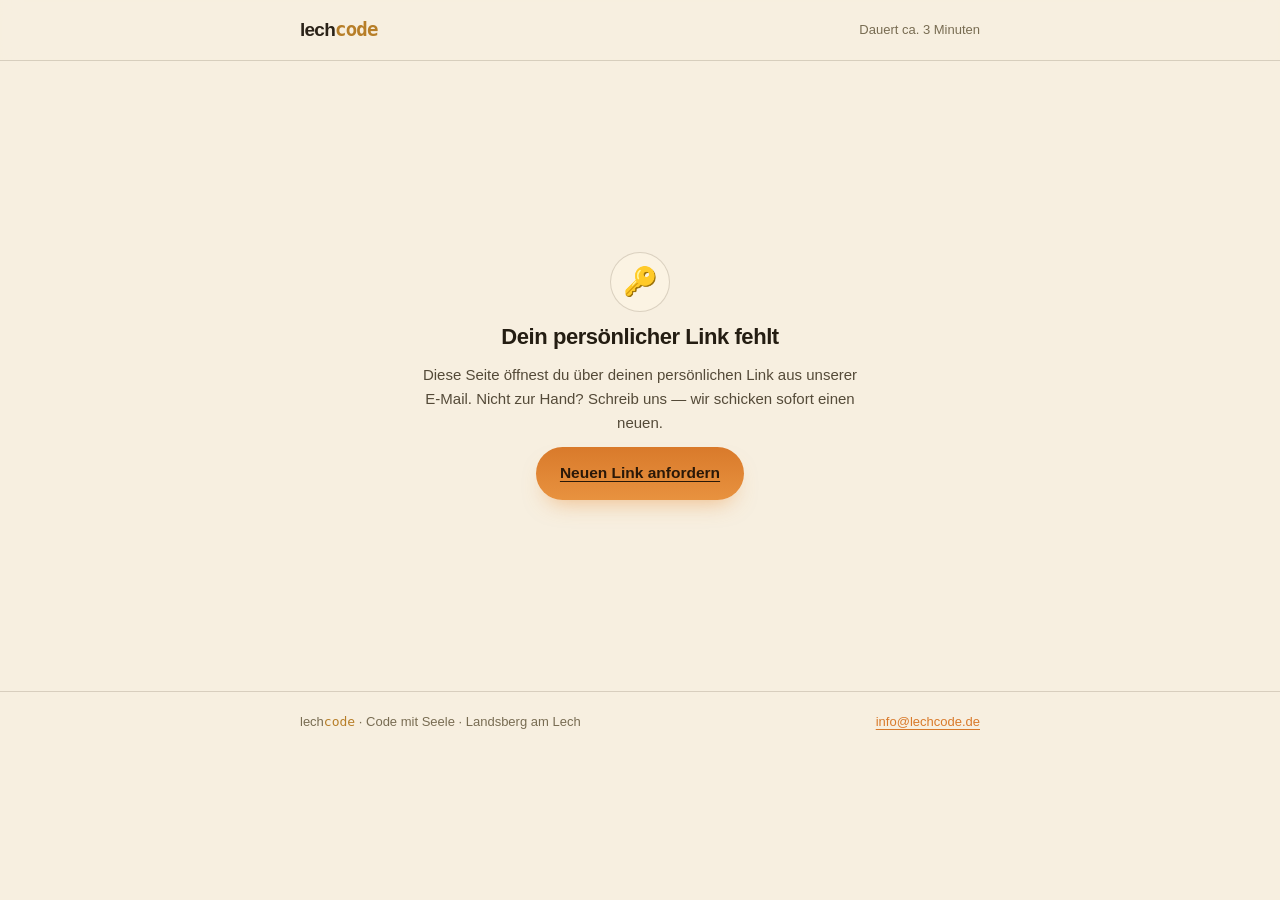
<file: onboarding.html>
<!DOCTYPE html>
<!--
  ╔══════════════════════════════════════════════════════════════════╗
  ║  LECHCODE — Onboarding-Fragebogen (Kunden-Template)               ║
  ║  Zeigt genau die Fragen, die bei diesem Kunden noch offen sind    ║
  ║  (GET /onboarding, gepflegt via lc-onboarding-publish.sh).        ║
  ║  Antworten → onboarding-answers-Job → Runner hakt die Gates ab.   ║
  ║  Zugang: onboarding.html#k=<token> — selbst-tragend, cookiefrei.  ║
  ╚══════════════════════════════════════════════════════════════════╝
-->
<html lang="de">
<head>
  <meta charset="UTF-8" />
  <meta name="viewport" content="width=device-width, initial-scale=1.0" />
  <meta name="robots" content="noindex, nofollow" />
  <title>Kurz noch deine Angaben · Lechcode</title>
  <meta name="theme-color" content="#16130c" />
  <link rel="icon" href="[data-uri]" />
  <style>
  :root{
    /* Helles Theme in Homepage-Beige (lechcode.de --cream #f7efe0) */
    --night:#f7efe0; --night-2:#fffaf0; --panel:#fbf3e3;
    --bone:#2a2218; --bone-dim:#544a38; --muted:#786c52;
    --amber:#e8923f; --ember:#d97a2b; --gold:#b77e28; --gruen:#7aa259;
    --line:rgba(74,58,34,.18);
    --sans:-apple-system,BlinkMacSystemFont,"Segoe UI",Roboto,sans-serif;
    --mono:ui-monospace,"SF Mono",Menlo,monospace;
    --radius:16px; --radius-lg:22px; --pill:999px;
    --focus:0 0 0 3px rgba(232,146,63,.45);
  }
  *{margin:0;padding:0;box-sizing:border-box;}
  body{background:var(--night);color:var(--bone);font-family:var(--sans);line-height:1.6;-webkit-font-smoothing:antialiased;min-height:100dvh;}
  h1,h2,h3{line-height:1.2;letter-spacing:-.02em;color:#241d12;text-wrap:balance;}
  a{color:var(--ember);text-decoration:underline;text-underline-offset:3px;}
  .wrap{width:min(680px,94vw);margin-inline:auto;}
  .kopfzeile{border-bottom:1px solid var(--line);background:rgba(247,239,224,.85);backdrop-filter:blur(10px);position:sticky;top:0;z-index:40;}
  .kopfzeile .wrap{height:60px;display:flex;align-items:center;justify-content:space-between;}
  .wm{font-weight:800;letter-spacing:-.04em;font-size:19px;}
  .wm .code{color:var(--gold);font-family:var(--mono);}
  main{padding:clamp(24px,4vw,44px) 0 70px;}
  .intro h1{font-size:clamp(23px,4vw,30px);}
  .intro p{color:var(--bone-dim);margin-top:8px;max-width:54ch;}
  .fortschritt{font-family:var(--mono);font-size:12.5px;color:var(--muted);margin-top:14px;}

  .gruppe{background:var(--night-2);border:1px solid var(--line);border-radius:var(--radius-lg);padding:clamp(18px,3vw,26px);margin-top:20px;}
  .gruppe h2{font-size:18px;display:flex;align-items:center;gap:9px;}
  .gruppe h2 .nr{width:26px;height:26px;border-radius:50%;background:var(--panel);border:1px solid var(--line);display:grid;place-items:center;font-family:var(--mono);font-size:13px;color:var(--gold);flex:none;}
  .gruppe .erkl{color:var(--muted);font-size:14px;margin:8px 0 14px;}
  .feld{margin-top:12px;display:grid;gap:6px;}
  .feld label{font-size:14px;color:var(--bone-dim);}
  .feld label .opt{color:var(--muted);font-size:12px;}
  .feld input[type=text],.feld textarea{border:1px solid var(--line);background:var(--panel);color:var(--bone);font-family:var(--sans);font-size:16px;border-radius:12px;padding:11px 13px;width:100%;}
  .feld textarea{resize:vertical;min-height:76px;line-height:1.5;}
  .feld input:focus-visible,.feld textarea:focus-visible{outline:none;box-shadow:var(--focus);}
  .check{display:flex;gap:11px;align-items:flex-start;background:var(--panel);border:1px solid var(--line);border-radius:12px;padding:13px 14px;cursor:pointer;}
  .check input{width:20px;height:20px;margin-top:2px;accent-color:var(--amber);flex:none;}
  .check span{font-size:14.5px;line-height:1.5;}

  .frei{margin-top:20px;}
  .abschluss{margin-top:26px;display:grid;gap:12px;justify-items:start;}
  .btn{display:inline-flex;align-items:center;gap:8px;cursor:pointer;border:none;
    background:linear-gradient(180deg,var(--ember),var(--amber));color:#2a1808;
    font-weight:700;font-size:15.5px;padding:14px 24px;border-radius:var(--pill);font-family:var(--sans);
    box-shadow:0 12px 22px -10px rgba(232,146,63,.55);transition:transform .2s,opacity .2s;}
  .btn:hover{transform:translateY(-1px);}
  .btn:focus-visible{outline:none;box-shadow:var(--focus);}
  .btn[disabled]{opacity:.45;cursor:not-allowed;transform:none;}
  .fehler{display:none;color:#b5502a;font-size:14px;}
  .fehler.an{display:block;}
  .hinweis{color:var(--muted);font-size:12.5px;max-width:54ch;}

  .vollbild{display:none;place-items:center;min-height:70dvh;text-align:center;padding:24px;}
  .vollbild.an{display:grid;}
  .vollbild .inhalt{max-width:440px;display:grid;gap:12px;justify-items:center;}
  .vollbild .zeichen{width:60px;height:60px;border-radius:50%;display:grid;place-items:center;font-size:28px;background:var(--panel);border:1px solid var(--line);}
  .vollbild .zeichen.gruen{background:var(--gruen);border:none;color:#1c2413;}
  footer{border-top:1px solid var(--line);padding:20px 0 32px;color:var(--muted);font-size:13px;}
  footer .wrap{display:flex;justify-content:space-between;flex-wrap:wrap;gap:10px;}
  </style>
</head>
<body>

  <header class="kopfzeile">
    <div class="wrap">
      <span class="wm">lech<span class="code">code</span></span>
      <span style="font-size:13px;color:var(--muted);">Dauert ca. 3 Minuten</span>
    </div>
  </header>

  <div class="vollbild" id="kein-zugang">
    <div class="inhalt">
      <div class="zeichen">🔑</div>
      <h1 style="font-size:22px;">Dein persönlicher Link fehlt</h1>
      <p style="color:var(--bone-dim);font-size:15px;">Diese Seite öffnest du über deinen persönlichen Link aus unserer E-Mail. Nicht zur Hand? Schreib uns — wir schicken sofort einen neuen.</p>
      <a class="btn" href="mailto:info@lechcode.de?subject=Neuer%20Link%20zum%20Fragebogen">Neuen Link anfordern</a>
    </div>
  </div>

  <div class="vollbild" id="danke">
    <div class="inhalt">
      <div class="zeichen gruen">✓</div>
      <h1 style="font-size:24px;">Danke dir! Alles angekommen.</h1>
      <p style="color:var(--bone-dim);font-size:15px;">Damit können wir deine Seite fertig machen — deine Angaben fließen automatisch ein. Wenn noch etwas fehlt, melden wir uns persönlich.</p>
      <p style="font-size:15px;color:var(--gold);">Bis gleich — Lenny &amp; Michael 🌿</p>
    </div>
  </div>

  <main class="wrap" id="app" style="display:none;">
    <div class="intro">
      <h1 id="titel">Kurz noch ein paar Angaben — dann ist deine Seite startklar.</h1>
      <p>Das hier sind genau die Punkte, die uns für deine Website noch fehlen. Ehrlich beantwortet hilft am meisten — und was du nicht weißt, lässt du einfach leer.</p>
      <p class="fortschritt" id="fortschritt"></p>
    </div>
    <form id="formular"></form>
    <div class="gruppe frei">
      <h2><span class="nr">✎</span> Noch etwas, das wir wissen sollten?</h2>
      <div class="feld"><textarea id="freitext" placeholder="Alles, was dir noch einfällt — Wünsche, Hinweise, Fragen …"></textarea></div>
    </div>
    <div class="abschluss">
      <button class="btn" id="absenden">Angaben absenden ✓</button>
      <p class="fehler" id="fehler"></p>
      <p class="hinweis">Deine Angaben nutzen wir nur für deine Website (Impressum, Texte, Bildnachweise). Fragen? <a href="mailto:info@lechcode.de">info@lechcode.de</a></p>
    </div>
  </main>

  <footer>
    <div class="wrap">
      <span>lech<span style="color:var(--gold);font-family:var(--mono);">code</span> · Code mit Seele · Landsberg am Lech</span>
      <span><a href="mailto:info@lechcode.de">info@lechcode.de</a></span>
    </div>
  </footer>

<script>
(function(){
  "use strict";
  var LC_API = "https://lechcode-api.nameless-waterfall-55e5.workers.dev"; /* LC-API-URL — wird von plattform/bin/set-api-url.sh gesetzt */

  // Token aus #k=… — pro Kunde eindeutig speichern (geteilte Origin lechcode.github.io!).
  //   Gleicher Slug-Namespace wie mein-bereich.html, damit der Token auf beiden Seiten gilt.
  var pfadSlug = (location.pathname.match(/\/([a-z0-9][a-z0-9-]*)-vorschau\//) || [])[1] || null;
  var nsSlug = pfadSlug || location.hostname || "lc";
  function nsKey(basis){ return basis + ":" + nsSlug; }
  try { localStorage.removeItem("lc-zugang"); } catch(e){}
  var token = "";
  var m = (location.hash || "").match(/[#&]k=([A-Za-z0-9]+)/);
  if (m){ token = m[1]; try{ localStorage.setItem(nsKey("lc-zugang"), token); }catch(e){}
    history.replaceState(null, "", location.pathname + location.search); }
  else { try{ token = localStorage.getItem(nsKey("lc-zugang")) || ""; }catch(e){} }

  var app = document.getElementById("app");
  function zeigeKeinZugang(){ document.getElementById("kein-zugang").classList.add("an"); }
  if (!token){ zeigeKeinZugang(); return; }

  // Enter in einem Textfeld darf das Formular NICHT nativ absenden (GET-Reload → alle
  // Antworten weg). Der Absende-Button liegt außerhalb des <form> und hat einen eigenen Handler.
  var formEl = document.getElementById("formular");
  if (formEl) formEl.addEventListener("submit", function(e){ e.preventDefault(); });

  function api(pfad, opts){
    opts = opts || {};
    opts.headers = Object.assign({"authorization":"Bearer " + token}, opts.headers || {});
    return fetch(LC_API + pfad, opts);
  }

  var gruppen = [];

  function feldId(g, f){ return "f-" + g.id + "-" + f.id; }

  function bauen(daten){
    document.getElementById("kein-zugang").classList.remove("an"); // evtl. gezeigten „Verbindung klemmt"-Hinweis wieder ausblenden
    var anrede = daten.anrede || (daten.name || "").split(" ")[0];
    if (anrede) document.getElementById("titel").textContent = anrede + ", kurz noch ein paar Angaben — dann ist deine Seite startklar.";
    gruppen = (daten.fragen && daten.fragen.gruppen) || [];
    document.getElementById("fortschritt").textContent = gruppen.length + (gruppen.length === 1 ? " Themenblock" : " Themenblöcke") + " · ca. 3 Minuten";
    var form = document.getElementById("formular");
    gruppen.forEach(function(g, idx){
      var box = document.createElement("section");
      box.className = "gruppe";
      var h = document.createElement("h2");
      var nr = document.createElement("span"); nr.className = "nr"; nr.textContent = idx + 1;
      h.appendChild(nr); h.appendChild(document.createTextNode(g.titel || ""));
      box.appendChild(h);
      if (g.erklaerung){ var e = document.createElement("p"); e.className = "erkl"; e.textContent = g.erklaerung; box.appendChild(e); }
      (g.felder || []).forEach(function(f){
        var feld = document.createElement("div"); feld.className = "feld";
        if (f.art === "checkbox"){
          var lab = document.createElement("label"); lab.className = "check";
          var cb = document.createElement("input"); cb.type = "checkbox"; cb.id = feldId(g, f);
          var sp = document.createElement("span"); sp.textContent = f.frage;
          lab.appendChild(cb); lab.appendChild(sp); feld.appendChild(lab);
        } else {
          var l = document.createElement("label"); l.htmlFor = feldId(g, f);
          l.textContent = f.frage;
          if (f.optional){ var o = document.createElement("span"); o.className = "opt"; o.textContent = "  (optional)"; l.appendChild(o); }
          feld.appendChild(l);
          var input;
          if (f.art === "liste"){ input = document.createElement("textarea"); input.placeholder = "z. B.\nErstgespräch — kostenlos\nBehandlung 60 Min — 80 €"; }
          else { input = document.createElement("input"); input.type = "text"; }
          input.id = feldId(g, f);
          feld.appendChild(input);
        }
        box.appendChild(feld);
      });
      form.appendChild(box);
    });
    app.style.display = "";
  }

  var obVersuche = 0;
  function ladeFragen(){
    api("/onboarding").then(function(r){
      if (r.status === 401){ zeigeKeinZugang(); return null; }
      if (!r.ok) throw new Error("http " + r.status); // 5xx/429 → gleich nochmal versuchen (kein „Link fehlt")
      return r.json();
    }).then(function(j){
      if (j === null) return; // 401 bereits behandelt
      if (j && j.ok){
        // Schutz: gehört der Token wirklich zu DIESER Seite? (fremder/falscher Link → keine Fremddaten)
        if (pfadSlug && j.slug && j.slug !== pfadSlug){ try{ localStorage.removeItem(nsKey("lc-zugang")); }catch(e){} zeigeKeinZugang(); return; }
        // Schon abgeschickt? → direkt „Danke", kein Doppel-Versand.
        var schon = false; try { schon = !!localStorage.getItem(nsKey("lc-onboarding-done")); } catch(e){}
        if (schon){ document.getElementById("danke").classList.add("an"); return; }
        bauen(j);
      } else if (j) zeigeKeinZugang(); // ok:false = echter Zugangsfehler
    }).catch(function(){
      if (obVersuche < 3){ obVersuche++; setTimeout(ladeFragen, 2500); } // transienter Fehler → kurz erneut
      else {
        // Nach 3 Fehlversuchen NICHT „Link fehlt" behaupten (der Link ist meist gültig) —
        // ehrlich als Verbindungsproblem zeigen und weiter im Hintergrund versuchen.
        var kz = document.getElementById("kein-zugang");
        var p = kz.querySelector("p");
        if (p) p.textContent = "Die Verbindung klemmt gerade — ich versuche es weiter. Bitte lass die Seite offen oder lade sie gleich neu.";
        var h1 = kz.querySelector("h1"); if (h1) h1.textContent = "Einen Moment noch …";
        kz.classList.add("an");
        setTimeout(function(){ obVersuche = 0; ladeFragen(); }, 8000);
      }
    });
  }
  ladeFragen();

  document.getElementById("absenden").addEventListener("click", async function(){
    var knopf = this; var fehlerEl = document.getElementById("fehler");
    fehlerEl.classList.remove("an");
    var antworten = {};
    gruppen.forEach(function(g){
      var gr = {};
      (g.felder || []).forEach(function(f){
        var el = document.getElementById(feldId(g, f));
        if (!el) return;
        if (f.art === "checkbox") gr[f.id] = el.checked;
        else if (f.art === "liste"){
          gr[f.id] = el.value.split("\n").map(function(z){ return z.trim(); }).filter(Boolean)
            .map(function(z){
              // Nur an einem Trenner MIT umgebendem Leerraum (oder Gedankenstrich) splitten —
              // sonst zerschneidet „Anti-Stress-Massage" fälschlich in Leistung+Preis.
              var t = z.split(/\s+[—–]\s+|\s+-\s+/);
              return (t.length > 1) ? {leistung: t[0].trim(), preis: t.slice(1).join(" - ").trim()} : {leistung: z, preis: ""};
            });
        }
        else gr[f.id] = el.value.trim();
      });
      // Gruppen mit genau einem Feld flach ablegen (z. B. oeffnungszeiten)
      var schluessel = Object.keys(gr);
      antworten[g.id] = (schluessel.length === 1 && schluessel[0] === g.id) ? gr[g.id] : gr;
    });
    knopf.disabled = true; knopf.textContent = "Sendet …";
    try {
      var r = await api("/job", {method:"POST", headers:{"content-type":"application/json"},
        body: JSON.stringify({type:"onboarding-answers", payload:{antworten: antworten, freitext: document.getElementById("freitext").value.trim()}})});
      var j = await r.json();
      if (!j.ok) throw new Error(j.meldung || "");
      try { localStorage.setItem(nsKey("lc-onboarding-done"), "1"); } catch(e){} // gegen versehentlichen Doppel-Versand
      app.style.display = "none";
      document.getElementById("danke").classList.add("an");
      window.scrollTo({top:0});
    } catch(e){
      fehlerEl.textContent = (e && e.message) ? e.message : "Das Absenden hat nicht geklappt — bitte noch einmal versuchen oder kurz an info@lechcode.de schreiben.";
      fehlerEl.classList.add("an");
      knopf.disabled = false; knopf.textContent = "Angaben absenden ✓";
    }
  });
})();
</script>
</body>
</html>
</file>
<file: assets/fonts.css>
/* Leading Legends — Schrift lokal gehostet.
   Keine Verbindung zu Google Fonts (DSGVO), kein externer Request auf der ganzen Seite.
   Inter Tight, Variable-Font, Achse 300–500. Lizenz: SIL Open Font License 1.1.

   Eine einzige Familie — der Serifen-Versuch aus dem Design-Review vom 09.08.
   ist auf Michis Ansage wieder raus. */

@font-face{
  font-family:"Inter Tight";
  font-style:normal;
  font-weight:300 500;
  font-display:swap;
  src:url("fonts/inter-tight-latin.woff2") format("woff2");
  unicode-range:U+0000-00FF,U+0131,U+0152-0153,U+02BB-02BC,U+02C6,U+02DA,U+02DC,U+0304,U+0308,U+0329,U+2000-206F,U+20AC,U+2122,U+2191,U+2193,U+2212,U+2215,U+FEFF,U+FFFD;
}
@font-face{
  font-family:"Inter Tight";
  font-style:normal;
  font-weight:300 500;
  font-display:swap;
  src:url("fonts/inter-tight-latin-ext.woff2") format("woff2");
  unicode-range:U+0100-02BA,U+02BD-02C5,U+02C7-02CC,U+02CE-02D7,U+02DD-02FF,U+0304,U+0308,U+0329,U+1D00-1DBF,U+1E00-1E9F,U+1EF2-1EFF,U+2020,U+20A0-20AB,U+20AD-20C0,U+2113,U+2C60-2C7F,U+A720-A7FF;
}

/* Fallback mit angeglichener Metrik — verhindert den Sprung beim Nachladen
   (font-display:swap). Inter Tight läuft enger als Arial, deshalb
   size-adjust unter 100 %. */
@font-face{
  font-family:"Inter Tight Fallback";
  src:local("Arial"),local("Helvetica Neue"),local("Segoe UI");
  size-adjust:97%;
  ascent-override:97%;
  descent-override:24%;
  line-gap-override:0%;
}
</file>
<file: assets/site.css>
/* ══════════════════════════════════════════════════════════════════════════
   Leading Legends — Alexander Faubel & Dorje
   Haltung: „Executive Calm", übernommen aus dem Executive Reset. Viel
   Weißraum, eine Schrift, kein Radius, keine Schatten. Trennung über
   Haarlinien und Flächen. Eine einzige Akzentfarbe (Gold).
   Fotos seit 28.09. nicht mehr schwarzweiß, sondern alle im selben
   Farblook „Moos & Champagner“: Grün moosig-olivig statt grell, Himmel
   zurückgenommen, Lichter warm Richtung Champagner/Creme, Schatten weich
   Richtung Grünschwarz — die Natur bleibt sichtbar, der Look passt zu
   Gold, Creme und Grünschwarz. Dokumentarisch, nicht inszeniert.
   Wenn eine Entscheidung zwischen mehr und weniger steht: weniger.

   Stand 27.09.2026 — Neubau nach Alexanders Konzept „Leading Legends"
   (Google-Doc): Retreat-Format statt Executive Reset, 15 Kapitel.
   ══════════════════════════════════════════════════════════════════════════ */

/* ─── 1 · Tokens ───────────────────────────────────────────────────────── */
:root{
  --paper:#F9F8F6;      /* warmes Cremeweiß                                  */
  --ink:#111C19;        /* Grünschwarz, bewusst kein reines Schwarz          */
  --muted:#616862;      /* Sekundärtext, 5,4:1 auf Papier                    */
  --field:#EFEDE7;      /* abgesetzte Flächen                                */
  --line:#DFDCD4;       /* Haarlinien                                        */
  --gold:#8A6A12;       /* Gold auf hellem Grund, 4,8:1                      */
  --gold-lt:#E0C07A;    /* Champagner — ausschließlich auf --ink-Flächen     */
  --paper-66:rgba(249,248,246,.66);
  --paper-16:rgba(249,248,246,.16);

  --font:"Inter Tight","Inter Tight Fallback",system-ui,-apple-system,"Segoe UI",Arial,sans-serif;

  --t-h1:clamp(46px, 7vw, 96px);   /* auf dem Handy nicht kleiner — der Hero traegt nur vier Elemente */
  --t-h2:clamp(29px, 4vw, 52px);
  --t-big:clamp(26px, 3.2vw, 44px);  /* die einzelnen Spiegel-Saetze */
  --t-num:clamp(30px, 3.4vw, 46px);
  --t-h3:clamp(20px, 1.5vw, 25px);
  --t-lead:clamp(17px, 1.15vw, 20px);
  --t-body:clamp(16px, .8vw, 17px);   /* 16 px ist die Komfortgrenze auf dem Handy */
  --t-meta:13px;
  --t-eyebrow:11px;

  --wrap:1320px;
  --pad:clamp(22px, 6vw, 88px);
  --sec:clamp(84px, 13vw, 190px);
  --head:clamp(62px, 6vw, 78px);
  --ease:cubic-bezier(.2,.6,.2,1);
}

/* ─── 2 · Grundlagen ───────────────────────────────────────────────────── */
*,*::before,*::after{margin:0;padding:0;box-sizing:border-box;}
html{
  -webkit-text-size-adjust:100%;
  scroll-behavior:smooth;
  scroll-padding-top:calc(var(--head) + 8px);
  overflow-x:clip;
}
body{
  background:var(--paper);
  color:var(--ink);
  font-family:var(--font);
  font-size:var(--t-body);
  font-weight:400;
  line-height:1.65;
  -webkit-font-smoothing:antialiased;
  -moz-osx-font-smoothing:grayscale;
  overflow-x:clip;
}
h1,h2,h3{
  font-weight:500;                 /* Überschriften nie fett */
  letter-spacing:-.035em;
  line-height:1.1;
  text-wrap:balance;
}
h1{font-size:var(--t-h1);line-height:1.02;max-width:15ch;}
h2{font-size:var(--t-h2);max-width:17ch;}
h3{font-size:var(--t-h3);line-height:1.24;letter-spacing:-.028em;}
p{max-width:58ch;}
a{color:inherit;text-decoration:none;}
img{display:block;max-width:100%;height:auto;}
ul,ol{list-style:none;}
::selection{background:var(--gold-lt);color:var(--ink);}

:focus-visible{outline:2px solid var(--ink);outline-offset:4px;}
.on-ink :focus-visible{outline-color:var(--gold-lt);}

.skip{
  position:absolute;left:var(--pad);top:-100px;z-index:200;
  background:var(--ink);color:var(--paper);
  padding:12px 20px;font-size:var(--t-eyebrow);
  letter-spacing:.2em;text-transform:uppercase;
  transition:top .2s;
}
.skip:focus{top:14px;}

/* ─── 3 · Bausteine ────────────────────────────────────────────────────── */
.wrap{width:100%;max-width:var(--wrap);margin-inline:auto;padding-inline:var(--pad);}
section{padding-block:var(--sec);}
.rule{border-top:1px solid var(--line);}
.on-ink{background:var(--ink);color:var(--paper);}
.on-ink h2,.on-ink h3{color:var(--paper);}

.eyebrow{
  font-size:var(--t-eyebrow);
  font-weight:500;
  letter-spacing:.2em;
  text-transform:uppercase;
  color:var(--gold);
  display:block;
}
.on-ink .eyebrow{color:var(--gold-lt);}
.eyebrow + h1,.eyebrow + h2{margin-top:22px;}

.lead{font-size:var(--t-lead);line-height:1.6;max-width:44ch;color:var(--muted);}
.meta{font-size:var(--t-meta);line-height:1.5;color:var(--muted);}
.on-ink .lead{color:var(--paper-66);}

/* Offene Stellen aus Alexanders Doc — sichtbar als das, was sie sind.
   Gold, gepunktet unterstrichen, damit sie beim Durchsehen sofort
   auffallen und niemand sie fuer fertigen Text haelt. */
.klaeren{
  color:var(--gold);
  text-decoration:underline dotted;
  text-underline-offset:.22em;
  text-decoration-thickness:1px;
}
.on-ink .klaeren{color:var(--gold-lt);}

/* Button — Outline, Fläche läuft beim Hover von unten hoch */
.btn{
  position:relative;isolation:isolate;
  display:inline-block;
  border:1px solid var(--ink);
  padding:17px 34px;
  font-size:12px;font-weight:500;
  letter-spacing:.16em;text-transform:uppercase;
  color:var(--ink);background:transparent;
  cursor:pointer;overflow:hidden;
  transition:color .38s var(--ease);
}
.btn::before{
  content:"";position:absolute;inset:0;z-index:-1;
  background:var(--ink);
  transform:scaleY(0);transform-origin:bottom;
  transition:transform .42s var(--ease);
}
.btn:hover{color:var(--paper);}
.btn:hover::before{transform:scaleY(1);}
.btn--inv{border-color:var(--paper);color:var(--paper);}
.btn--inv::before{background:var(--paper);}
.btn--inv:hover{color:var(--ink);}

.link{border-bottom:1px solid var(--line);transition:border-color .3s var(--ease);}
.link:hover{border-color:var(--ink);}
.on-ink .link{border-bottom-color:rgba(249,248,246,.28);}
.on-ink .link:hover{border-bottom-color:var(--paper);}

/* Feine Strichsymbole — nur Haken und Kreuz in „Für wen". */
.ico{
  width:22px;height:22px;flex:none;
  stroke:var(--gold);stroke-width:1;
  fill:none;stroke-linecap:round;stroke-linejoin:round;
}
.on-ink .ico{stroke:var(--gold-lt);}

.duo{display:grid;gap:clamp(26px,4vw,72px);}
@media (min-width:900px){
  .duo{grid-template-columns:5fr 6fr;gap:clamp(40px,6vw,110px);align-items:start;}
}

/* Platzhalterfläche — fuer Bilder, die noch nicht vorliegen */
.ph{
  position:relative;background:var(--field);width:100%;
  border:1px dashed var(--line);
}
.ph span{
  position:absolute;left:16px;bottom:14px;
  font-size:var(--t-eyebrow);letter-spacing:.2em;
  text-transform:uppercase;color:#6B6862;   /* 4,6:1 auf --field */
}
.on-ink .ph{background:rgba(249,248,246,.06);border-color:var(--paper-16);}
.on-ink .ph span{color:rgba(249,248,246,.45);}
/* Flache Variante mit mittigem Label — fuer grosse Flaechen, die sonst
   einen halben Bildschirm leer liessen. */
.ph--mid span{left:50%;top:50%;bottom:auto;transform:translate(-50%,-50%);white-space:nowrap;}

/* ─── 4 · Kopfzeile ────────────────────────────────────────────────────── */
.head{
  position:fixed;inset:0 0 auto 0;z-index:100;
  height:var(--head);background:var(--paper);
  border-bottom:1px solid transparent;
  transition:border-color .4s var(--ease);
}
.head.is-scrolled{border-bottom-color:var(--line);}
.head .wrap{height:100%;display:flex;align-items:center;justify-content:space-between;gap:24px;}
.mark{
  font-size:clamp(12px, 1vw, 15px);
  font-weight:500;letter-spacing:.2em;
  text-transform:uppercase;white-space:nowrap;
}
.nav{display:flex;align-items:center;gap:clamp(20px,2.4vw,38px);}
.nav a{
  position:relative;
  font-size:var(--t-eyebrow);font-weight:500;
  letter-spacing:.16em;text-transform:uppercase;
  color:var(--muted);transition:color .3s var(--ease);
  white-space:nowrap;
}
.nav a:hover{color:var(--ink);}
/* Vergroessert die Trefferflaeche auf sicher ueber 44 px, ohne das Layout zu
   beruehren: ein unsichtbares Rechteck ueber dem Link. */
.nav a::before,.mark::before,.foot a::before{
  content:"";position:absolute;inset:-14px -10px;
}
.mark,.foot a{position:relative;}
.nav a::after{
  content:"";position:absolute;left:0;right:0;bottom:-7px;height:1px;
  background:currentColor;transform:scaleX(0);transform-origin:right;
  transition:transform .42s var(--ease);
}
.nav a:hover::after{transform:scaleX(1);transform-origin:left;}
.nav a.apply{color:var(--gold);}
.nav a.apply:hover{color:var(--ink);}
@media (max-width:900px){.nav a:not(.apply){display:none;}}

/* Handy-Menue (Michi, 30.09.): ein Knopf „Menü“ mit zwei Haarlinien rechts
   in der Kopfzeile; darunter klappt eine Liste im Papierton auf, die Ziele
   gross untereinander, „Interesse anmelden“ in Gold als letzter Punkt.
   Schliesst bei Klick auf ein Ziel, ausserhalb oder mit Esc (site.js). */
.menu-btn{display:none;}
.menu{display:none;}
@media (max-width:900px){
  .head .wrap{gap:14px;}
  .mark,.nav{flex:none;}
}
/* Auf Handybreite (≤ 480 px) muessen Wortmarke, „Interesse anmelden“ und das
   Menue-Zeichen in eine Zeile: Sperrung und Abstaende enger, sonst schiebt
   sich das Zeichen ueber den Rand (gemessen: 360 px → 367 px Bedarf). */
@media (max-width:480px){
  .head .wrap{gap:10px;}
  .mark{font-size:11px;letter-spacing:.11em;}
  .nav a.apply{letter-spacing:.09em;}
}
@media (max-width:900px){
  /* Nur das Zeichen (zwei Linien, offen: Kreuz) — ein Wort daneben machte
     die Kopfzeile auf 390 px zu breit. Das Label bleibt fuer Screenreader. */
  .menu-btn{
    display:inline-flex;align-items:center;justify-content:center;flex:none;
    width:44px;height:44px;margin-right:6px;
    border:0;background:transparent;cursor:pointer;color:var(--ink);
  }
  .menu-btn span{position:absolute;width:1px;height:1px;overflow:hidden;clip:rect(0 0 0 0);white-space:nowrap;}
  .menu-btn i{
    position:relative;width:22px;height:12px;display:block;
  }
  .menu-btn i::before,.menu-btn i::after{
    content:"";position:absolute;left:0;right:0;height:1.5px;background:var(--ink);
    transition:transform .32s var(--ease), top .32s var(--ease);
  }
  .menu-btn i::before{top:0;}
  .menu-btn i::after{top:11px;}
  .menu-btn[aria-expanded="true"] i::before{top:5.5px;transform:rotate(45deg);}
  .menu-btn[aria-expanded="true"] i::after{top:5.5px;transform:rotate(-45deg);}
  .menu{
    display:block;
    position:fixed;left:0;right:0;top:var(--head);z-index:99;
    background:var(--paper);border-bottom:1px solid var(--line);
    padding-block:6px 26px;
    opacity:0;transform:translateY(-8px);pointer-events:none;
    transition:opacity .28s var(--ease), transform .32s var(--ease);
  }
  .menu[hidden]{display:block;}          /* hidden steuert nur den Zustand, die Animation macht das CSS */
  .menu.is-open{opacity:1;transform:none;pointer-events:auto;}
  /* .head .wrap ist eine Zeile mit Mittelachse — hier wieder eine Spalte,
     linksbuendig, ohne feste Hoehe */
  .head .menu nav{display:flex;flex-direction:column;align-items:stretch;justify-content:flex-start;height:auto;gap:0;}
  .menu a{
    display:block;padding-block:16px;
    border-top:1px solid var(--line);
    font-size:clamp(20px,5.6vw,26px);font-weight:500;letter-spacing:-.025em;line-height:1.2;
  }
  .menu a:first-child{border-top:0;}
  .menu a.apply{color:var(--gold);}
  /* Schleier ueber dem Rest der Seite, solange das Menue offen ist */
  .head.menu-open::after{
    content:"";position:fixed;inset:var(--head) 0 0 0;z-index:98;
    background:rgba(17,28,25,.28);
  }
  .head.menu-open{border-bottom-color:var(--line);}
}

/* ─── 5 · Hero — typografisch, darunter ein einziges Bild ──────────────── */
.hero{
  min-height:100svh;
  padding-top:calc(var(--head) + clamp(40px,7vw,90px));
  padding-bottom:0;
  display:flex;flex-direction:column;
}
.hero .wrap{flex:1;display:flex;flex-direction:column;justify-content:center;}
.hero h1{max-width:15ch;}   /* ohne Zeile darueber (Michi, 28.09.) */   /* „Begegne dir selbst." auf einer Zeile */
/* Die zweite Zeile beginnt eine eigene Zeile — so hat Alexander die
   Headline im Doc gezeichnet. balance verhindert ein Einzelwort am Ende. */
.hero h1 em{font-style:normal;color:var(--muted);display:block;text-wrap:balance;}
.hero .lead{margin-top:clamp(24px,2.6vw,38px);max-width:48ch;}
.hero .btn{margin-top:clamp(34px,3.6vw,52px);}
/* Die vier Eckdaten unter dem Button: klein, gesperrt, durch Punkte getrennt */
.facts-line{
  margin-top:clamp(30px,3.4vw,48px);
  display:flex;flex-wrap:wrap;gap:8px 0;
  font-size:var(--t-eyebrow);font-weight:500;
  letter-spacing:.18em;text-transform:uppercase;color:var(--muted);
}
/* Der Punkt haengt am Eintrag davor und bricht nie allein an den Zeilenanfang. */
.facts-line li{white-space:nowrap;}
.facts-line li:not(:last-child)::after{content:"·";margin-inline:14px;color:var(--gold);}
/* Das Gruppenfoto unter der Headline — die Gruppe muss ganz zu sehen sein,
   vom Kopf bis zu den Schuhen. Deshalb festes 16:9 statt eines schmalen
   Streifens, und nie hoeher als der Bildschirm: auf breiten Monitoren wird
   das Bild lieber schmaler (mittig) als oben und unten beschnitten. */
.hero-media{margin-top:clamp(40px,4.5vw,64px);}
.hero-media img{
  display:block;width:100%;height:auto;
  aspect-ratio:16/9;object-fit:cover;
  max-width:calc((100svh - var(--head) - 24px) * 16 / 9);
  margin-inline:auto;
}
/* Handy: eigener 4:3-Schnitt aus <picture>, seitlich enger — die Maenner
   werden so rund ein Drittel groesser als im Desktop-Schnitt. */
@media (max-width:700px){
  .hero-media img{aspect-ratio:4/3;max-width:none;}
}

/* ─── 6 · Das Leben vieler Männer — extrem reduziert ───────────────────── */
/* Linksbuendig wie alle anderen Kapitel (Michi, 01.10.) — frueher war die
   .wrap hier auf 900 px begrenzt und stand dadurch mittig eingerueckt. Die
   Textbloecke haben ihre eigenen Maximalbreiten. */
.life h2{max-width:20ch;}
/* V2 (Alexander): der Dreiklang gross hervorgehoben, jedes Wort auf
   eigener Zeile — Desktop nebeneinander mit Goldpunkten dazwischen. */
.life-key{
  margin-top:clamp(40px,5vw,72px);
  font-size:clamp(26px,2.85vw,40px);   /* Desktop: alle drei auf einer Zeile */
  font-weight:500;letter-spacing:-.03em;line-height:1.15;
  max-width:none;
}
.life-key span{display:block;}
@media (min-width:900px){
  /* Ohne Trennpunkte (Michi, 01.10.) — nur etwas mehr Luft zwischen den Saetzen */
  .life-key span{display:inline;white-space:nowrap;}
  .life-key span:not(:last-child){margin-right:.45em;}
}
.life-lines{margin-top:clamp(30px,3.6vw,52px);max-width:560px;}
.life-lines p{
  max-width:none;
  font-size:var(--t-lead);line-height:1.5;letter-spacing:-.01em;
  padding-block:clamp(16px,1.8vw,24px);
  border-top:1px solid var(--line);
}
.life-lines p:last-child{border-bottom:1px solid var(--line);}
.life-lines p.trio{max-width:none;}
.life-lines p.trio span{display:block;}
.life-close{
  margin-top:clamp(44px,5vw,72px);
  font-size:var(--t-h2);font-weight:500;letter-spacing:-.035em;line-height:1.1;
  max-width:16ch;
}
.life-close::before{
  content:"";display:block;width:44px;height:1px;background:var(--gold);
  margin-bottom:clamp(22px,2.6vw,34px);
}

/* ─── 7 · Der Spiegel — dunkel, ein grosses Bild, Saetze nacheinander ──── */
/* Oben die Buehne: B2 (die Runde an der Feuerschale) liegt ueber die volle
   Breite tief im Gruenschwarz, wie das Bild im Schluss-Kapitel; „Der
   Spiegel“ und die Ueberschrift tauchen unten links darin auf. Darunter
   zweispaltig: links bleibt die Praemisse beim Scrollen stehen, rechts
   ziehen die Spiegel-Saetze vorbei. */
.mirror{padding-top:0;padding-bottom:var(--sec);}
/* V2 (Alexander): der Spiegel als zentraler Markenmoment — die Buehne
   fuellt am Desktop den ganzen Bildschirm, die Ueberschrift hat H1-Groesse. */
.mirror h2{max-width:14ch;font-size:var(--t-h1);line-height:1.02;}
.mirror-stage{
  position:relative;isolation:isolate;overflow:hidden;
  min-height:min(62vw, 100svh);               /* fast Bildschirmhoehe, nie hoeher */
  display:flex;flex-direction:column;justify-content:flex-end;
  padding-top:clamp(120px,14vw,220px);
  padding-bottom:clamp(44px,5vw,80px);
}
.mirror-bg{position:absolute;inset:0;z-index:-1;}
.mirror-bg img{width:100%;height:100%;object-fit:cover;opacity:.6;}
/* Verlauf von unten: dort steht die Schrift, dort ist es fast ganz dunkel;
   nach oben bleibt die Runde sichtbar. Unten laeuft das Bild nahtlos ins
   Gruenschwarz der Sektion aus. */
.mirror-bg::after{
  content:"";position:absolute;inset:0;
  background:
    linear-gradient(to right, rgba(17,28,25,.4) 0%, rgba(17,28,25,0) 55%),   /* links, wo die Schrift steht, etwas dunkler */
    linear-gradient(to top, var(--ink) 0%, rgba(17,28,25,.72) 16%, rgba(17,28,25,.45) 42%, rgba(17,28,25,.2) 100%);
}
.mirror-stage .wrap{position:relative;}
/* Handy: das Bild (4:3-Schnitt) steht oben in voller Breite, die Schrift
   beginnt in seinem unteren, schon dunklen Drittel und laeuft darunter
   weiter — so bleibt die ganze Runde zu sehen statt eines Ausschnitts. */
@media (max-width:700px){
  .mirror-stage{min-height:0;padding-top:52vw;padding-bottom:0;}
  .mirror-bg{bottom:auto;aspect-ratio:4/3;}
  .mirror-bg img{opacity:.62;}
  .mirror-bg::after{
    background:linear-gradient(to top, var(--ink) 0%, rgba(17,28,25,.7) 18%, rgba(17,28,25,.35) 50%, rgba(17,28,25,.12) 100%);
  }
}
.mirror-grid{margin-top:clamp(50px,6vw,90px);display:grid;gap:clamp(30px,4vw,56px);}
@media (min-width:940px){
  .mirror-grid{grid-template-columns:5fr 6fr;column-gap:clamp(40px,6vw,110px);align-items:start;}
  .mirror-premise{position:sticky;top:calc(var(--head) + 40px);}
}
/* Die Praemisse des Kapitels — gross genug, um neben den Spiegel-Saetzen
   zu bestehen, aber zurueckgenommen, damit die Saetze fuehren. */
.mirror-premise{
  font-size:clamp(22px,2.1vw,32px);line-height:1.3;letter-spacing:-.025em;
  color:var(--paper-66);max-width:22ch;
}
/* Die Saetze stehen untereinander; der, der gerade in der Bildschirmmitte
   liegt, ist hell, die anderen zurueckgenommen. site.js setzt .now. */
.mirror-lines{margin-top:0;}
.mirror-lines p:first-child{padding-top:0;}
.mirror-lines p > span{display:block;}
/* Handy und Tablet: die Saetze klappen beim Scrollen einer nach dem anderen
   auf. Jeder steigt aus seiner eigenen Zeile hoch, sobald er ins untere
   Fuenftel des Bildschirms kommt (site.js setzt .open), und klappt beim
   Zurueckscrollen wieder zu. Der Platz bleibt reserviert — nichts springt.
   Nur mit laufendem Observer; sonst (.no-io) stehen alle Saetze sofort da. */
@media (max-width:939px){
  .js:not(.no-io) .mirror-lines p{overflow:hidden;}
  .js:not(.no-io) .mirror-lines p > span{
    opacity:0;transform:translateY(calc(100% + 28px));
    transition:transform .9s cubic-bezier(.16,.84,.28,1), opacity .5s var(--ease);
  }
  .js:not(.no-io) .mirror-lines p.open > span{opacity:1;transform:none;}
}
.mirror-lines p{
  font-size:var(--t-big);font-weight:500;letter-spacing:-.03em;line-height:1.15;
  max-width:16ch;
  padding-block:clamp(14px,1.6vw,22px);
  color:rgba(249,248,246,.45);   /* 4,3:1 auf Gruenschwarz — auch die ruhenden Saetze bleiben lesbar */
  transition:color .6s var(--ease);
}
.mirror-lines p.now,.no-io .mirror-lines p{color:var(--paper);}
.mirror-lines p.turn{color:var(--gold-lt);margin-top:clamp(18px,2vw,30px);}
.no-io .mirror-lines p.turn{color:var(--gold-lt);}
.mirror-close{margin-top:clamp(60px,7vw,110px);padding-top:clamp(26px,3vw,40px);border-top:1px solid var(--paper-16);}
.mirror-close h3{font-size:var(--t-h2);letter-spacing:-.035em;line-height:1.1;max-width:14ch;}
.mirror-close p{margin-top:clamp(22px,2.4vw,32px);color:var(--paper-66);font-size:var(--t-lead);line-height:1.6;max-width:44ch;}
.mirror-close .mirror-core{color:var(--paper);}

/* ─── 8 · Was Men's Work für uns bedeutet ──────────────────────────────── */
.work .lead{margin-top:clamp(22px,2.4vw,32px);color:var(--ink);}
.work .lead + .lead{margin-top:clamp(14px,1.6vw,20px);color:var(--muted);}
.work-questions{margin-top:clamp(26px,3vw,40px);}
.work-questions p{
  max-width:44ch;font-size:var(--t-lead);line-height:1.5;
  padding-block:clamp(12px,1.4vw,18px);border-top:1px solid var(--line);
}
.work-questions p:last-child{border-bottom:1px solid var(--line);}
/* Eyecatcher-Zitat (Alexander, 06.10.): gross, eigene Zeile, feiner
   Goldstrich davor — auf Papier, damit es sich von der dunklen Buehne
   darunter absetzt. */
.work-quote{
  margin-top:clamp(56px,7vw,110px);
  padding-left:clamp(18px,2.2vw,32px);border-left:2px solid var(--gold);
  font-size:var(--t-big);font-weight:500;letter-spacing:-.03em;line-height:1.15;
  color:var(--ink);max-width:28ch;text-wrap:balance;
}
/* Das Zitat als dunkle Buehne ueber die volle Breite (Michi, 28.09.):
   B3-1 (Jurte innen) liegt im Hintergrund — dieselbe Machart wie oben im
   Spiegel (.mirror-bg: Deckkraft, Verlauf von unten, Handy 4:3 oben). */
.work-stage{
  position:relative;isolation:isolate;overflow:hidden;
  margin-top:clamp(60px,7vw,110px);
  min-height:min(56.25vw, 100svh);
  display:flex;flex-direction:column;justify-content:flex-end;
  padding-top:clamp(120px,14vw,220px);
  padding-bottom:clamp(44px,5vw,80px);
}
.work-stage .wrap{position:relative;}
@media (max-width:700px){
  .work-stage{min-height:0;padding-top:52vw;padding-bottom:48px;}
}
.pull{
  font-size:var(--t-h2);font-weight:500;letter-spacing:-.035em;line-height:1.12;
  max-width:24ch;text-wrap:balance;
}
.pull span{display:block;}
.pull span+span{color:var(--paper-66);margin-top:.35em;}
/* Unter der Buehne steht seit 30.09. kein Bild mehr — die Buehne schliesst
   das Kapitel ab. */
.work{padding-bottom:0;}

/* ─── 9 · Die Erfahrung — fünf Dimensionen, editorial ─────────────────── */
/* V2 (Alexander): keine Kartenoptik. Jede Dimension ist eine Zeile
   zwischen Haarlinien; ab 900 px Bild und Text nebeneinander, die Seite
   wechselt von Zeile zu Zeile. Die Bildformate wechseln mit (4:5, 3:2),
   damit es nach Magazin aussieht und nicht nach Raster. „Reibung“ steht
   ohne Bild, zentriert — ein Atemzug im Rhythmus. */
.dims{margin-top:clamp(50px,7vw,100px);border-top:1px solid var(--line);}
.dim{
  display:grid;gap:clamp(24px,3vw,40px);
  padding-block:clamp(36px,4.5vw,72px);
  border-bottom:1px solid var(--line);
}
.dim-media{margin:0;}
.dim-media img{display:block;width:100%;height:auto;object-fit:cover;}
.dim-media--tall img{aspect-ratio:4/5;}
.dim-media--wide img{aspect-ratio:3/2;}
.dim-num{display:block;font-size:var(--t-num);font-weight:500;line-height:1;letter-spacing:-.035em;color:var(--gold);}
.dim-text h3{margin-top:clamp(16px,1.8vw,24px);font-size:var(--t-h2);letter-spacing:-.035em;line-height:1.1;}
.dim-text p{margin-top:clamp(16px,1.8vw,22px);font-size:var(--t-lead);line-height:1.55;color:var(--muted);max-width:34ch;}
.dim-text .tags{
  margin-top:clamp(20px,2.4vw,30px);
  font-size:var(--t-meta);letter-spacing:.02em;color:var(--ink);line-height:1.7;max-width:none;
}
.dim--solo .dim-text{text-align:center;}
.dim--solo .dim-text p{margin-inline:auto;}
.dim--solo .dim-text h3{margin-inline:auto;}
@media (max-width:899px){
  /* Handy: das Bild nach dem Text, der Text bleibt links */
  .dim-media{order:2;}
  .dim-media--tall img{aspect-ratio:4/3;}
}
@media (min-width:900px){
  .dim{grid-template-columns:5fr 6fr;column-gap:clamp(48px,7vw,120px);align-items:center;}
  .dim-media{grid-column:1;}
  .dim-text{grid-column:2;}
  .dim:nth-child(even) .dim-media{grid-column:2;}
  .dim:nth-child(even) .dim-text{grid-column:1;grid-row:1;}
  .dim-media--tall{max-width:440px;}
  .dim:nth-child(even) .dim-media--tall{justify-self:end;}
  .dim--solo{grid-template-columns:1fr;padding-block:clamp(60px,7vw,110px);}
  .dim--solo .dim-text{grid-column:1;max-width:40ch;margin-inline:auto;}
}

/* ─── 10 · Bilder — Fotostrecke als Magazinseite ───────────────────────── */
/* V2 (Alexander): ein grosses Key Image (Kochen) und zwei kleinere statt
   vier gleicher Kacheln. Seit 30.09. (Michi) ist das erste kleine Bild die
   Gruppe vor der Jurte — ein 16:9, das ungeschnitten bleiben muss (acht
   Maenner bis zum Rand). Desktop: Kochen links 4:3 ueber beide Reihen,
   rechts oben die Gruppe in ihrem Format, darunter fuellen die Matten auf
   der Wiese den Rest (rund 3:2). Handy: alles untereinander, die Matten
   als 4:3. */
.strip{padding-block:var(--sec);}
.strip-mag{display:grid;gap:clamp(8px,1vw,14px);}
/* Ueberschrift „Weitere Einblicke“ (Michi, 01.10.): gross und schwarz wie der Satz
   unter den Bildern, aber linksbuendig */
.strip-head{font-size:var(--t-h2);letter-spacing:-.035em;line-height:1.1;}
.strip-head + .strip-mag{margin-top:clamp(32px,4vw,56px);}
.strip-mag figure{margin:0;}
.strip-mag img{display:block;width:100%;height:auto;object-fit:cover;}
.sm-key img{aspect-ratio:4/3;}
.sm-a img{aspect-ratio:16/9;}
.sm-b img{aspect-ratio:4/3;object-position:50% 60%;}
@media (min-width:900px){
  .strip-mag{grid-template-columns:62fr 38fr;grid-template-rows:auto 1fr;}
  .sm-key{grid-column:1;grid-row:1 / span 2;}
  .sm-a{grid-column:2;grid-row:1;}
  .sm-b{grid-column:2;grid-row:2;position:relative;}
  .sm-b img{position:absolute;inset:0;height:100%;aspect-ratio:auto;}
}
.strip-line{
  margin:clamp(50px,6vw,90px) auto 0;
  text-align:center;text-wrap:balance;
  font-size:var(--t-h2);font-weight:500;letter-spacing:-.035em;line-height:1.1;
  max-width:20ch;
}

/* ─── 11 · Ablauf — die vier Tage als waagerechte Zeitleiste ───────────── */
.days-line{
  margin-top:clamp(50px,7vw,100px);
  display:grid;gap:clamp(30px,4vw,56px) clamp(24px,3vw,48px);
  position:relative;
}
@media (min-width:760px){.days-line{grid-template-columns:repeat(2,1fr);}}
@media (min-width:1100px){.days-line{grid-template-columns:repeat(4,1fr);}}
.day{position:relative;padding-top:clamp(22px,2.4vw,32px);border-top:1px solid var(--line);display:flex;flex-direction:column;}
/* Ein Punkt auf der Linie, in Gold — die einzige Markierung der Leiste. */
.day::before{
  content:"";position:absolute;left:0;top:-4px;
  width:7px;height:7px;background:var(--gold);
}
.day-num{
  display:block;font-size:var(--t-num);font-weight:500;
  line-height:1;letter-spacing:-.035em;color:var(--gold);
}
/* V2: Wochentag und Zeit klein ueber der Ueberschrift, die konkreten
   Beispiele des Tages als Stichwortzeile darunter. */
.day-when{margin-top:clamp(14px,1.6vw,20px);font-size:var(--t-eyebrow);font-weight:500;letter-spacing:.2em;text-transform:uppercase;color:var(--muted);}
.day h3{margin-top:clamp(10px,1.2vw,16px);}
.day p{margin-top:12px;color:var(--muted);line-height:1.6;max-width:30ch;}
.day .tags{margin-top:auto;padding-top:clamp(18px,2vw,26px);font-size:var(--t-meta);letter-spacing:.02em;color:var(--ink);line-height:1.7;max-width:none;}
.days-note{
  margin-top:clamp(44px,5vw,72px);
  font-size:var(--t-lead);line-height:1.5;letter-spacing:-.01em;max-width:34ch;
}
.days-note::before{content:"";display:block;width:44px;height:1px;background:var(--gold);margin-bottom:clamp(18px,2vw,26px);}

/* ─── 12 · Was bleibt — sechs Erfahrungsräume im Kreis ─────────────────── */
/* Dunkles Kapitel nach Michis Vorlage (28.09.): ein Goldring mit sechs
   Punkten, die Raeume aussen daran — oben Klarheit, dann im Uhrzeigersinn.
   Handy/Tablet: dieselbe Reihenfolge untereinander an einer Goldlinie. */
.remains h2{max-width:22ch;}
.remains h2 span span{display:block;color:var(--paper-66);}
.orbit{
  margin-top:clamp(56px,7vw,110px);
  position:relative;padding-left:34px;
}
/* Handy: senkrechte Goldlinie, jeder Raum haengt mit einem Punkt daran */
.orbit::before{
  content:"";position:absolute;left:5px;top:14px;bottom:14px;width:1px;
  background:rgba(224,192,122,.45);
}
.orbit-ring{display:none;}
.room{position:relative;padding-block:clamp(18px,2.4vw,26px);}
.room::before{
  content:"";position:absolute;left:-34px;top:calc(clamp(18px,2.4vw,26px) + .5em);
  width:11px;height:11px;border-radius:50%;
  background:var(--gold-lt);box-shadow:0 0 0 4px var(--ink);
}
.room h3{font-size:clamp(22px,2vw,30px);letter-spacing:-.03em;line-height:1.15;color:var(--paper);}
.room p{margin-top:10px;color:var(--paper-66);line-height:1.55;max-width:30ch;}

/* Ab 900 px der Kreis: drei Spalten (Raum links · Ring · Raum rechts),
   oben und unten je ein Raum. V2: vier Raeume, die Punkte oben, rechts,
   unten, links — die seitlichen Raeume sitzen auf Ringmitte. */
@media (min-width:900px){
  .orbit{
    --D:clamp(300px,33vw,450px);
    padding-left:0;
    display:grid;
    grid-template-columns:1fr var(--D) 1fr;
    grid-template-rows:auto var(--D) auto;
    column-gap:clamp(8px,1.4vw,22px);
    row-gap:clamp(18px,2vw,30px);
    max-width:1180px;margin-inline:auto;
  }
  .orbit::before,.room::before{display:none;}
  .room{padding:0;}
  .orbit-ring{display:block;position:relative;grid-column:2;grid-row:2;}
  .orbit-ring svg{display:block;width:100%;height:100%;overflow:visible;}
  .room--n,.room--s{grid-column:1 / -1;justify-self:center;text-align:center;}
  .room--n{grid-row:1;align-self:end;}
  .room--s{grid-row:3;align-self:start;}
  .room--n p,.room--s p{margin-inline:auto;max-width:28ch;}
  .room--w{grid-column:1;grid-row:2;justify-self:end;align-self:center;text-align:right;}
  .room--e{grid-column:3;grid-row:2;justify-self:start;align-self:center;}
  .room--w p{margin-left:auto;}
  .room p{max-width:24ch;}
  .room--w h3,.room--e h3{max-width:12ch;}
  .room--w h3{margin-left:auto;}
}
.ring{fill:none;stroke:rgba(224,192,122,.6);stroke-width:1px;vector-effect:non-scaling-stroke;}
.ring-in{fill:none;stroke:rgba(249,248,246,.1);stroke-width:1px;vector-effect:non-scaling-stroke;}
.orbit-ring .dot{fill:var(--gold-lt);stroke:var(--ink);stroke-width:1.1;}
/* Der Ring zeichnet sich beim Heranscrollen einmal von oben im Uhrzeigersinn */
.js .orbit-ring .ring{stroke-dasharray:100;stroke-dashoffset:100;transition:stroke-dashoffset 2.2s cubic-bezier(.3,.6,.2,1) .2s;}
.js .orbit-ring.in .ring{stroke-dashoffset:0;}
.orbit-label{
  position:absolute;inset:0;display:grid;place-items:center;text-align:center;
  font-size:var(--t-eyebrow);font-weight:500;letter-spacing:.3em;line-height:2.4;
  text-transform:uppercase;color:var(--gold-lt);
}
.remains-close{
  margin-top:clamp(56px,7vw,110px);
  font-size:clamp(22px,2.2vw,32px);line-height:1.3;letter-spacing:-.025em;max-width:30ch;text-wrap:balance;
}
.remains-close::before{
  content:"";display:block;width:44px;height:1px;background:var(--gold-lt);
  margin-bottom:clamp(22px,2.6vw,34px);
}
.remains-close span{display:block;color:var(--paper-66);}
@media (min-width:900px){
  .remains-close{margin-inline:auto;text-align:center;}
  .remains-close::before{margin-inline:auto;}
}

/* ─── 13 · Die Männer vor dir — vier Hochkant-Videos ───────────────────── */
.voices{
  margin-top:clamp(50px,6vw,90px);
  display:grid;gap:clamp(20px,2.6vw,40px) clamp(14px,1.8vw,28px);
  grid-template-columns:1fr 1fr;
}
@media (min-width:900px){.voices{grid-template-columns:repeat(4,1fr);}}
.voice{margin:0;}
.voice video{
  display:block;width:100%;height:auto;
  aspect-ratio:9/16;object-fit:cover;
  background:var(--field);
}
/* Vor dem ersten Klick keine Browser-Leiste ueber dem Gesicht: eine eigene
   Abspielmarke im Haus-Stil (Quadrat in Haarlinie, kleines Dreieck), darunter
   ein leichter Schleier, damit sie auf hellen Postern steht. Erst beim Klick
   setzt site.js controls und startet das Video. */
.voice-frame{position:relative;}
.play{
  position:absolute;inset:0;width:100%;height:100%;
  border:0;padding:0;background:rgba(17,28,25,.18);
  display:grid;place-items:center;cursor:pointer;
  transition:background .4s var(--ease);
}
.play:hover{background:rgba(17,28,25,.32);}
.play span{
  position:relative;width:64px;height:64px;
  border:1px solid var(--paper);
  transition:background .3s var(--ease);
}
.play span::after{
  content:"";position:absolute;left:50%;top:50%;
  transform:translate(-40%,-50%);
  border-left:16px solid var(--paper);
  border-block:10px solid transparent;
  transition:border-left-color .3s var(--ease);
}
.play:hover span{background:var(--paper);}
.play:hover span::after{border-left-color:var(--ink);}
.play:focus-visible{outline:2px solid var(--gold-lt);outline-offset:-6px;}
.voice-frame.is-playing .play{display:none;}
/* Das laufende Video bekommt denselben Farblook wie alle Bilder
   („Moos & Champagner“) — als CSS-Naeherung, weil die Videos selbst nicht
   neu eingefaerbt sind. Erst beim Abspielen, sonst waere das (schon
   gefilterte) Vorschaubild doppelt gefiltert. Gegen den Skript-Filter
   kalibriert (Variante 2 von 3). */
.voice-frame.is-playing video{filter:saturate(.72) sepia(.2) contrast(.9) brightness(1.04);}
.voice figcaption{margin-top:clamp(14px,1.6vw,20px);}
.voice .name{max-width:30ch;font-size:var(--t-meta);letter-spacing:.02em;color:var(--muted);}
.voice .said{margin-top:8px;font-size:var(--t-body);line-height:1.5;letter-spacing:-.01em;max-width:26ch;}

/* ─── 14 · Alexander & Dorje ───────────────────────────────────────────── */
/* Bild und Einstiegstext: Handy untereinander, ab 900 px nebeneinander —
   das Bild links (rund 56 %), der Text rechts auf Hoehe der Bildmitte
   (Michi, 30.09.). */
.us-top{margin-top:clamp(44px,5vw,76px);display:grid;gap:clamp(36px,4.5vw,64px);}
.us-media{margin:0;}
.us-media img{display:block;width:100%;height:auto;aspect-ratio:3/2;object-fit:cover;}
.us-intro p{font-size:var(--t-lead);line-height:1.6;max-width:48ch;}
.us-pull{margin-top:clamp(18px,2vw,28px);padding-left:clamp(16px,2vw,26px);border-left:1px solid var(--gold);font-size:var(--t-lead);line-height:1.6;max-width:48ch;color:var(--muted);}
.us-intro p+p{margin-top:clamp(18px,2vw,28px);color:var(--muted);}
@media (min-width:900px){
  .us-top{grid-template-columns:56fr 44fr;column-gap:clamp(40px,6vw,100px);align-items:center;}
  .us-intro p{max-width:40ch;}
}
.bios{
  margin-top:clamp(50px,6vw,90px);
  display:grid;gap:clamp(40px,5vw,72px);
}
@media (min-width:760px){.bios{grid-template-columns:1fr 1fr;column-gap:clamp(40px,6vw,100px);}}
/* Name mit kleinem rundem Kopf-Icon (Michi, 30.09. — wieder wie am 28.09.),
   darunter die Bio. */
.bio{border-top:1px solid var(--line);padding-top:clamp(20px,2.2vw,30px);}
.bio h3{color:var(--gold);display:flex;align-items:center;gap:16px;}
.bio-icon{width:56px;height:56px;border-radius:50%;object-fit:cover;flex:none;background:var(--field);}
.bio p{margin-top:14px;color:var(--muted);max-width:40ch;line-height:1.6;}
.bio p:first-of-type{margin-top:clamp(14px,1.6vw,20px);color:var(--ink);}
.bio-more{margin-top:14px;}
.bio-more summary{cursor:pointer;color:var(--gold);list-style:none;display:inline-block;}
.bio-more summary::-webkit-details-marker{display:none;}
.bio-more summary:hover{text-decoration:underline;text-underline-offset:4px;}
.bio-more summary:focus-visible{outline:1px solid var(--gold);outline-offset:4px;}
.bio-more[open] summary{margin-bottom:2px;}
.bio .bio-more p:first-of-type{margin-top:14px;color:var(--muted);}
.us-quote{
  margin-top:clamp(60px,7vw,110px);padding-top:clamp(26px,3vw,40px);
  border-top:1px solid var(--line);
  font-size:var(--t-h3);line-height:1.4;letter-spacing:-.02em;max-width:48ch;
}

/* ─── 15 · Der Rahmen — Eckdaten und Ort ───────────────────────────────── */
.frame h2 span span{display:block;color:var(--muted);}
/* Location-Slider (Michi, 28.09.): die Bilder gross, das aktuelle genau so
   breit wie der Inhalt, die Nachbarn schauen am Rand herein. Wischen ueber
   scroll-snap (nativ, auch ohne JavaScript); site.js schaltet alle 5 s
   weiter, haelt bei Beruehrung/Maus/Fokus an und fuehrt Zaehler + Linie. */
.slider{margin-top:clamp(44px,5vw,76px);}
.slider-track{
  --side:max(var(--pad), calc((100% - var(--wrap)) / 2 + var(--pad)));
  display:flex;gap:clamp(10px,1.2vw,18px);
  overflow-x:auto;overscroll-behavior-x:contain;
  scroll-snap-type:x mandatory;scroll-padding-inline:var(--side);
  padding-inline:var(--side);
  scrollbar-width:none;
}
.slider-track::-webkit-scrollbar{display:none;}
.slider-track:focus-visible{outline-offset:-2px;}
.slide{flex:0 0 100%;margin:0;scroll-snap-align:start;scroll-snap-stop:always;}
.slide img{
  width:100%;height:auto;aspect-ratio:3/2;object-fit:cover;
  max-height:calc(100svh - var(--head) - 120px);
  background:var(--field);
}
/* Handy: hoeherer Schnitt, damit die Bilder wirklich gross wirken */
@media (max-width:700px){.slide img{aspect-ratio:4/3;}}
/* Desktop (Michi, 28.09.): nicht mehr ein Bild ueber die ganze Breite —
   das wurde durch die Hoehenbegrenzung zum schmalen Streifen. Stattdessen
   fast quadratische Bilder (4:3) nebeneinander, knapp zwei im Blick, das
   dritte schaut herein. So ist jedes Bild fast ganz zu sehen. */
@media (min-width:900px){
  .slide{flex-basis:clamp(420px,42vw,640px);}
  .slide img{aspect-ratio:4/3;max-height:none;}
}
.slider-bar{display:none;}
.js .slider-bar{
  display:flex;align-items:center;gap:clamp(14px,1.6vw,22px);
  margin-top:clamp(16px,1.8vw,24px);
}
.slider-line{flex:1;height:1px;background:var(--line);position:relative;}
.slider-fill{position:absolute;left:0;top:0;height:1px;width:12.5%;background:var(--gold);transition:width .6s var(--ease);}
.slider-btn{
  width:48px;height:48px;flex:none;position:relative;
  border:1px solid var(--line);background:transparent;cursor:pointer;
  transition:border-color .3s var(--ease),background .3s var(--ease);
}
.slider-btn::after{
  content:"";position:absolute;left:50%;top:50%;width:9px;height:9px;
  border-top:1px solid var(--ink);border-right:1px solid var(--ink);
}
.slider-btn--next::after{transform:translate(-65%,-50%) rotate(45deg);}
.slider-btn--prev::after{transform:translate(-35%,-50%) rotate(-135deg);}
.slider-btn:hover{border-color:var(--ink);}
.frame .facts{margin-top:clamp(44px,5vw,76px);}
@media (min-width:760px){
  .frame .facts{display:grid;grid-template-columns:1fr 1fr;column-gap:clamp(40px,6vw,100px);border-top:0;}
  .frame .facts div:nth-child(-n+2){border-top:1px solid var(--line);}
}
.facts{border-top:1px solid var(--line);}
.facts div{
  display:grid;grid-template-columns:minmax(120px,1fr) 2fr;gap:16px;
  padding-block:clamp(14px,1.6vw,20px);border-bottom:1px solid var(--line);
}
.facts dt{font-size:var(--t-eyebrow);font-weight:500;letter-spacing:.2em;text-transform:uppercase;color:var(--muted);padding-top:.35em;}
.facts dd{font-size:var(--t-lead);line-height:1.4;letter-spacing:-.01em;}
.facts dd .meta{display:block;margin-top:4px;}

/* ─── 16 · Für wen — Fit gegen Anti-Fit ────────────────────────────────── */
.fit-lead{margin-top:clamp(22px,2.4vw,32px);font-size:var(--t-h3);letter-spacing:-.02em;line-height:1.35;color:var(--muted);max-width:30ch;}
.fit{
  margin-top:clamp(50px,6vw,88px);
  display:grid;gap:clamp(40px,5vw,64px);
  position:relative;
}
@media (min-width:860px){
  .fit{grid-template-columns:1fr 1fr;column-gap:clamp(56px,8vw,120px);}
  .fit::before{
    content:"";position:absolute;top:0;bottom:0;left:50%;
    width:1px;background:var(--line);
  }
}
@media (max-width:859px){
  .fit--no{padding-top:clamp(30px,4vw,44px);border-top:1px solid var(--line);}
}
.fit h3{
  font-size:var(--t-eyebrow);font-weight:500;
  letter-spacing:.2em;text-transform:uppercase;
  padding-bottom:16px;border-bottom:1px solid var(--ink);
  text-wrap:pretty;line-height:1.7;
}
.fit--no h3{color:var(--muted);border-bottom-color:var(--line);}
.fit li{
  display:flex;gap:14px;align-items:flex-start;
  border-bottom:1px solid var(--line);
  padding-block:clamp(16px,1.8vw,22px);
}
.fit li span{flex:1;max-width:40ch;}
.fit--no li{color:var(--muted);}
.ico--sm{width:18px;height:18px;margin-top:calc((1.65em - 18px) / 2);}
.fit--no .ico{stroke:var(--muted);}
.fit-cta{margin-top:clamp(40px,4.5vw,64px);}

/* ─── 17 · Fragen — Accordion ohne Schmuck ─────────────────────────────── */
.faq .wrap{max-width:960px;}
.faq-list{margin-top:clamp(44px,5vw,72px);border-top:1px solid var(--line);}
.faq-list details{border-bottom:1px solid var(--line);}
.faq-list summary{
  list-style:none;cursor:pointer;
  display:flex;justify-content:space-between;align-items:baseline;gap:24px;
  padding-block:clamp(18px,2vw,26px);
  font-size:var(--t-lead);line-height:1.4;letter-spacing:-.01em;
}
.faq-list summary::-webkit-details-marker{display:none;}
/* Das Plus: zwei Haarlinien, eine dreht beim Oeffnen weg. */
.faq-list summary::after{
  content:"";flex:none;width:14px;height:14px;align-self:center;
  background:
    linear-gradient(var(--gold),var(--gold)) center/100% 1px no-repeat,
    linear-gradient(var(--gold),var(--gold)) center/1px 100% no-repeat;
  transition:transform .4s var(--ease);
}
.faq-list details[open] summary::after{transform:rotate(45deg);}
.faq-list details > p{padding-bottom:clamp(18px,2vw,26px);color:var(--muted);max-width:56ch;}
/* V2: mehrere Absaetze je Antwort */
.faq-a{padding-bottom:clamp(22px,2.4vw,32px);}
.faq-a p{color:var(--muted);max-width:56ch;line-height:1.6;}
.faq-a p+p{margin-top:.9em;}

/* ─── 18 · Final — dunkel, ein Bild, ein Satz ──────────────────────────── */
.final{
  position:relative;isolation:isolate;
  padding-block:clamp(120px,18vw,260px);
  overflow:hidden;
}
.final-bg{
  position:absolute;inset:0;z-index:-1;
}
.final-bg img{
  width:100%;height:100%;object-fit:cover;
  opacity:.22;
}
/* Verlauf von unten, damit Satz und Button sicher lesbar bleiben */
.final-bg::after{
  content:"";position:absolute;inset:0;
  background:linear-gradient(to top, rgba(17,28,25,.92) 0%, rgba(17,28,25,.55) 55%, rgba(17,28,25,.35) 100%);
}
.final .mark-small{
  font-size:var(--t-eyebrow);font-weight:500;letter-spacing:.3em;text-transform:uppercase;color:var(--gold-lt);
}
.final h2{margin-top:clamp(26px,3vw,44px);font-size:var(--t-h1);line-height:1.04;max-width:16ch;}
.final h2 span span{display:block;color:var(--paper-66);}
.final .two{margin-top:clamp(34px,4vw,56px);font-size:var(--t-h2);font-weight:500;letter-spacing:-.03em;line-height:1.15;}
.final .two span{display:block;}
.final .btn{margin-top:clamp(40px,4.6vw,64px);}
/* V2: Mikrotext direkt unter dem Button */
.final .micro{margin-top:16px;font-size:var(--t-meta);letter-spacing:.02em;color:var(--paper-66);}
.final .next{
  margin-top:clamp(30px,3.4vw,48px);
  font-size:var(--t-eyebrow);font-weight:500;letter-spacing:.2em;text-transform:uppercase;color:var(--paper-66);max-width:none;
}

/* ─── 19 · Fußzeile ────────────────────────────────────────────────────── */
.foot{border-top:1px solid var(--line);padding-block:clamp(38px,4vw,60px);}
.foot .wrap{display:flex;flex-wrap:wrap;gap:18px 34px;align-items:baseline;justify-content:space-between;}
.foot a,.foot p{font-size:var(--t-meta);color:var(--muted);}
.foot nav{display:flex;flex-wrap:wrap;gap:18px 28px;}
.foot a:hover{color:var(--ink);}

/* ─── 21 · Rechtstexte ─────────────────────────────────────────────────── */
.legal{padding-top:calc(var(--head) + clamp(60px,9vw,130px));}
.legal h2{font-size:var(--t-h3);margin-top:clamp(40px,4vw,64px);max-width:40ch;}
.legal p,.legal li{color:var(--muted);margin-top:16px;}
.legal ul{margin-top:8px;}
.legal li{padding-left:26px;position:relative;}
.legal li::before{content:"";position:absolute;left:0;top:.72em;width:13px;height:1px;background:var(--gold);}

/* ─── 22 · Bewegung ────────────────────────────────────────────────────── */
/* Versteckt wird nur, wenn JavaScript läuft. Eine Animation darf nie
   darüber entscheiden, ob ein Text existiert. */
.js [data-reveal]{opacity:0;transform:translateY(16px);}
[data-reveal].in{
  opacity:1;transform:none;
  transition:opacity .8s var(--ease), transform .8s var(--ease);
  transition-delay:var(--d,0ms);
}

.mask{overflow:hidden;padding-bottom:.14em;margin-bottom:-.14em;}
.js .mask[data-reveal],.mask[data-reveal].in{opacity:1;transform:none;}
.js .mask > span{display:block;transform:translateY(112%);}
.mask.in > span{
  transform:none;
  transition:transform 1.05s cubic-bezier(.16,.84,.28,1);
  transition-delay:var(--d,0ms);
}

@media (prefers-reduced-motion:reduce){
  html{scroll-behavior:auto;}
  [data-reveal],[data-reveal].in{opacity:1;transform:none;transition:none;}
  .mask{overflow:visible;padding-bottom:0;margin-bottom:0;}
  .mask > span,.mask.in > span{transform:none;transition:none;}
  .mirror-lines p{color:var(--paper);transition:none;}
  .js .mirror-lines p > span{opacity:1!important;transform:none!important;transition:none!important;}
  .js .orbit-ring .ring{stroke-dashoffset:0;transition:none;}
  .nav a::after,.btn::before,.faq-list summary::after{transition:none;}
  *{animation:none!important;}
}
</file>
